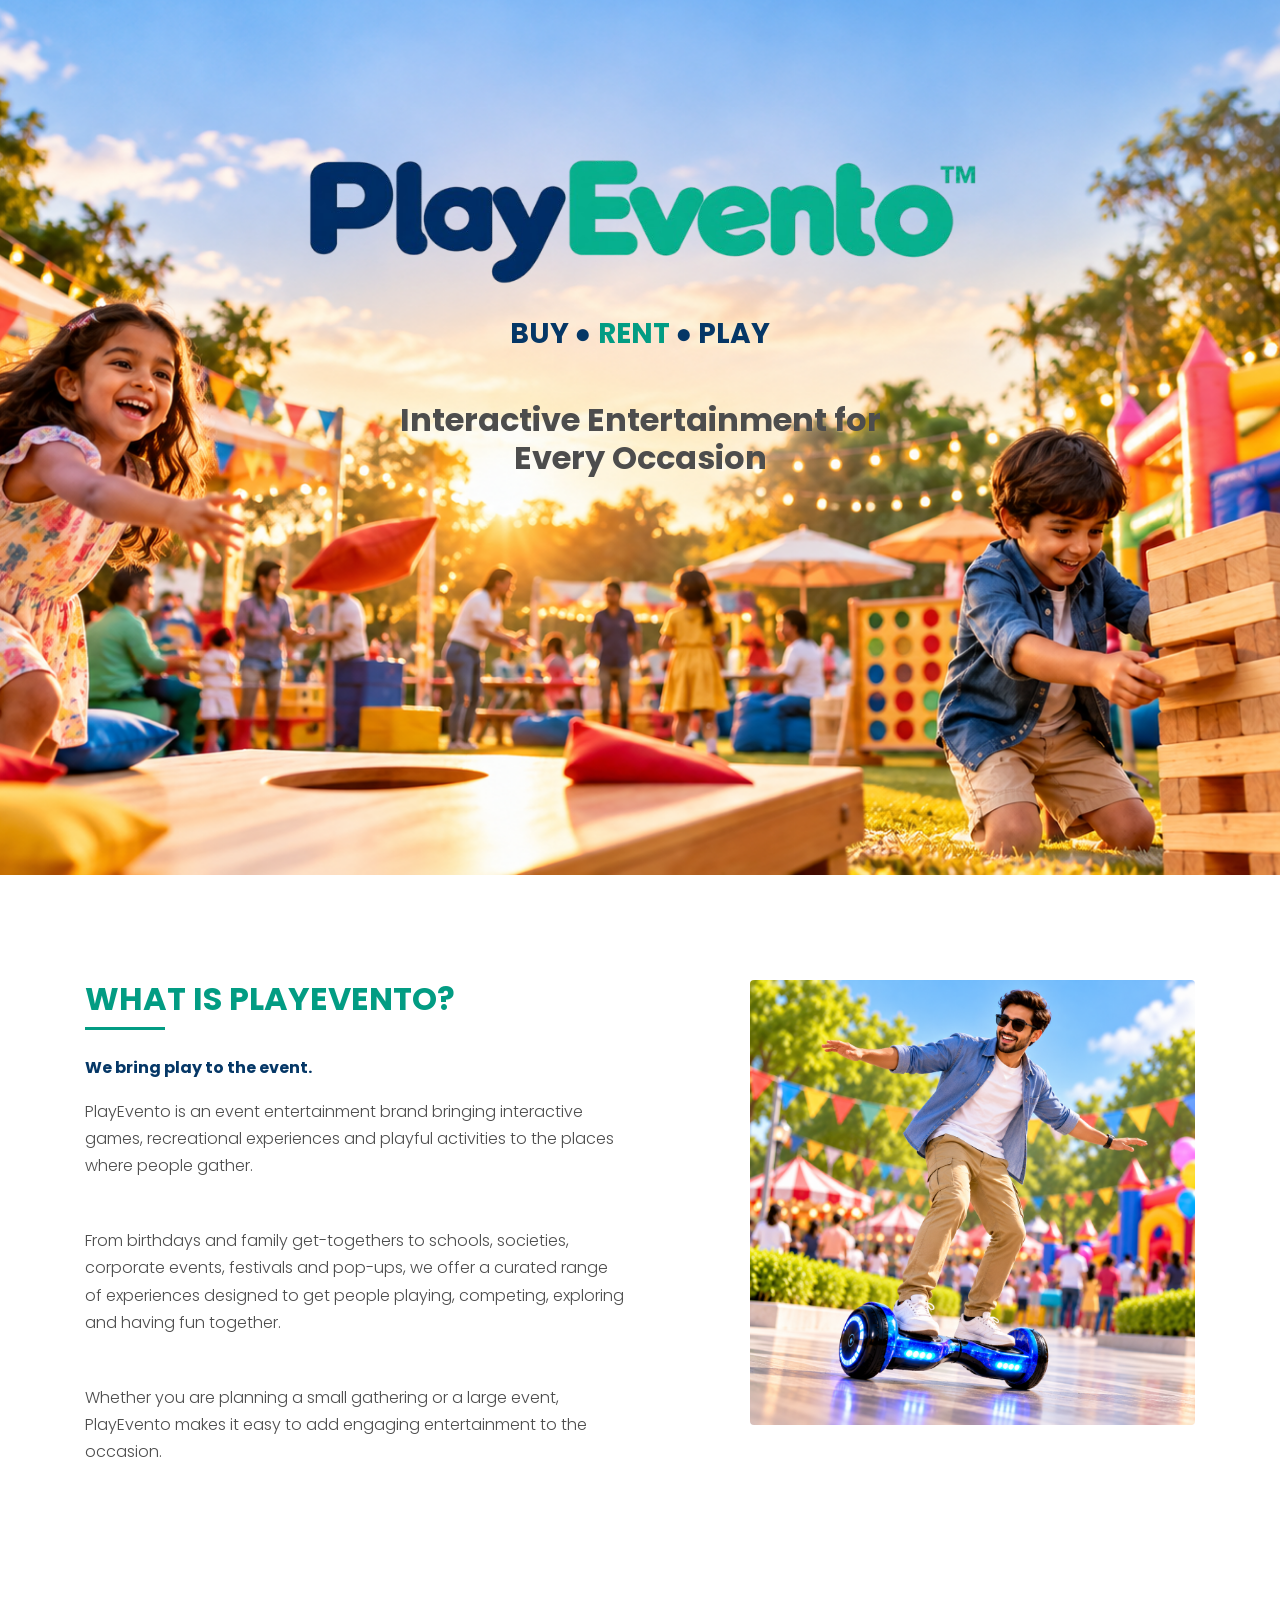
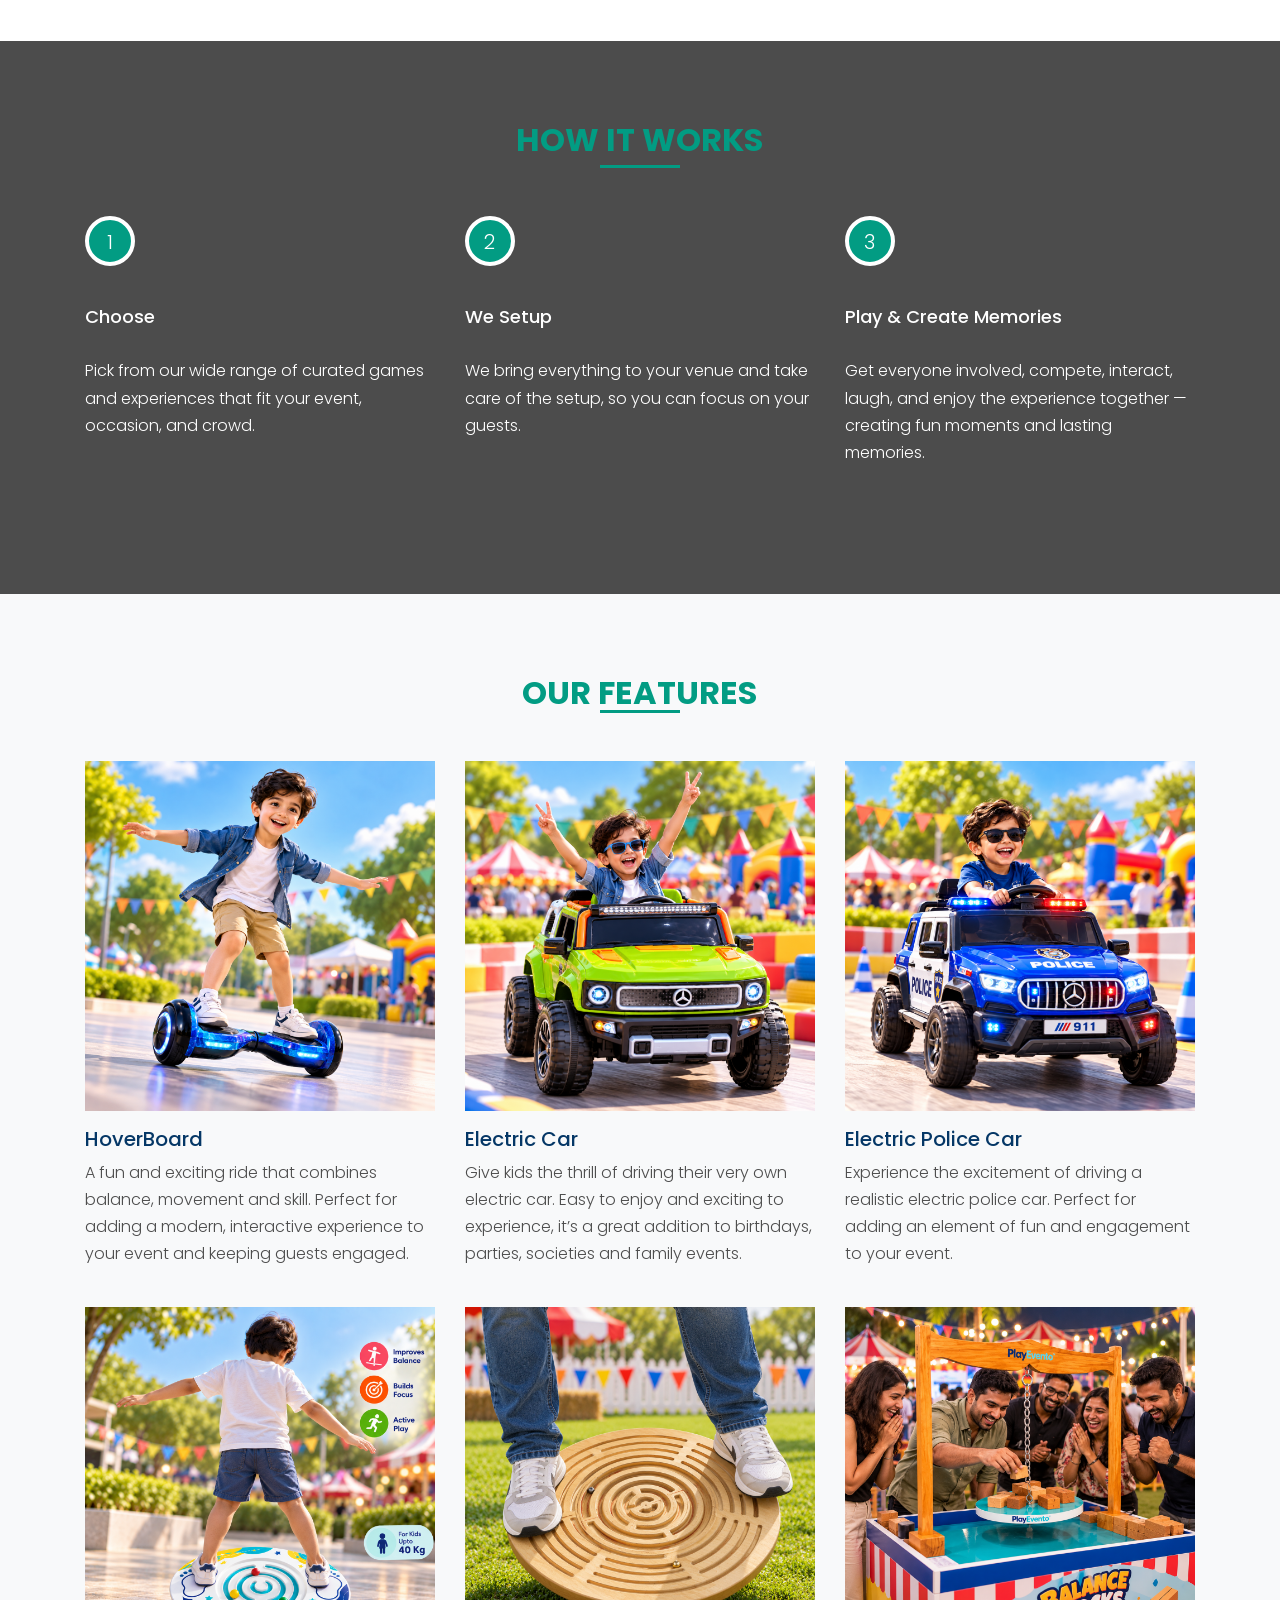
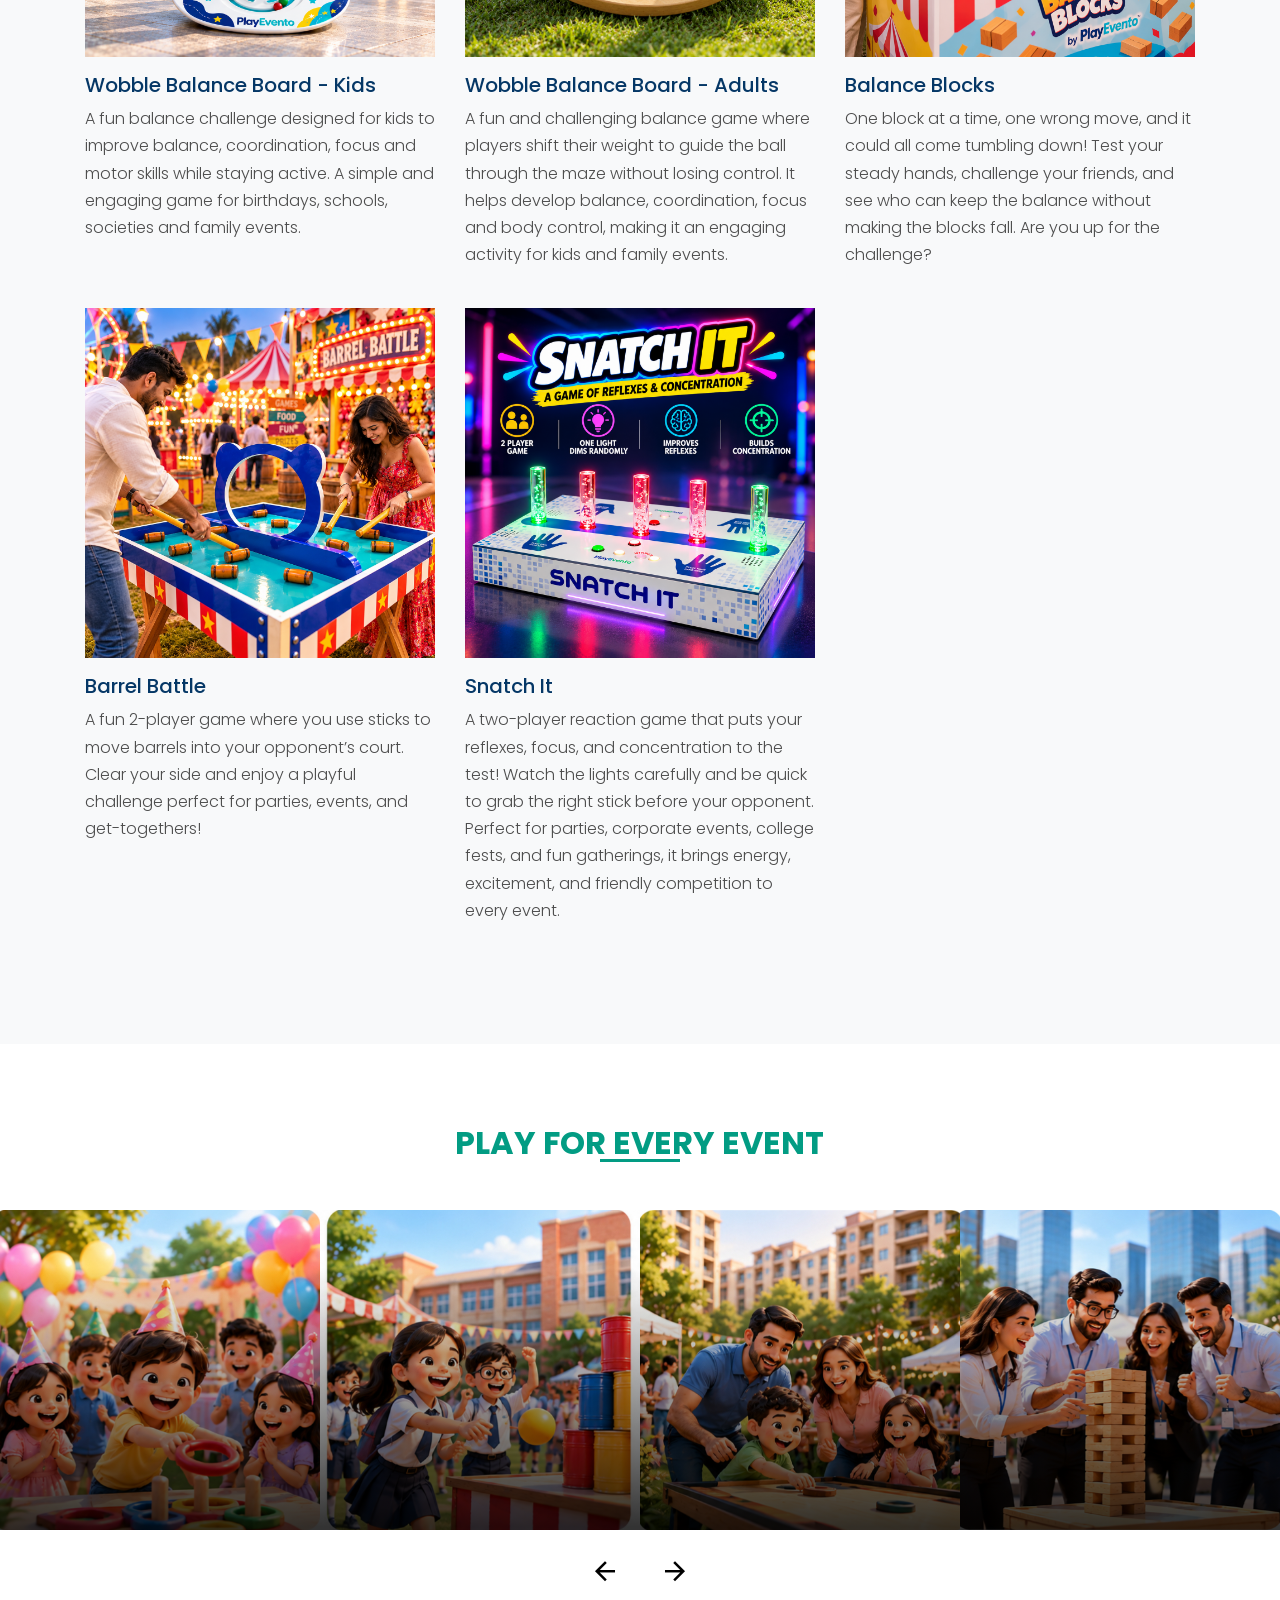
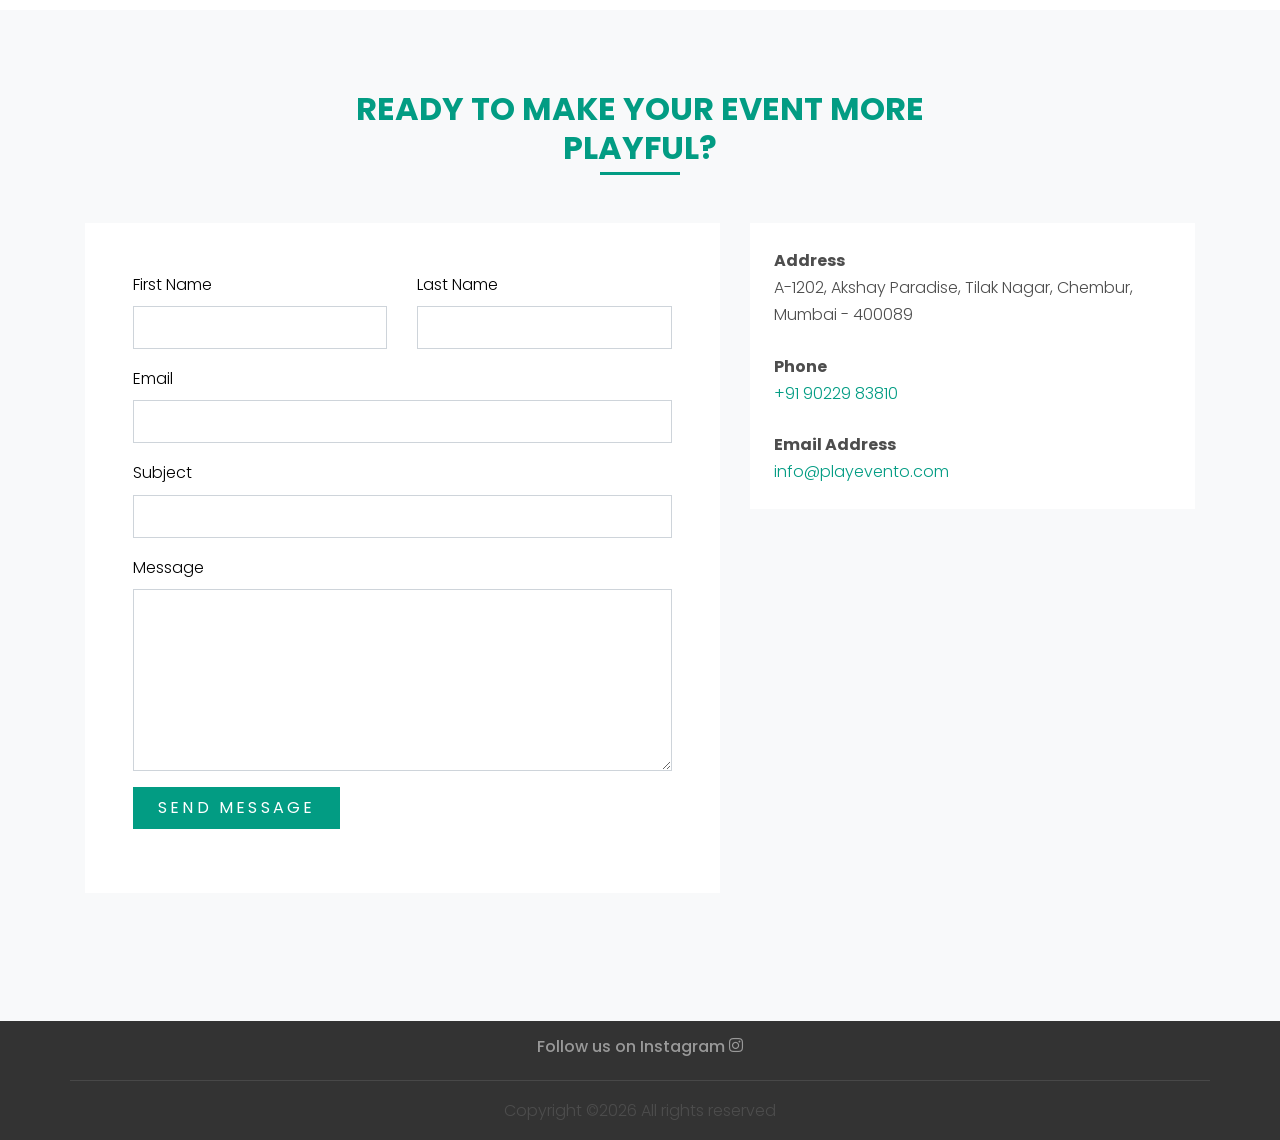
<file: index.html>
<!DOCTYPE html>
<html lang="en">
  <head>
    <title>PlayEvento</title>
    <meta charset="utf-8">
    <meta name="viewport" content="width=device-width, initial-scale=1, shrink-to-fit=no">

    <link rel="stylesheet" href="https://fonts.googleapis.com/css?family=Poppins:200,300,400,700,900|Display+Playfair:200,300,400,700"> 
    <link rel="stylesheet" href="fonts/icomoon/style.css">

    <link rel="stylesheet" href="css/bootstrap.min.css">
    <link rel="stylesheet" href="css/magnific-popup.css">
    <link rel="stylesheet" href="css/jquery-ui.css">
    <link rel="stylesheet" href="css/owl.carousel.min.css">
    <link rel="stylesheet" href="css/owl.theme.default.min.css">

    <link rel="stylesheet" href="css/bootstrap-datepicker.css">

    <link rel="stylesheet" href="fonts/flaticon/font/flaticon.css">



    <link rel="stylesheet" href="css/aos.css">

    <link rel="stylesheet" href="css/style.css">
    
  </head>
  <body data-spy="scroll" data-target=".site-navbar-target" data-offset="200">
  
  <!-- <div class="site-wrap"> -->

    <div class="site-mobile-menu site-navbar-target">
      <div class="site-mobile-menu-header">
        <div class="site-mobile-menu-close mt-3">
          <span class="icon-close2 js-menu-toggle"></span>
        </div>
      </div>
      <div class="site-mobile-menu-body"></div>
    </div>
    
    <header class="site-navbar py-3 js-site-navbar site-navbar-target d-none" role="banner" id="site-navbar">

      <div class="row align-items-center">
          
          <!-- <div class="col-11 col-xl-2 site-logo">
            <h1 class="mb-0"><a href="index.html" class="text-white h2 mb-0"><img src="images/PlayEvento_transparent_bg.png" width="150" alt="Logo"></a></h1>
          </div> -->
          <div class="col-12 col-md-12 d-none d-xl-block">
            <nav class="site-navigation position-relative text-right" role="navigation">

              <ul class="site-menu js-clone-nav mx-auto d-none d-lg-block">
                <li><a href="#section-home" class="nav-link">Home</a></li>
                <li class="has-children">
                  <a href="#section-about" class="nav-link">About Us</a>
                  <ul class="dropdown">
                    <li><a href="#section-how-it-works" class="nav-link">How It Works</a></li>
                    <!-- <li><a href="#section-our-team" class="nav-link">Our Team</a></li> -->
                  </ul>
                </li>
                <li><a href="#section-services" class="nav-link">Features</a></li>
                <li><a href="#section-industries" class="nav-link">Events</a></li>
                <!-- <li><a href="#section-blog" class="nav-link">Blog</a></li> -->
                <li><a href="#section-contact" class="nav-link">Contact</a></li>
              </ul>
            </nav>
          </div>


          <div class="d-inline-block d-xl-none mr-auto py-3 mx-4" style="position: relative; top: 3px;"><a href="#" class="site-menu-toggle js-menu-toggle"><span class="icon-menu h3"></span></a></div>

          </div>

        </div>
      
    </header>

  

    <div class="site-blocks-cover overlay" style="background-image: url(images/hero_bg.png);" data-aos="fade" data-stellar-background-ratio="0.5" id="section-home">
      <div class="container">
        <div class="row align-items-center justify-content-center text-center">

          <div class="col-md-8" data-aos="fade-up" data-aos-delay="400" style="margin-top: -25%;">
            
            <img src="images/PlayEvento_transparent_bg.png" style="width:100%" alt="Logo">
            <h3 class="text-white font-weight-light text-uppercase font-weight-bold" data-aos="fade-up" style="margin-top: -25px;
    font-family: 'Poppins';"><span style="color:#053766">BUY ●</span> <span style="color: #029c83">RENT</span> <span style="color:#053766">● PLAY</span></h1>
            <h2 class="mb-5" data-aos="fade-up" data-aos-delay="100" style="    margin-top: 50px;
    font-weight: 700;">Interactive Entertainment for <div>Every Occasion</div></h2>

          </div>
        </div>
      </div>
    </div>  

    <div class="site-section" id="section-about">
      <div class="container">
        <div class="row mb-5">
          
          <div class="col-md-5 ml-auto mb-5 order-md-2" data-aos="fade-up" data-aos-delay="100">
            <img src="images/about_us.png" alt="Image" class="img-fluid rounded">
          </div>
          <div class="col-md-6 order-md-1" data-aos="fade-up">
            <div class="text-left pb-1 border-primary mb-4">
              <h2 class="text-primary">What is PlayEvento?</h2>
            </div>
            <p><strong style="color:#053766;font-weight: bold;">We bring play to the event.</strong></p>
            <p class="mb-5">PlayEvento is an event entertainment brand bringing interactive games, recreational experiences and playful activities to the places where people gather.</p>

            <p class="mb-5">From birthdays and family get-togethers to schools, societies, corporate events, festivals and pop-ups, we offer a curated range of experiences designed to get people playing, competing, exploring and having fun together.</p>

            <p class="mb-5">Whether you are planning a small gathering or a large event, PlayEvento makes it easy to add engaging entertainment to the occasion.</p>
            
          </div>
          
        </div>
      </div>
    </div>
  
    <div class="site-section bg-image overlay" style="background-image: url('images/how_it_works.png');background-position: bottom;" id="section-how-it-works">
      <div class="container">
        <div class="row justify-content-center mb-5">
          <div class="col-md-7 text-center border-primary">
            <h2 class="font-weight-light text-primary" data-aos="fade">How It Works</h2>
          </div>
        </div>
        <div class="row">
          <div class="col-md-6 col-lg-4 mb-5 mb-lg-0" data-aos="fade" data-aos-delay="100">
            <div class="how-it-work-item">
              <span class="number">1</span>
              <div class="how-it-work-body">
                <h2>Choose</h2>
                <p class="mb-5">Pick from our wide range of curated games and experiences that fit your event, occasion, and crowd.</p>
              </div>
            </div>
          </div>

          <div class="col-md-6 col-lg-4 mb-5 mb-lg-0" data-aos="fade" data-aos-delay="200">
            <div class="how-it-work-item">
              <span class="number">2</span>
              <div class="how-it-work-body">
                <h2>We Setup</h2>
                <p class="mb-5">We bring everything to your venue and take care of the setup, so you can focus on your guests.</p>
              
              </div>
            </div>
          </div>

          <div class="col-md-6 col-lg-4 mb-5 mb-lg-0" data-aos="fade" data-aos-delay="300">
            <div class="how-it-work-item">
              <span class="number">3</span>
              <div class="how-it-work-body">
                <h2>Play & Create Memories</h2>
                <p class="mb-5">Get everyone involved, compete, interact, laugh, and enjoy the experience together — creating fun moments and lasting memories.</p>
                
              </div>
            </div>
          </div>

        </div>
      </div>
    </div>

    <!-- <div class="site-section border-bottom" id="section-our-team">
      <div class="container">
        <div class="row justify-content-center mb-5">
          <div class="col-md-7 text-center border-primary">
            <h2 class="font-weight-light text-primary" data-aos="fade">Our Team</h2>
          </div>
        </div>
        <div class="row">
          <div class="col-md-6 col-lg-4 mb-5 mb-lg-0" data-aos="fade" data-aos-delay="100">
            <div class="person">
              <img src="images/person_1.jpg" alt="Image" class="img-fluid rounded mb-5 w-75 rounded-circle">
              <h3>Christine Rooster</h3>
              <p class="position text-muted">Co-Founder, President</p>
              <p class="mb-4">Lorem ipsum dolor sit amet consectetur adipisicing elit. Nisi at consequatur unde molestiae quidem provident voluptatum deleniti quo iste error eos est praesentium distinctio cupiditate tempore suscipit inventore deserunt tenetur.</p>
              <ul class="ul-social-circle">
                <li><a href="#"><span class="icon-facebook"></span></a></li>
                <li><a href="#"><span class="icon-twitter"></span></a></li>
                <li><a href="#"><span class="icon-linkedin"></span></a></li>
                <li><a href="#"><span class="icon-instagram"></span></a></li>
              </ul>
            </div>
          </div>
          <div class="col-md-6 col-lg-4 mb-5 mb-lg-0" data-aos="fade" data-aos-delay="200">
            <div class="person">
              <img src="images/person_2.jpg" alt="Image" class="img-fluid rounded mb-5 w-75 rounded-circle">
              <h3>Brandon Sharp</h3>
              <p class="position text-muted">Co-Founder, COO</p>
              <p class="mb-4">Lorem ipsum dolor sit amet consectetur adipisicing elit. Nisi at consequatur unde molestiae quidem provident voluptatum deleniti quo iste error eos est praesentium distinctio cupiditate tempore suscipit inventore deserunt tenetur.</p>
              <ul class="ul-social-circle">
                <li><a href="#"><span class="icon-facebook"></span></a></li>
                <li><a href="#"><span class="icon-twitter"></span></a></li>
                <li><a href="#"><span class="icon-linkedin"></span></a></li>
                <li><a href="#"><span class="icon-instagram"></span></a></li>
              </ul>
            </div>
          </div>
          <div class="col-md-6 col-lg-4 mb-5 mb-lg-0" data-aos="fade" data-aos-delay="300">
            <div class="person">
              <img src="images/person_4.jpg" alt="Image" class="img-fluid rounded mb-5 w-75 rounded-circle">
              <h3>Connor Hodson</h3>
              <p class="position text-muted">Marketing</p>
              <p class="mb-4">Lorem ipsum dolor sit amet consectetur adipisicing elit. Nisi at consequatur unde molestiae quidem provident voluptatum deleniti quo iste error eos est praesentium distinctio cupiditate tempore suscipit inventore deserunt tenetur.</p>
              <ul class="ul-social-circle">
                <li><a href="#"><span class="icon-facebook"></span></a></li>
                <li><a href="#"><span class="icon-twitter"></span></a></li>
                <li><a href="#"><span class="icon-linkedin"></span></a></li>
                <li><a href="#"><span class="icon-instagram"></span></a></li>
              </ul>
            </div>
          </div>
        </div>
      </div>
    </div> -->





    <div class="site-section bg-light" id="section-services">
      <div class="container">
        <div class="row justify-content-center mb-5" data-aos="fade-up">
          <div class="col-md-7 text-center border-primary">
            <h2 class="mb-0 text-primary">Our Features</h2>
          </div>
        </div>
        <div class="row align-items-stretch">
          <div class="col-md-6 col-lg-4 mb-4 mb-lg-4" data-aos="fade-up">
            <div class="unit-4 d-flex">
              <div>
                <img src="images/hoverboard.png" alt="HoverBoard" class="img-fluid mb-3">
                <h3 style="color:#053766">HoverBoard</h3>
                <p>A fun and exciting ride that combines balance, movement and skill. Perfect for adding a modern, interactive experience to your event and keeping guests engaged.</p>
                
              </div>
            </div>
          </div>
          <div class="col-md-6 col-lg-4 mb-4 mb-lg-4" data-aos="fade-up" data-aos-delay="100">
            <div class="unit-4 d-flex">
              <div>
                 <img src="images/electric_car.png" alt="Electric Car" class="img-fluid mb-3">
                <h3 style="color:#053766" >Electric Car</h3>
                <p>Give kids the thrill of driving their very own electric car. Easy to enjoy and exciting to experience, it’s a great addition to birthdays, parties, societies and family events.</p>
              </div>
            </div>
          </div>
          <div class="col-md-6 col-lg-4 mb-4 mb-lg-4" data-aos="fade-up" data-aos-delay="200">
            <div class="unit-4 d-flex">
              <div>
                 <img src="images/electric_police_car.png" alt="Electric Police Car" class="img-fluid mb-3">
                <h3 style="color:#053766">Electric Police Car</h3>
                <p>Experience the excitement of driving a realistic electric police car. Perfect for adding an element of fun and engagement to your event.</p>
              </div>
            </div>
          </div>

           <div class="col-md-6 col-lg-4 mb-4 mb-lg-4" data-aos="fade-up" data-aos-delay="200">
            <div class="unit-4 d-flex">
              <div>
                 <img src="images/maze_board_kids.png" alt="Wobble Balance Board - Kids" class="img-fluid mb-3">
                <h3 style="color:#053766">Wobble Balance Board - Kids</h3>
                <p>A fun balance challenge designed for kids to improve balance, coordination, focus and motor skills while staying active. A simple and engaging game for birthdays, schools, societies and family events.</p>
              </div>
            </div>
          </div>

           <div class="col-md-6 col-lg-4 mb-4 mb-lg-4" data-aos="fade-up" data-aos-delay="200">
            <div class="unit-4 d-flex">
              <div>
                 <img src="images/wobble-maze-adults.png" alt="Wobble Balance Board - Adults" class="img-fluid mb-3">
                <h3 style="color:#053766">Wobble Balance Board - Adults</h3>
                <p>A fun and challenging balance game where players shift their weight to guide the ball through the maze without losing control. It helps develop balance, coordination, focus and body control, making it an engaging activity for kids and family events.</p>
              </div>
            </div>
          </div>

          <div class="col-md-6 col-lg-4 mb-4 mb-lg-4" data-aos="fade-up" data-aos-delay="200">
            <div class="unit-4 d-flex">
              <div>
                 <img src="images/balance_blocks.png" alt="Balance Blocks" class="img-fluid mb-3">
                <h3 style="color:#053766">Balance Blocks</h3>
                <p>One block at a time, one wrong move, and it could all come tumbling down! Test your steady hands, challenge your friends, and see who can keep the balance without making the blocks fall. Are you up for the challenge?</p>
              </div>
            </div>
          </div>

          <div class="col-md-6 col-lg-4 mb-4 mb-lg-4" data-aos="fade-up" data-aos-delay="200">
            <div class="unit-4 d-flex">
              <div>
                 <img src="images/barrel-battle.png" alt="Barrel Battle" class="img-fluid mb-3">
                <h3 style="color:#053766">Barrel Battle</h3>
                <p>A fun 2-player game where you use sticks to move barrels into your opponent’s court. Clear your side and enjoy a playful challenge perfect for parties, events, and get-togethers!</p>
              </div>
            </div>
          </div>


          <div class="col-md-6 col-lg-4 mb-4 mb-lg-4" data-aos="fade-up" data-aos-delay="200">
            <div class="unit-4 d-flex">
              <div>
                 <img src="images/snatch-it.png" alt="Snatch It" class="img-fluid mb-3">
                <h3 style="color:#053766">Snatch It</h3>
                <p>A two-player reaction game that puts your reflexes, focus, and concentration to the test! Watch the lights carefully and be quick to grab the right stick before your opponent. Perfect for parties, corporate events, college fests, and fun gatherings, it brings energy, excitement, and friendly competition to every event.</p>
              </div>
            </div>
          </div>



        </div>
      </div>
    </div>

    

    <div class="site-section block-13" id="section-industries">

      <div class="container">
        <div class="row justify-content-center mb-5">
          <div class="col-md-7 text-center border-primary">
            <h2 class="mb-0 text-primary">Play for Every Event</h2>
          </div>
        </div>
      </div>

      <div class="owl-carousel nonloop-block-13">
        <div>
          <a href="#" class="unit-1 text-center">
            <img src="images/birthday.png" alt="Image" class="img-fluid">
            <div class="unit-1-text">
              <h3 class="unit-1-heading">BIRTHDAYS</h3>
            </div>
          </a>
        </div>

        <div>
          <a href="#" class="unit-1 text-center">
            <img src="images/school.png" alt="Image" class="img-fluid">
            <div class="unit-1-text">
              <h3 class="unit-1-heading">SCHOOLS</h3>
            </div>
          </a>
        </div>

        <div>
          <a href="#" class="unit-1 text-center">
            <img src="images/societies.png" alt="Image" class="img-fluid">
            <div class="unit-1-text">
              <h3 class="unit-1-heading">SOCIETIES</h3>
            </div>
          </a>
        </div>

        <div>
          <a href="#" class="unit-1 text-center">
            <img src="images/corporate.png" alt="Image" class="img-fluid">
            <div class="unit-1-text">
              <h3 class="unit-1-heading">CORPORATE</h3>
            </div>
          </a>
        </div>

        <div>
          <a href="#" class="unit-1 text-center">
            <img src="images/festivals.png" alt="Image" class="img-fluid">
            <div class="unit-1-text">
              <h3 class="unit-1-heading">FESTIVALS</h3>
            </div>
          </a>
        </div>

         <div>
          <a href="#" class="unit-1 text-center">
            <img src="images/pop-ups.png" alt="Image" class="img-fluid">
            <div class="unit-1-text">
              <h3 class="unit-1-heading">POP-UPS</h3>
            </div>
          </a>
        </div>

        <div>
          <a href="#" class="unit-1 text-center">
            <img src="images/fam-jam.png" alt="Image" class="img-fluid">
            <div class="unit-1-text">
              <h3 class="unit-1-heading">FAM-JAM</h3>
            </div>
          </a>
        </div>


      </div>
    </div>


    <!-- <div class="site-blocks-cover overlay inner-page-cover" style="background-image: url(images/hero_bg.png); background-attachment: fixed;">
      <div class="container">
        <div class="row align-items-center justify-content-center text-center">

          <div class="col-md-7" data-aos="fade-up">
            <a href="https://vimeo.com/channels/staffpicks/93951774" class="play-single-big mb-4 d-inline-block popup-vimeo"><span class="icon-play"></span></a>
            <h2 class="text-white font-weight-light mb-5 h1">Watch The Video</h2>
            
          </div>
        </div>
      </div>
    </div>   -->
    
    <!-- <div class="site-section border-bottom">
      <div class="container">

        <div class="row justify-content-center mb-5">
          <div class="col-md-7 text-center border-primary">
            <h2 class="font-weight-light text-primary">Testimonials</h2>
          </div>
        </div>

        <div class="slide-one-item home-slider owl-carousel">
          <div>
            <div class="testimonial">
              <figure class="mb-4">
                <img src="images/person_1.jpg" alt="Image" class="img-fluid mb-3">
                
              </figure>
              <blockquote>
                <p>&ldquo;Lorem ipsum dolor sit amet consectetur adipisicing elit. Consectetur unde reprehenderit aperiam quaerat fugiat repudiandae explicabo animi minima fuga beatae illum eligendi incidunt consequatur. Amet dolores excepturi earum unde iusto.&rdquo;</p>
                <p class="author"> &mdash; John Trump</p>
              </blockquote>
            </div>
          </div>
          <div>
            <div class="testimonial">
              <figure class="mb-4">
                <img src="images/person_2.jpg" alt="Image" class="img-fluid mb-3">
                
              </figure>
              <blockquote>
                <p>&ldquo;Lorem ipsum dolor sit amet consectetur adipisicing elit. Consectetur unde reprehenderit aperiam quaerat fugiat repudiandae explicabo animi minima fuga beatae illum eligendi incidunt consequatur. Amet dolores excepturi earum unde iusto.&rdquo;</p>
                <p class="author"> &mdash; Roger Moore</p>
              </blockquote>
            </div>
          </div>

          <div>
            <div class="testimonial">
              <figure class="mb-4">
                <img src="images/person_4.jpg" alt="Image" class="img-fluid mb-3">
              </figure>
              <blockquote>
                <p>&ldquo;Lorem ipsum dolor sit amet consectetur adipisicing elit. Consectetur unde reprehenderit aperiam quaerat fugiat repudiandae explicabo animi minima fuga beatae illum eligendi incidunt consequatur. Amet dolores excepturi earum unde iusto.&rdquo;</p>
                <p class="author"> &mdash; Ben Carson</p>
              </blockquote>
            </div>
          </div>

          <div>
            <div class="testimonial">
              <figure class="mb-4">
                <img src="images/person_5.jpg" alt="Image" class="img-fluid mb-3">
              </figure>
              <blockquote>
                <p>&ldquo;Lorem ipsum dolor sit amet consectetur adipisicing elit. Consectetur unde reprehenderit aperiam quaerat fugiat repudiandae explicabo animi minima fuga beatae illum eligendi incidunt consequatur. Amet dolores excepturi earum unde iusto.&rdquo;</p>
                <p class="author"> &mdash; Jed Smith</p>
              </blockquote>
            </div>
          </div>

        </div>
      </div>
    </div> -->

    <!-- <div class="site-section" id="section-blog">
      <div class="container">
        <div class="row justify-content-center mb-5">
          <div class="col-md-7 text-center border-primary">
            <h2 class="font-weight-light text-primary">Our Blog</h2>
            <p class="color-black-opacity-5">See Our Daily News &amp; Updates</p>
          </div>
        </div>
        <div class="row mb-5 align-items-stretch">
          <div class="col-md-6 col-lg-4 mb-4 mb-lg-4" data-aos="fade-up">
            <div class="h-entry">
              <a href="single.html"><img src="images/blog_1.jpg" alt="Image" class="img-fluid"></a>
              <h2 class="font-size-regular"><a href="single.html">How Logistics Company Improve Spendings</a></h2>
              <div class="meta mb-4">by Jed Wilson <span class="mx-2">&bullet;</span> Jan 18, 2019 <span class="mx-2">&bullet;</span> <a href="#">News</a></div>
              <p>Lorem ipsum dolor sit amet consectetur adipisicing elit. Natus eligendi nobis ea maiores sapiente veritatis reprehenderit suscipit quaerat rerum voluptatibus a eius.</p>
            </div> 
          </div>
          <div class="col-md-6 col-lg-4 mb-4 mb-lg-4" data-aos="fade-up" data-aos-delay="100">
            <div class="h-entry">
              <a href="single.html"><img src="images/blog_2.jpg" alt="Image" class="img-fluid"></a>
              <h2 class="font-size-regular"><a href="single.html">How Logistics Company Improve Spendings</a></h2>
              <div class="meta mb-4">by Jed Wilson <span class="mx-2">&bullet;</span> Jan 18, 2019 <span class="mx-2">&bullet;</span> <a href="#">News</a></div>
              <p>Lorem ipsum dolor sit amet consectetur adipisicing elit. Natus eligendi nobis ea maiores sapiente veritatis reprehenderit suscipit quaerat rerum voluptatibus a eius.</p>
            </div> 
          </div>
          <div class="col-md-6 col-lg-4 mb-4 mb-lg-4" data-aos="fade-up" data-aos-delay="200">
            <div class="h-entry">
              <a href="single.html"><img src="images/blog_3.jpg" alt="Image" class="img-fluid"></a>
              <h2 class="font-size-regular"><a href="single.html">How Logistics Company Improve Spendings</a></h2>
              <div class="meta mb-4">by Jed Wilson <span class="mx-2">&bullet;</span> Jan 18, 2019 <span class="mx-2">&bullet;</span> <a href="#">News</a></div>
              <p>Lorem ipsum dolor sit amet consectetur adipisicing elit. Natus eligendi nobis ea maiores sapiente veritatis reprehenderit suscipit quaerat rerum voluptatibus a eius.</p>
            </div>
          </div>
        </div>
        <div class="row">
          <div class="col-12 text-center" data-aos="fade-up" data-aos-delay="300">
            <p class="mb-0"><a href="https://free-template.co" class="btn btn-primary py-3 px-5 text-white">View All Blog Posts</a></p>
          </div>
        </div>
      </div>
    </div> -->

    <div class="site-section bg-light" id="section-contact">
      <div class="container">
        <div class="row justify-content-center mb-5">
          <div class="col-md-7 text-center border-primary">
            <h2 class="font-weight-light text-primary">Ready to make your event more playful?</h2>
          </div>
        </div>
        <div class="row">
          <div class="col-md-7 mb-5">

            

            <!-- Hidden iframe -->
            <iframe
                name="contactFormFrame"
                id="contactFormFrame"
                style="display:none;">
            </iframe>


            <form
                id="contactForm"
                action="https://script.google.com/macros/s/AKfycbyqUjkToWrR8fm05ZPOTmFEZYA0bkfd1Y-18rYvLQDJtNRJ7bbNjZz0XFhgVGF-BbnTPA/exec"
                method="POST"
                target="contactFormFrame"
                class="p-5 bg-white">

                <!-- First Name + Last Name -->
                <div class="row form-group">

                    <div class="col-md-6 mb-3 mb-md-0">

                        <label class="text-black" for="fname">
                            First Name
                        </label>

                        <input
                            type="text"
                            id="fname"
                            name="fname"
                            class="form-control"
                            required>

                    </div>


                    <div class="col-md-6">

                        <label class="text-black" for="lname">
                            Last Name
                        </label>

                        <input
                            type="text"
                            id="lname"
                            name="lname"
                            class="form-control"
                            required>

                    </div>

                </div>


                <!-- Email -->
                <div class="row form-group">

                    <div class="col-md-12">

                        <label class="text-black" for="email">
                            Email
                        </label>

                        <input
                            type="email"
                            id="email"
                            name="email"
                            class="form-control"
                            required>

                    </div>

                </div>


                <!-- Subject -->
                <div class="row form-group">

                    <div class="col-md-12">

                        <label class="text-black" for="subject">
                            Subject
                        </label>

                        <input
                            type="text"
                            id="subject"
                            name="subject"
                            class="form-control"
                            required>

                    </div>

                </div>


                <!-- Message -->
                <div class="row form-group">

                    <div class="col-md-12">

                        <label class="text-black" for="message">
                            Message
                        </label>

                        <textarea
                            name="message"
                            id="message"
                            cols="30"
                            rows="7"
                            class="form-control"
                            required></textarea>

                    </div>

                </div>


                <!-- Submit -->
                <div class="row form-group">

                    <div class="col-md-12">

                        <input
                            type="submit"
                            id="submitBtn"
                            value="Send Message"
                            class="btn btn-primary py-2 px-4 text-white">


                        <!-- Success -->
                        <div
                            id="formSuccess"
                            style="
                                display:none;
                                margin-top:15px;
                                color:#198754;
                                font-weight:600;
                            ">

                            Thank you! Your message has been sent successfully.
                            We'll get back to you soon.

                        </div>


                        <!-- Error -->
                        <div
                            id="formError"
                            style="
                                display:none;
                                margin-top:15px;
                                color:#dc3545;
                                font-weight:600;
                            ">

                            Sorry, we couldn't send your message.
                            Please try again.

                        </div>

                    </div>

                </div>

            </form>


            <script>

            (function () {

                var form = document.getElementById("contactForm");

                var submitBtn = document.getElementById("submitBtn");

                var successMessage =
                    document.getElementById("formSuccess");

                var errorMessage =
                    document.getElementById("formError");


                /*
                * Listen for response from Google Apps Script
                */

                window.addEventListener("message", function (event) {

                    if (!event.data) {
                        return;
                    }


                    /*
                    * SUCCESS
                    */

                    if (event.data.status === "success") {

                        form.reset();

                        submitBtn.disabled = false;

                        submitBtn.value = "Send Message";

                        successMessage.style.display = "block";

                        errorMessage.style.display = "none";

                    }


                    /*
                    * ERROR
                    */

                    if (event.data.status === "error") {

                        submitBtn.disabled = false;

                        submitBtn.value = "Send Message";

                        errorMessage.style.display = "block";

                        successMessage.style.display = "none";

                        console.error(
                            "PlayEvento form error:",
                            event.data.message
                        );

                    }

                });


                /*
                * FORM SUBMISSION
                */

                form.addEventListener("submit", function () {

                    successMessage.style.display = "none";

                    errorMessage.style.display = "none";

                    submitBtn.disabled = true;

                    submitBtn.value = "Sending...";

                });

            })();

            </script>





          </div>
          <div class="col-md-5">
            
            <div class="p-4 mb-3 bg-white">
              <p class="mb-0 font-weight-bold">Address</p>
              <p class="mb-4">A-1202, Akshay Paradise, Tilak Nagar, Chembur, Mumbai - 400089</p>

              <p class="mb-0 font-weight-bold">Phone</p>
              <p class="mb-4"><a href="tel:+919022983810">+91 90229 83810</a></p>

              <p class="mb-0 font-weight-bold">Email Address</p>
              <p class="mb-0"><a href="mailto:info@playevento.com">info@playevento.com</a></p>

            </div>
            

          </div>
        </div>
      </div>
    </div>
  
    
    <footer class="site-footer">
      <div class="container">
        <div class="row">
          <div class="col-md-12">
            <div class="row">
              <!-- <div class="col-md-5 mr-auto">
                <h2 class="footer-heading mb-4">About Us</h2>
                <p>Lorem ipsum dolor sit amet consectetur adipisicing elit. Aperiam iure deserunt ut architecto dolores quo beatae laborum aliquam ipsam rem impedit obcaecati ea consequatur.</p>
              </div>
              
              <div class="col-md-3">
                <h2 class="footer-heading mb-4">Quick Links</h2>
                <ul class="list-unstyled">
                  <li><a href="#">About Us</a></li>
                  <li><a href="#">Services</a></li>
                  <li><a href="#">Testimonials</a></li>
                  <li><a href="#">Contact Us</a></li>
                </ul>
              </div> -->
              <div class="col-md-4"></div>
              <div class="col-md-4 text-center">
                <h2 class="footer-heading mb-4"><a target="_blank" href="https://www.instagram.com/playevento.in?" class="pl-3 pr-3">Follow us on Instagram <span class="icon-instagram"></span></a></h2>
                
              </div>

              <div class="col-md-12 text-center border-top pt-3">
                Copyright &copy;<script>document.write(new Date().getFullYear());</script> All rights reserved
              </div>
            </div>
          </div>
          <!-- <div class="col-md-3">
            <h2 class="footer-heading mb-4">Subscribe Newsletter</h2>
            <form action="#" method="post">
              <div class="input-group mb-3">
                <input type="text" class="form-control border-secondary text-white bg-transparent" placeholder="Enter Email" aria-label="Enter Email" aria-describedby="button-addon2">
                <div class="input-group-append">
                  <button class="btn btn-primary text-white" type="button" id="button-addon2">Send</button>
                </div>
              </div>
            </form>
          </div> -->
        </div>
      </div>
    </footer>
  <!-- </div> -->

  <script src="js/jquery-3.3.1.min.js"></script>
  <script src="js/jquery-migrate-3.0.1.min.js"></script>
  <script src="js/jquery-ui.js"></script>
  <script src="js/jquery.easing.1.3.js"></script>
  <script src="js/popper.min.js"></script>
  <script src="js/bootstrap.min.js"></script>
  <script src="js/owl.carousel.min.js"></script>
  <script src="js/jquery.stellar.min.js"></script>
  <script src="js/jquery.countdown.min.js"></script>
  <script src="js/jquery.magnific-popup.min.js"></script>
  <script src="js/bootstrap-datepicker.min.js"></script>
  <script src="js/aos.js"></script>

  <script src="js/main.js"></script>
    
  </body>
</html>
</file>
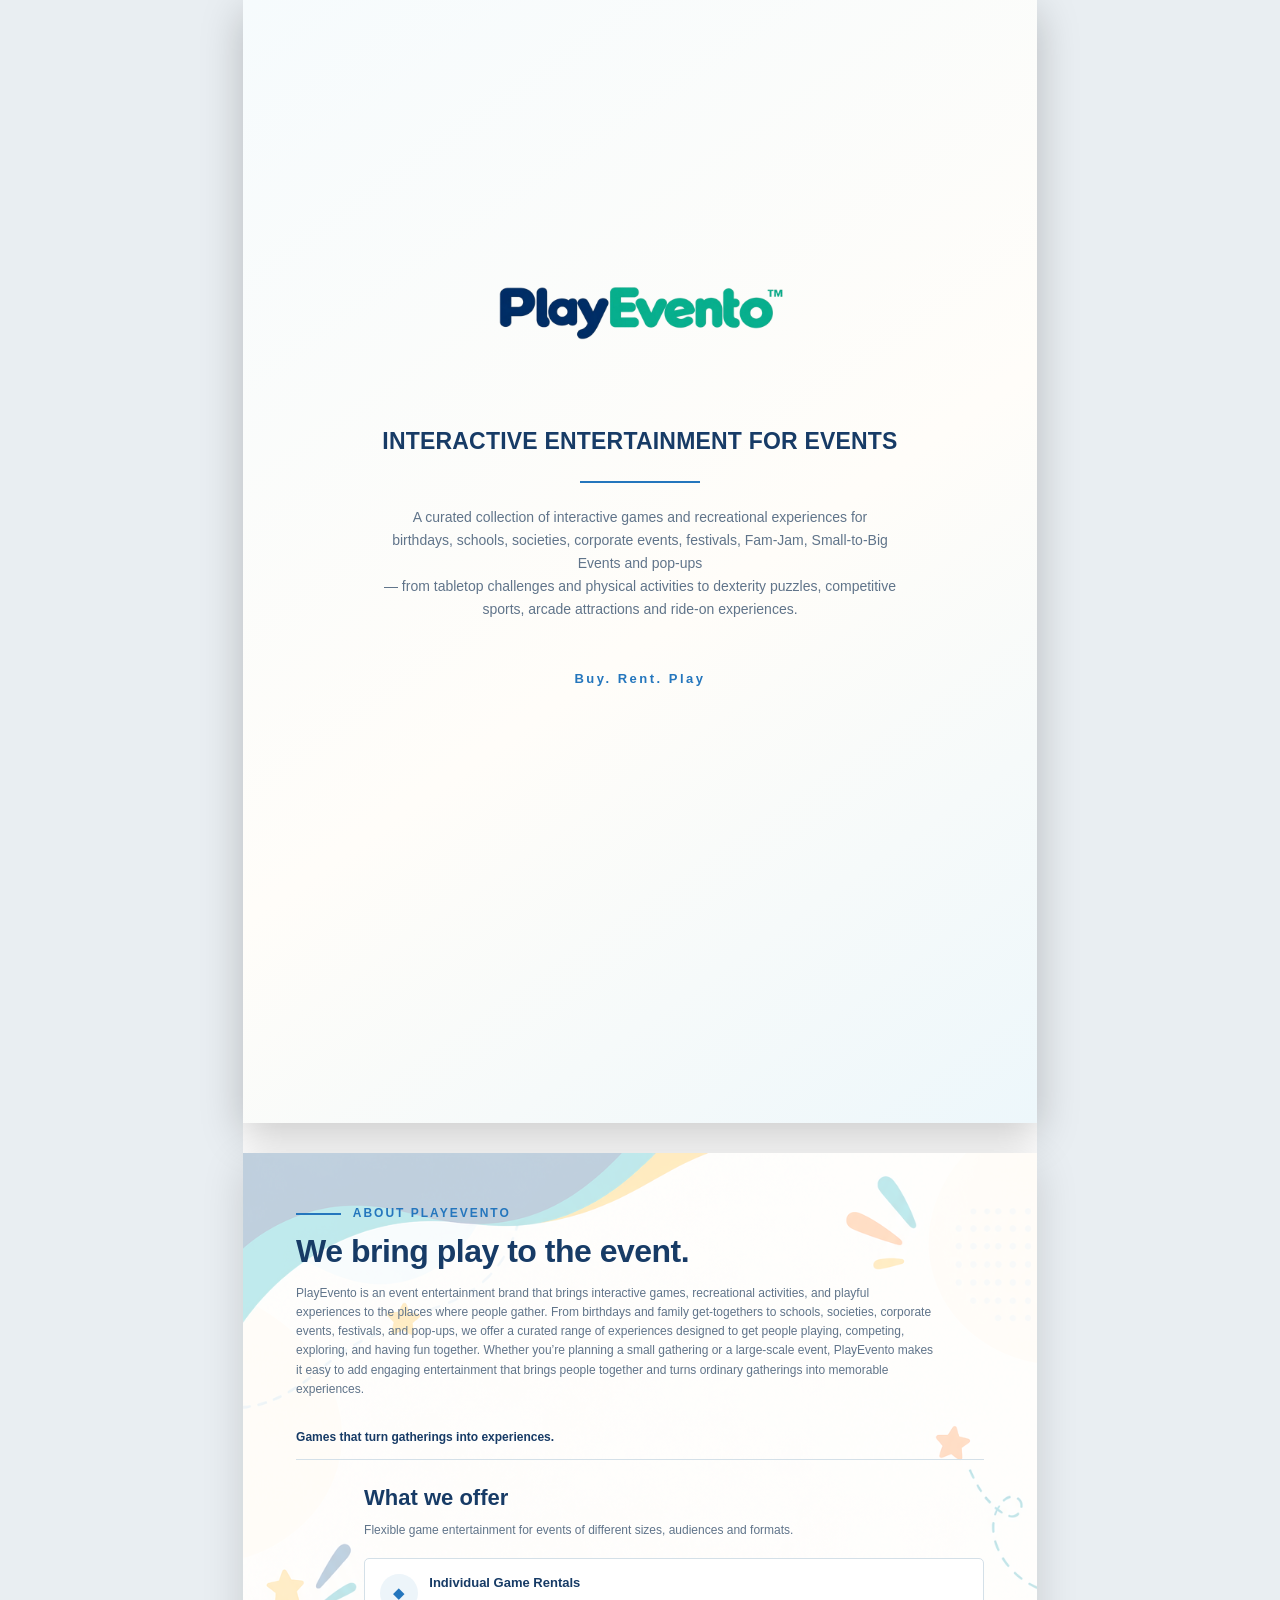
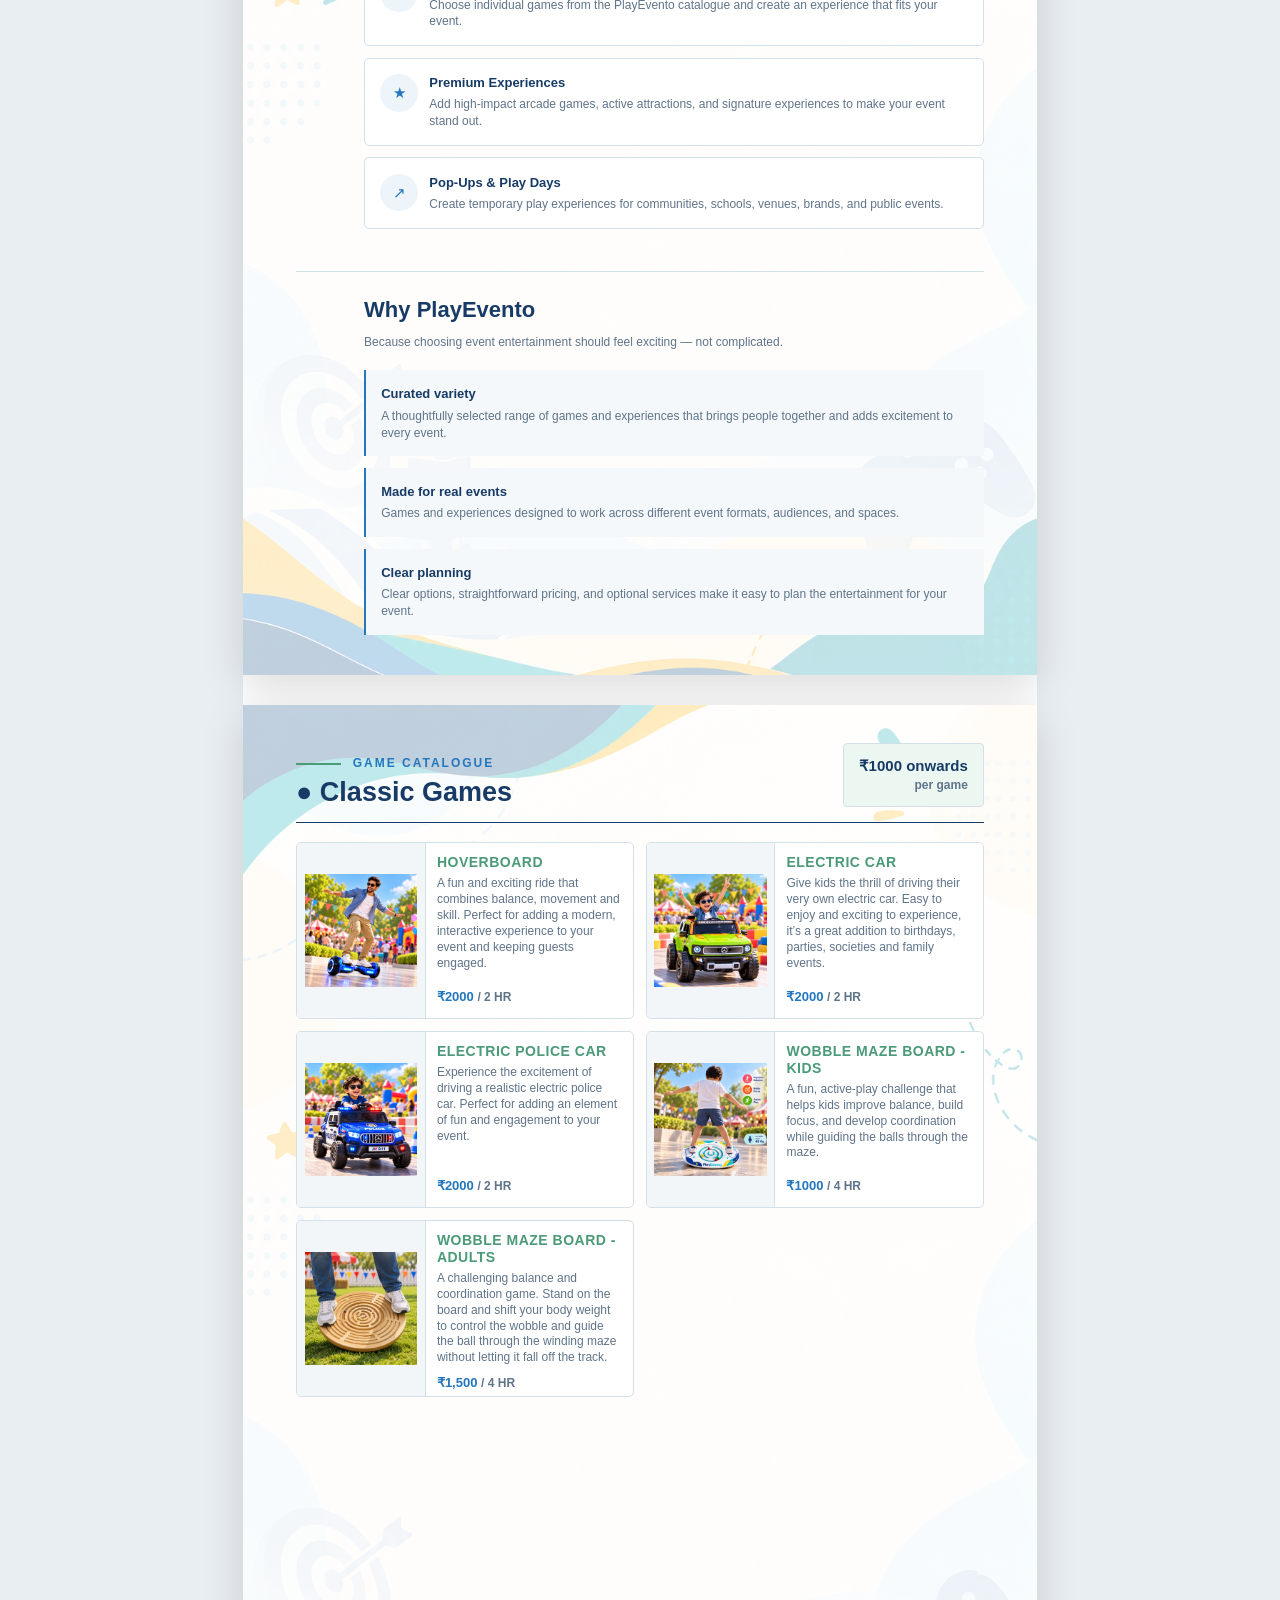
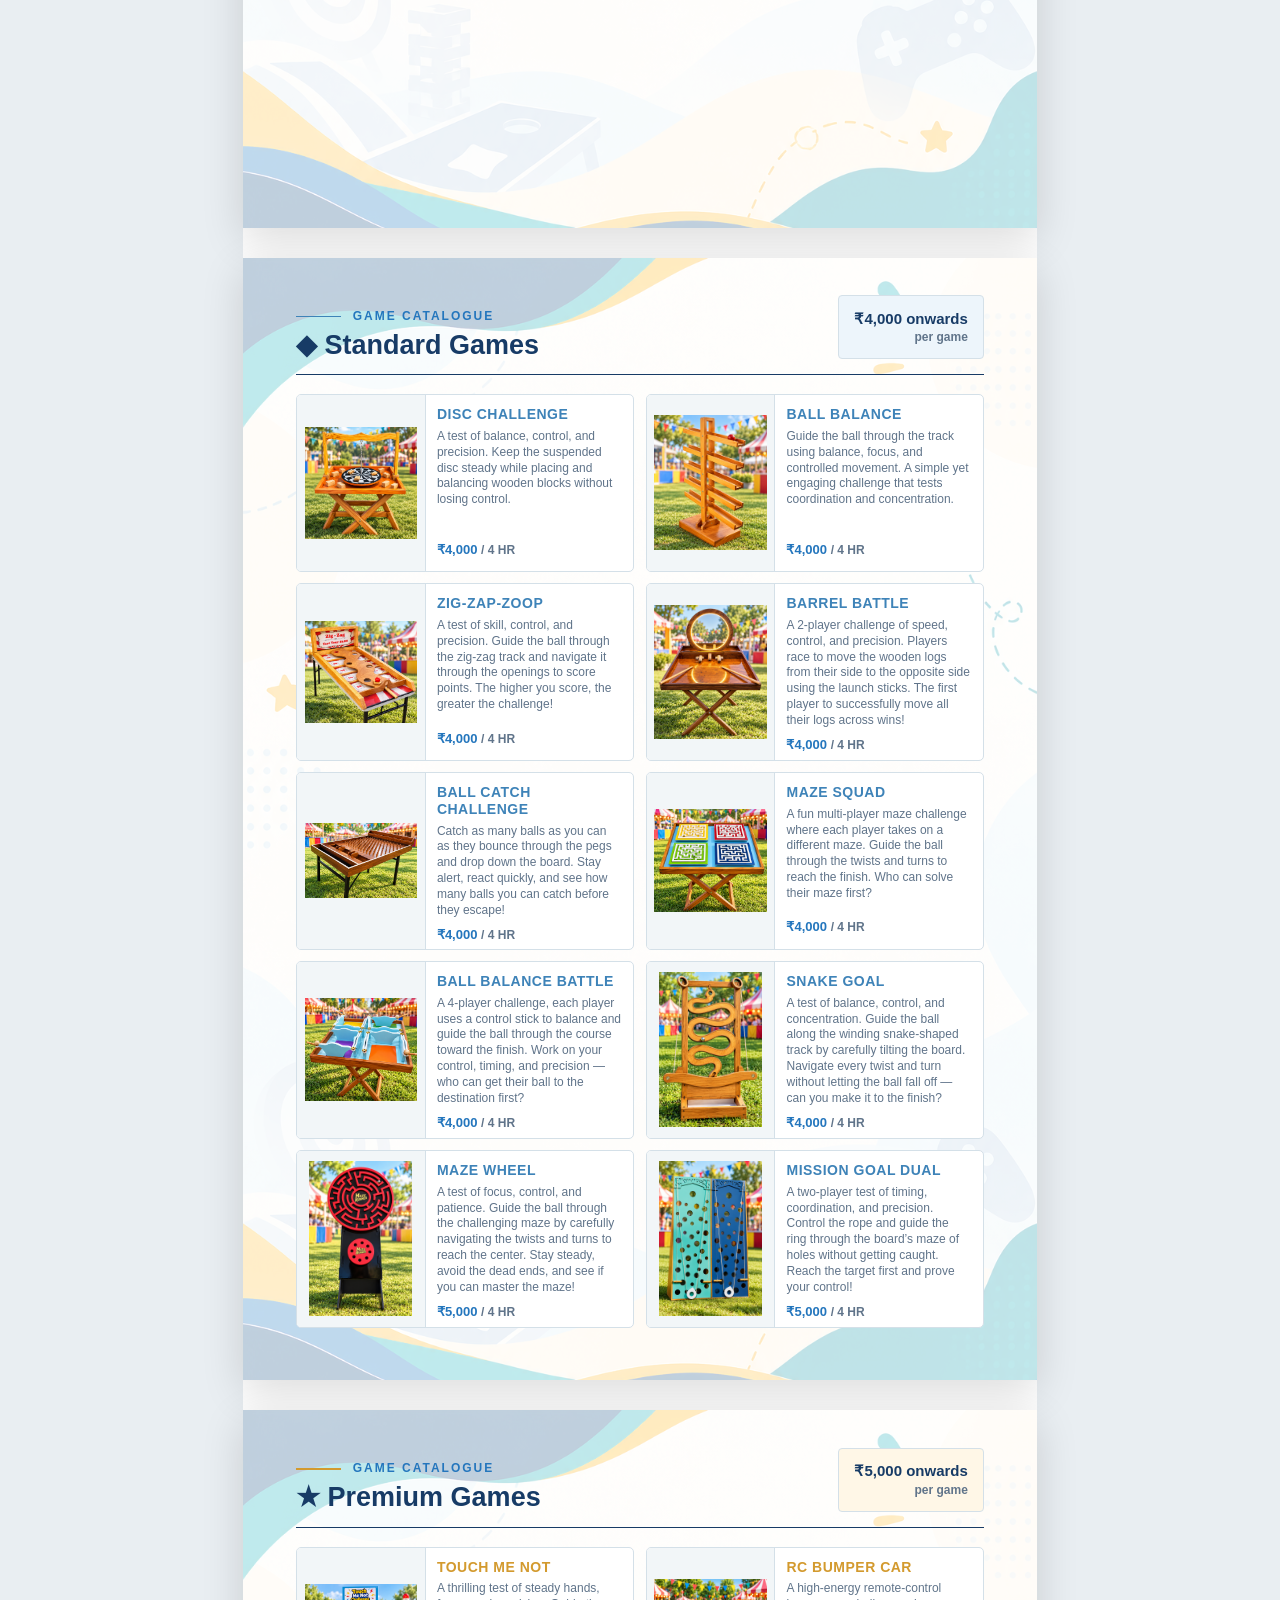
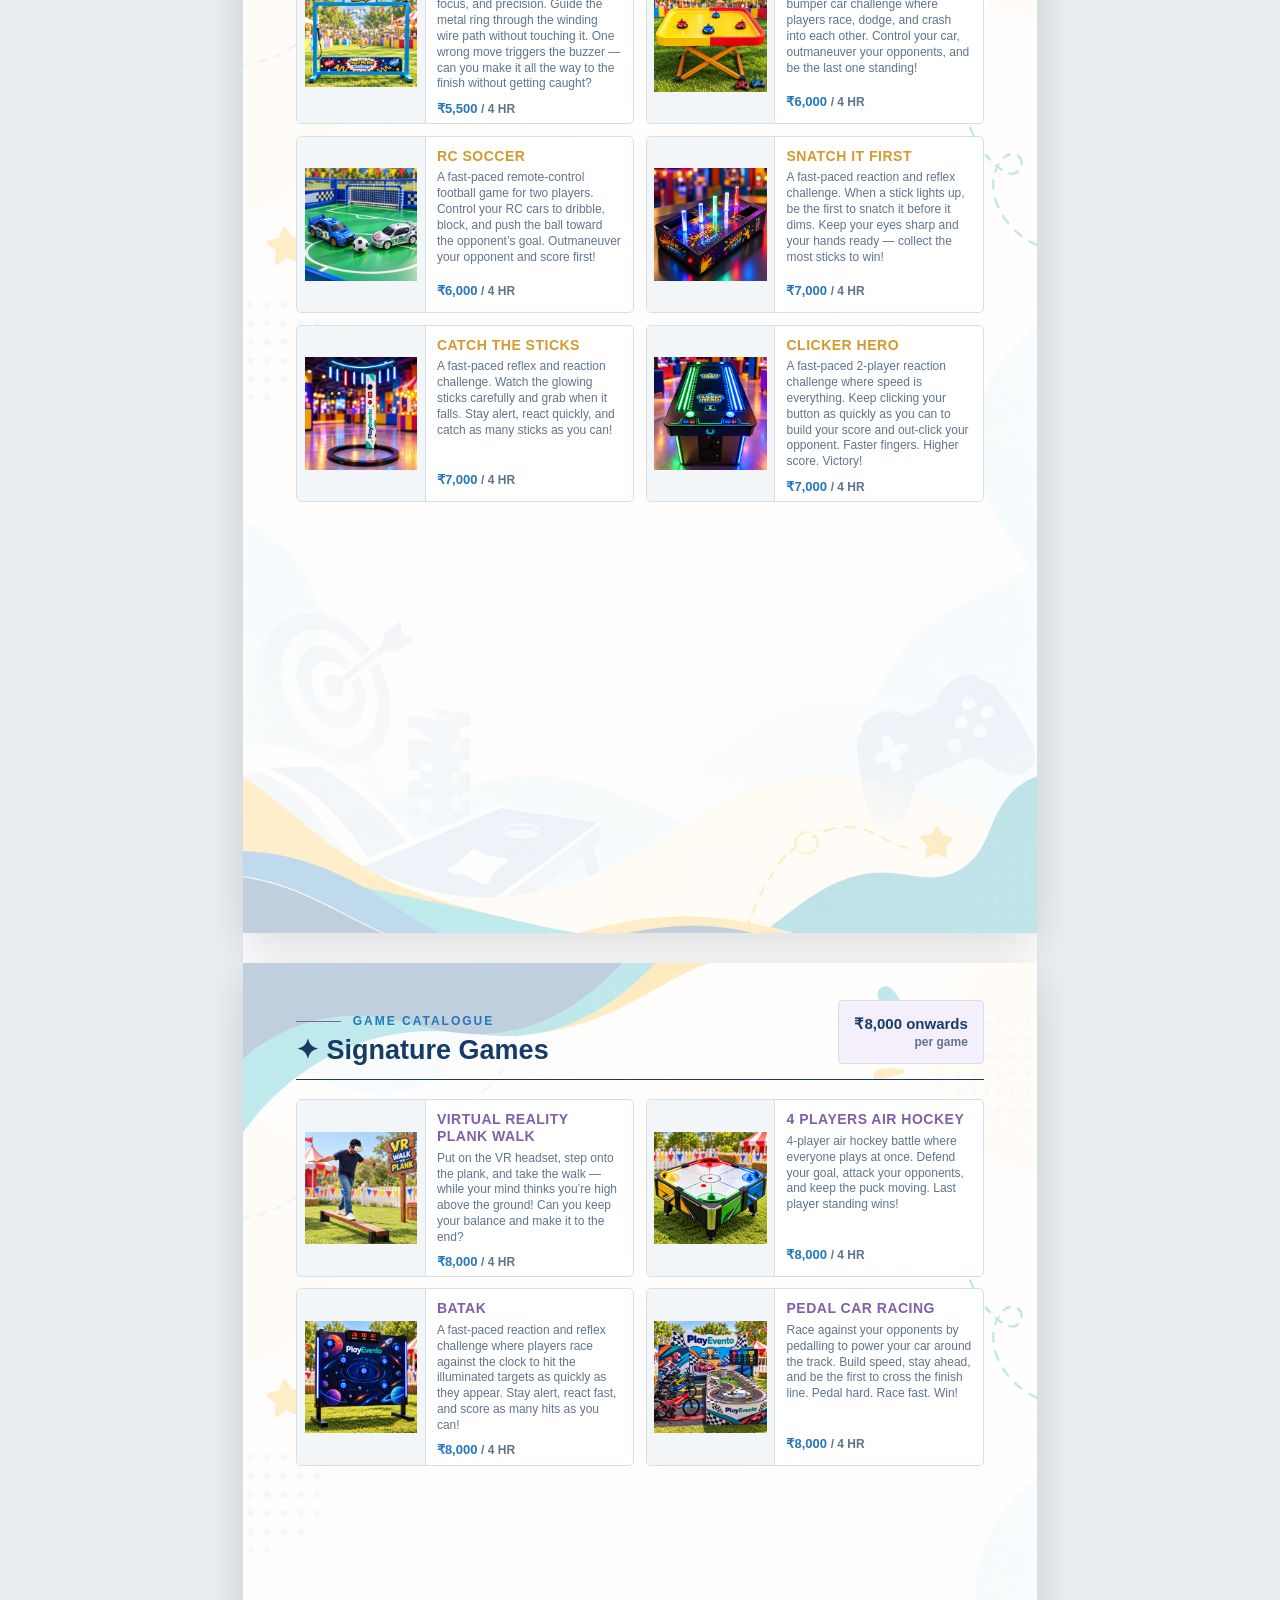
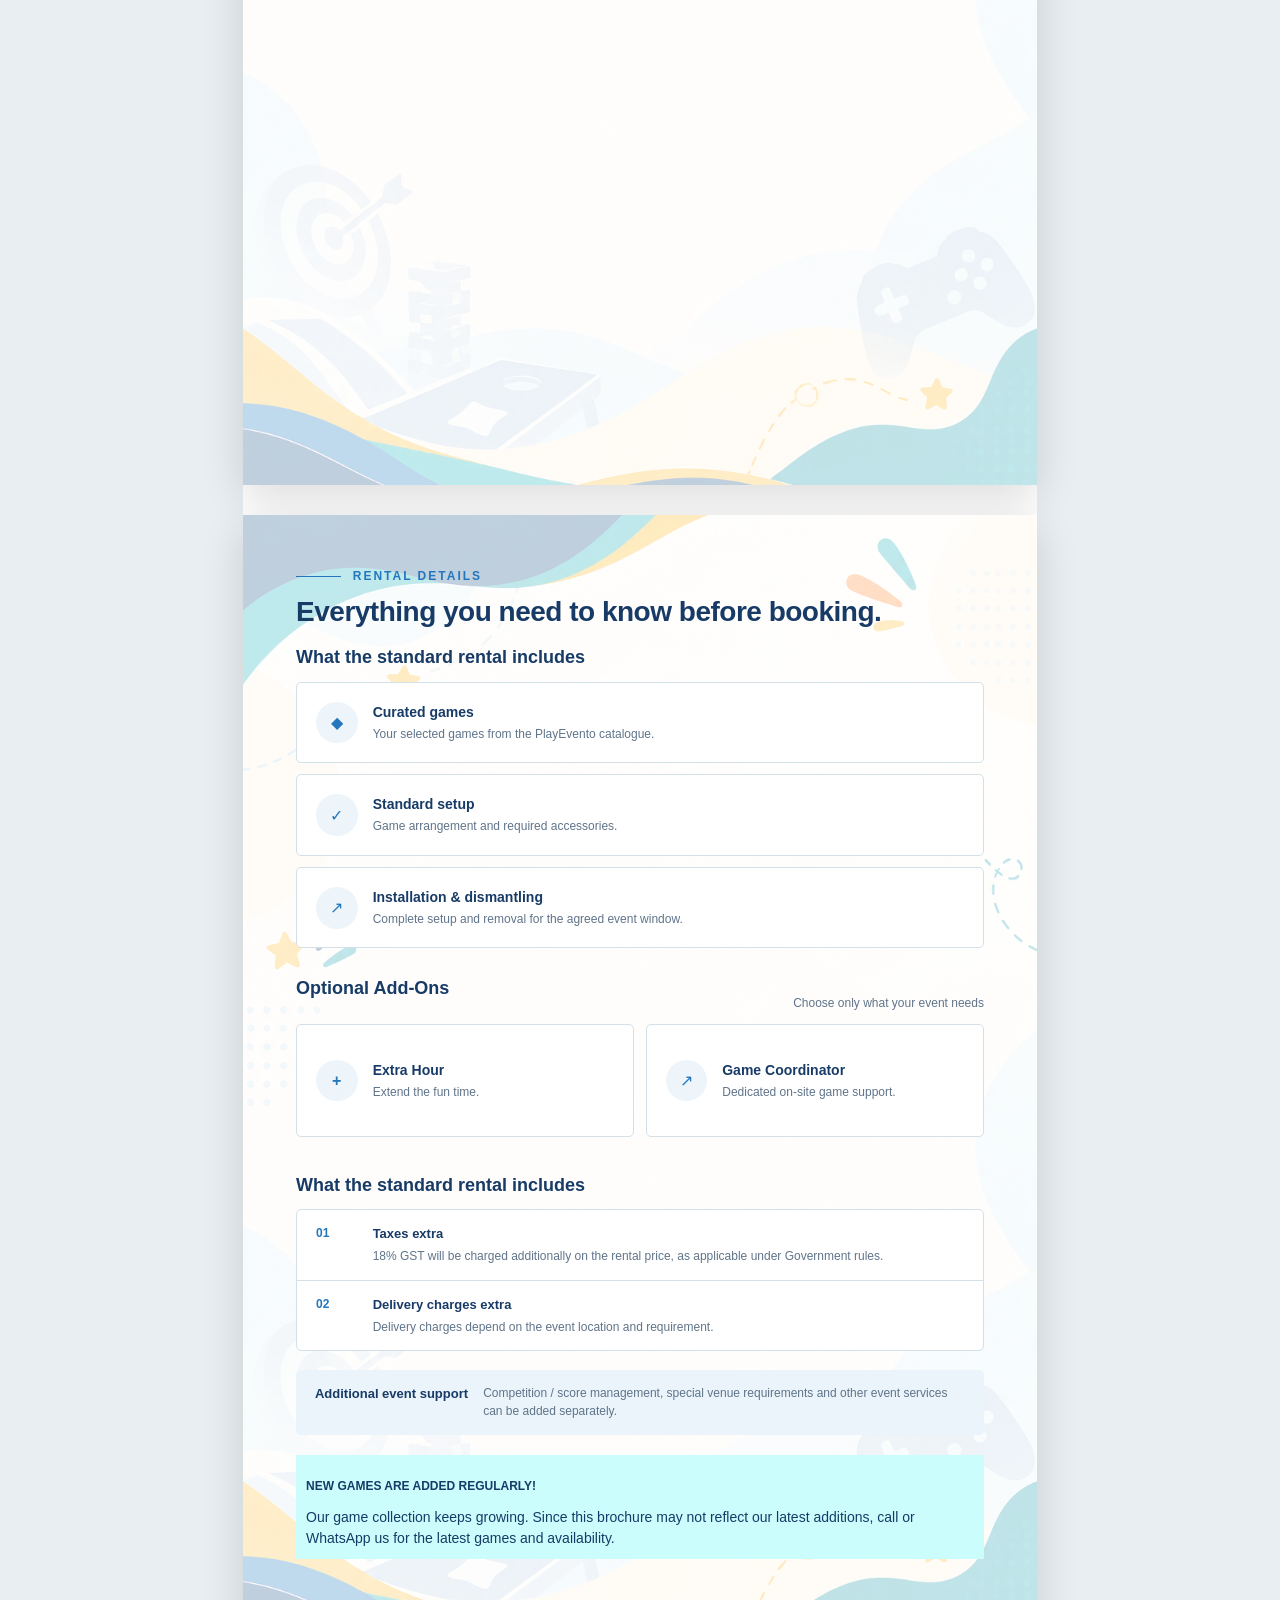
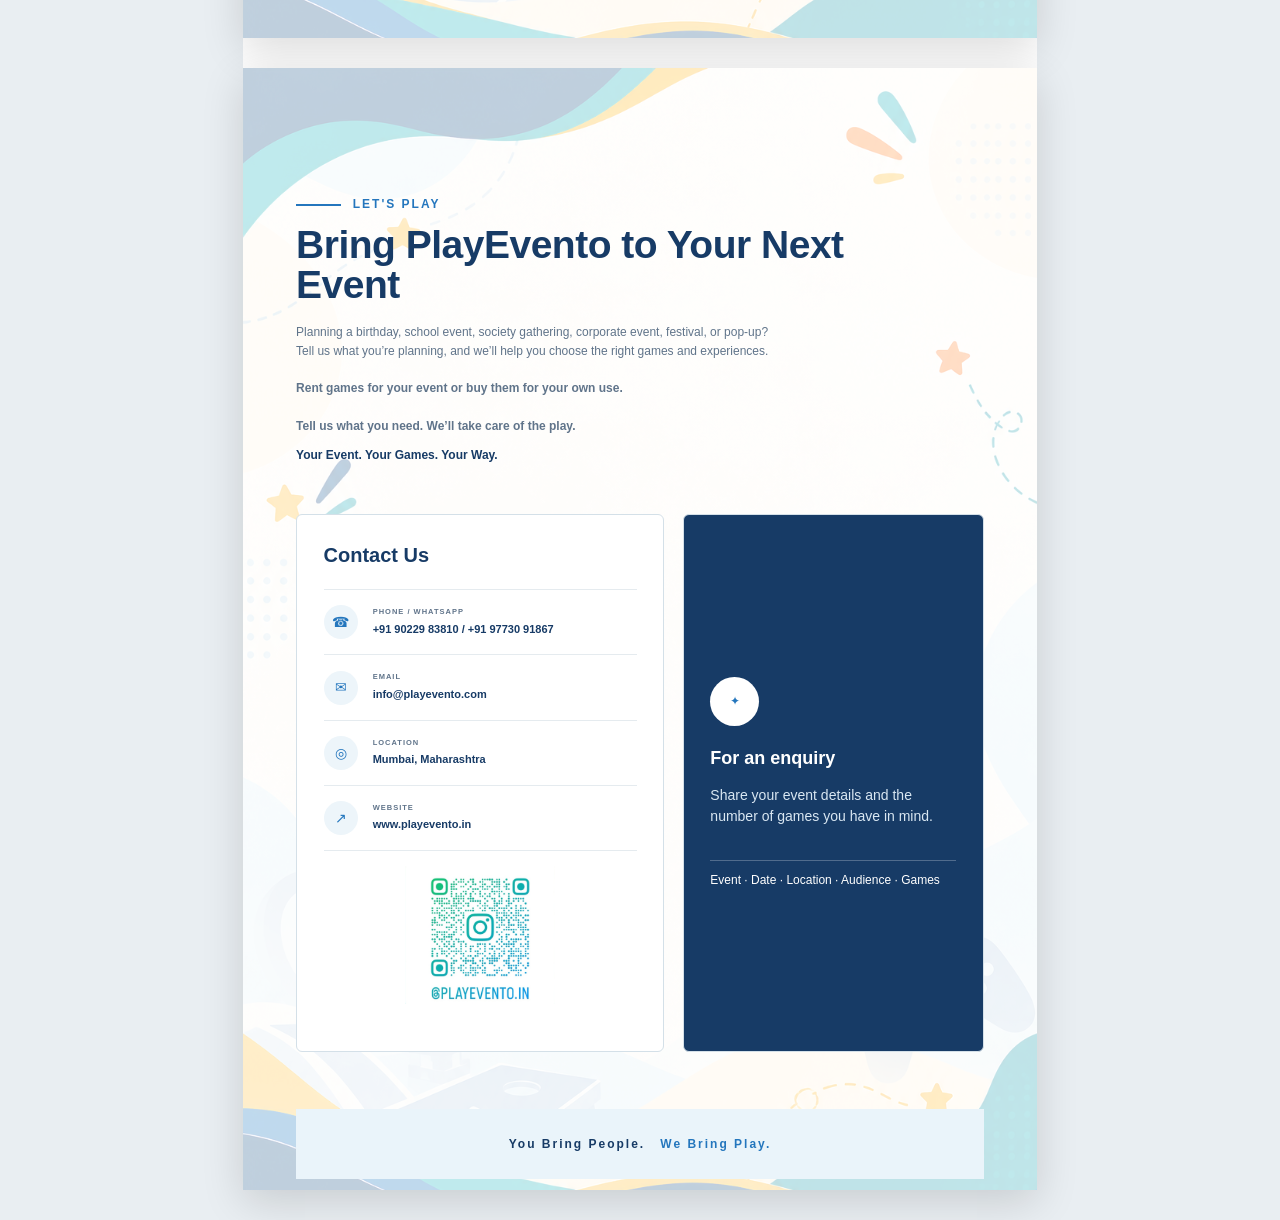
<file: brochure/index.html>
<!doctype html>
<html lang="en">
    <head>
        <meta charset="UTF-8" />
        <meta name="viewport" content="width=device-width, initial-scale=1.0" />
        <title>PlayEvento | Game Rental &amp; Event Entertainment Brochure</title>
        <style>
            :root {
                --navy: #17365d;
                --navy-dark: #102a46;
                --blue: #2d6fae;
                --text: #26384d;
                --muted: #6c7b8c;
                --border: #dce4eb;
                --soft: #f5f8fb;
                --white: #fff;
                --shadow: 0 5px 18px rgba(18, 49, 79, 0.07);
            }
            * {
                box-sizing: border-box;
            }
            html {
                background: #dfe5eb;
            }
            body {
                margin: 0;
                font-family: "Segoe UI", Arial, Helvetica, sans-serif;
                color: var(--text);
                background: #dfe5eb;
                line-height: 1.45;
                -webkit-font-smoothing: antialiased;
            }
            .brochure {
                width: 210mm;
                margin: 30px auto;
                background: #fff;
            }
            .page {
                width: 210mm;
                height: 297mm;
                min-height: 297mm;
                position: relative;
                background: #fff;
                padding: 5mm 16mm 14mm;
                overflow: hidden;
                page-break-after: always;
            }
            .page:last-child {
                page-break-after: auto;
            }

            /* =========================================================
	   COVER
	========================================================= */

            .cover {
                display: flex;

                flex-direction: column;

                justify-content: space-between;

                padding: 0;

                color: white;

                background: radial-gradient(circle at 85% 15%, rgba(255, 255, 255, 0.16), transparent 28%),
                    linear-gradient(145deg, #102a46 0%, #173f6c 45%, #2d6fae 100%);
            }

            .cover-inner {
                padding: 20mm 18mm;
            }

            /* decorative geometry */

            .cover-decoration {
                position: absolute;

                width: 150mm;
                height: 150mm;

                right: -80mm;
                top: -50mm;

                border-radius: 50%;

                border: 1px solid rgba(255, 255, 255, 0.13);
            }

            .cover-decoration::before {
                content: "";

                position: absolute;

                inset: 22mm;

                border-radius: 50%;

                border: 1px solid rgba(255, 255, 255, 0.1);
            }

            .cover-decoration::after {
                content: "";

                position: absolute;

                inset: 44mm;

                border-radius: 50%;

                border: 1px solid rgba(255, 255, 255, 0.08);
            }

            /* logo mark */

            .brand-mark {
                width: 19mm;
                height: 19mm;
                display: inline-flex;
                align-items: center;
                justify-content: center;
                margin-bottom: 20mm;
            }

            .brand-mark img {
                width: 100%;
                height: 100%;
                object-fit: contain;
                display: block;
            }

            .brand-mark {
                border: 2px solid rgba(255, 255, 255, 0.75);
                border-radius: 6mm;
                font-size: 22px;
                font-weight: 800;
            }

            .cover-logo {
                display: block;
                width: 20mm;
                max-width: 100%;
                height: auto;
                margin-bottom: 12mm;
                object-fit: contain;
            }

            /* cover title */

            .cover h1 {
                margin: 0;

                max-width: 155mm;

                font-size: 38px;

                line-height: 1.05;

                letter-spacing: 1.5px;

                font-weight: 800;
            }

            .cover-subtitle {
                margin-top: 7mm;

                font-size: 15px;

                letter-spacing: 3px;

                text-transform: uppercase;

                color: rgba(255, 255, 255, 0.78);
            }

            /* cover line */

            .cover-line {
                width: 32mm;

                height: 2px;

                margin-top: 10mm;

                background: rgba(255, 255, 255, 0.8);
            }

            /* cover description */

            .cover-description {
                max-width: 125mm;

                margin-top: 12mm;

                font-size: 13px;

                line-height: 1.7;

                color: rgba(255, 255, 255, 0.78);
            }

            /* cover bottom */

            .cover-bottom {
                padding: 0 18mm 15mm;

                display: flex;

                justify-content: space-between;

                align-items: flex-end;

                border-top: 1px solid rgba(255, 255, 255, 0.18);

                margin: 0 18mm;
            }

            .cover-bottom strong {
                display: block;

                font-size: 12px;

                letter-spacing: 1px;

                text-transform: uppercase;
            }

            .cover-bottom span {
                font-size: 12px;

                color: rgba(255, 255, 255, 0.65);
            }

            /* ---------- CATEGORY PAGE ---------- */
            .category-header {
                position: relative;
                margin: 0 0 5mm;
                padding: 5mm 7mm;
                border-radius: 5px;
                background: linear-gradient(135deg, #17365d, #2d6fae);
                color: #fff;
                overflow: hidden;
            }
            .category-header:after {
                content: "";
                position: absolute;
                width: 55mm;
                height: 55mm;
                right: -25mm;
                top: -30mm;
                border-radius: 50%;
                border: 1px solid rgba(255, 255, 255, 0.18);
            }
            .category-number {
                position: relative;
                z-index: 1;
                font-size: 12px;
                letter-spacing: 2px;
                opacity: 0.72;
                margin-bottom: 1.5mm;
                text-transform: uppercase;
            }
            .category-header h2 {
                position: relative;
                z-index: 1;
                margin: 0;
                font-size: 19px;
                line-height: 1.2;
                letter-spacing: 0.3px;
                text-transform: uppercase;
            }
            .category-header p {
                position: relative;
                z-index: 1;
                margin: 2.5mm 0 0;
                max-width: 130mm;
                font-size: 12px;
                line-height: 1.45;
                color: rgba(255, 255, 255, 0.8);
            }
            .products {
                display: flex;
                flex-direction: column;
                gap: 2.2mm;
            }
            .product {
                display: flex;
                height: 33mm;
                min-height: 33mm;
                background: #fff;
                border: 1px solid var(--border);
                border-radius: 5px;
                overflow: hidden;
                box-shadow: var(--shadow);
                break-inside: avoid;
                page-break-inside: avoid;
            }
            .product-image {
                width: 40mm;
                min-width: 40mm;
                height: 100%;
                display: flex;
                align-items: center;
                justify-content: center;
                padding: 2.5mm;
                background: linear-gradient(145deg, #f3f7fa, #e9f0f5);
                border-right: 1px solid var(--border);
                position: relative;
            }
            .product-image:after {
                content: "";
                position: absolute;
                inset: 3mm;
                border: 1px solid rgba(45, 111, 174, 0.08);
                border-radius: 3px;
                pointer-events: none;
            }
            .product-image img {
                width: 100%;
                height: 100%;
                max-height: 28mm;
                object-fit: contain;
                display: block;
                position: relative;
                z-index: 1;
            }
            .product-content {
                flex: 1;
                min-width: 0;
                padding: 3mm 4mm;
                display: flex;
                flex-direction: column;
                justify-content: center;
            }
            .product-eyebrow {
                margin-bottom: 1mm;
                font-size: 12px;
                font-weight: 700;
                color: var(--blue);
                letter-spacing: 1px;
                text-transform: uppercase;
            }
            .product h3 {
                margin: 0 0 1mm;
                color: var(--navy);
                font-size: 12.5px;
                line-height: 1.25;
                font-weight: 750;
            }
            .product p {
                margin: 0;
                color: #657384;
                font-size: 12px;
                line-height: 1.42;
            }

            /* ---------- INTRO ---------- */
            .intro-page {
                padding-top: 7mm;
            }
            .intro-title {
                margin: 0;
                color: var(--navy);
                font-size: 30px;
                line-height: 1.15;
            }
            .intro-lead {
                max-width: 160mm;
                margin: 4mm 0 7mm;
                color: var(--muted);
                font-size: 14px;
                line-height: 1.65;
            }
            .intro-stat {
                display: flex;
                align-items: center;
                gap: 6mm;
                padding: 5mm 7mm;
                margin-bottom: 6mm;
                border: 1px solid var(--border);
                border-radius: 5px;
                background: var(--soft);
            }
            .intro-stat strong {
                font-size: 38px;
                line-height: 1;
                color: var(--blue);
            }
            .intro-stat b,
            .intro-stat span {
                display: block;
            }
            .intro-stat b {
                font-size: 14px;
                color: var(--navy);
            }
            .intro-stat span {
                margin-top: 1mm;
                font-size: 12px;
                color: var(--muted);
            }
            .intro-services {
                display: grid;
                grid-template-columns: 1fr 1fr;
                gap: 4mm;
            }
            .intro-service {
                padding: 5mm;
                border: 1px solid var(--border);
                border-radius: 5px;
                background: #fff;
                box-shadow: var(--shadow);
            }
            .service-number {
                font-size: 12px;
                font-weight: 800;
                letter-spacing: 1.5px;
                color: var(--blue);
            }
            .intro-service h2 {
                margin: 1.5mm 0;
                font-size: 18px;
                line-height: 1.2;
                color: var(--navy);
            }
            .intro-service p {
                margin: 0;
                font-size: 12px;
                line-height: 1.55;
                color: var(--muted);
            }
            .intro-closing {
                margin-top: 6mm;
                padding: 6mm;
                border-radius: 5px;
                background: linear-gradient(135deg, #17365d, #2d6fae);
                color: #fff;
            }
            .intro-closing h2 {
                margin: 0 0 2mm;
                font-size: 21px;
            }
            .intro-closing p {
                margin: 0;
                font-size: 12px;
                line-height: 1.55;
                color: rgba(255, 255, 255, 0.82);
            }

            /* ---------- PAGE NUMBER ---------- */
            .page-count {
                position: absolute;
                left: 16mm;
                right: 16mm;
                bottom: 4.5mm;
                text-align: center;
                font-size: 12px;
                line-height: 1;
                color: #8a98a7;
                letter-spacing: 1px;
                font-weight: 600;
            }
            .cover .page-count {
                color: rgba(255, 255, 255, 0.72);
            }

            /* ---------- SCREEN ---------- */
            @media screen {
                .page {
                    margin-bottom: 30px;
                    box-shadow: 0 12px 40px rgba(0, 0, 0, 0.14);
                }
                .cover {
                    box-shadow: 0 12px 40px rgba(0, 0, 0, 0.22);
                }
            }

            /* ---------- MOBILE ---------- */
            @media screen and (max-width: 900px) {
                html,
                body {
                    background: #fff;
                }
                .brochure {
                    width: 100%;
                    margin: 0;
                }
                .page {
                    width: 100%;
                    height: auto;
                    min-height: 100vh;
                    padding: 30px 25px 55px;
                    margin: 0 0 20px;
                }
                .cover {
                    min-height: 100vh;
                }
                .page-count {
                    position: relative;
                    left: auto;
                    right: auto;
                    bottom: auto;
                    margin-top: 25px;
                }
                .product {
                    height: auto;
                    min-height: 110px;
                }
                .product-image {
                    width: 125px;
                    min-width: 125px;
                    height: auto;
                    min-height: 110px;
                }
                .product-image img {
                    max-height: 95px;
                }
            }

            /* ---------- PRINT ---------- */
            @media print {
                @page {
                    size: A4 portrait;
                    margin: 0;
                }
                html,
                body {
                    margin: 0;
                    background: #fff;
                }
                .brochure {
                    width: 210mm;
                    margin: 0;
                }
                .page {
                    width: 210mm;
                    height: 297mm;
                    min-height: 297mm;
                    margin: 0;
                    box-shadow: none;
                    overflow: hidden;
                    page-break-after: always;
                }
                .page:last-child {
                    page-break-after: auto;
                }
                .cover,
                .category-header,
                .product-image {
                    -webkit-print-color-adjust: exact;
                    print-color-adjust: exact;
                }
                * {
                    -webkit-print-color-adjust: exact;
                    print-color-adjust: exact;
                }
            }


            /* --- Existing game cards: retain horizontal premium catalogue treatment --- */
            .products {
                display: flex;
                flex-direction: column;
                gap: 2.2mm;
            }
            .product {
                display: flex;
                height: 33mm;
                min-height: 33mm;
                background: #fff;
                border: 1px solid var(--border);
                border-radius: 5px;
                overflow: hidden;
                box-shadow: var(--shadow);
                break-inside: avoid;
                page-break-inside: avoid;
            }
            .product-image {
                width: 40mm;
                min-width: 40mm;
                height: 100%;
                display: flex;
                align-items: center;
                justify-content: center;
                padding: 2.5mm;
                background: linear-gradient(145deg, #f3f7fa, #e9f0f5);
                border-right: 1px solid var(--border);
                position: relative;
            }
            .product-image:after {
                content: "";
                position: absolute;
                inset: 3mm;
                border: 1px solid rgba(45, 111, 174, 0.08);
                border-radius: 3px;
                pointer-events: none;
            }
            .product-image img {
                width: 100%;
                height: 100%;
                max-height: 28mm;
                object-fit: contain;
                display: block;
                position: relative;
                z-index: 1;
            }
            .product-content {
                flex: 1;
                min-width: 0;
                padding: 3mm 4mm;
                display: flex;
                flex-direction: column;
                justify-content: center;
            }
            .product-eyebrow {
                margin-bottom: 1mm;
                font-size: 10px;
                font-weight: 700;
                color: var(--blue);
                letter-spacing: 1px;
                text-transform: uppercase;
            }
            .product h3 {
                margin: 0 0 1mm;
                color: var(--navy);
                font-size: 12.5px;
                line-height: 1.25;
                font-weight: 750;
            }
            .product p {
                margin: 0;
                color: #657384;
                font-size: 11px;
                line-height: 1.38;
            }

            /* --- Pricing badges on individual game cards --- */
            .price-tier {
                display: flex;
                align-items: center;
                justify-content: space-between;
                gap: 3mm;
                margin-top: 2mm;
            }
            .tier-badge {
                display: inline-flex;
                align-items: center;
                padding: 1.1mm 2.2mm;
                border-radius: 999px;
                font-size: 9px;
                font-weight: 800;
                letter-spacing: 0.7px;
                text-transform: uppercase;
                border: 1px solid transparent;
            }
            .tier-badge.essential {
                color: #315f4d;
                background: #eef7f2;
                border-color: #d5eadf;
            }
            .tier-badge.standard {
                color: #245d88;
                background: #edf5fb;
                border-color: #d5e6f3;
            }
            .tier-badge.premium {
                color: #8a5a18;
                background: #fff7e8;
                border-color: #f1dfb8;
            }
            .tier-badge.signature {
                color: #60478b;
                background: #f5effb;
                border-color: #e2d5f0;
            }
            .game-price {
                color: var(--navy);
                font-size: 12px;
                font-weight: 850;
                white-space: nowrap;
            }
            .game-price small {
                color: var(--muted);
                font-size: 8px;
                font-weight: 600;
                letter-spacing: 0.3px;
            }

            /* --- Page 2 --- */
            .pricing-overview {
                padding-top: 8mm;
            }
            .pricing-kicker {
                display: flex;
                align-items: center;
                gap: 3mm;
                color: var(--blue);
                font-size: 10px;
                font-weight: 800;
                letter-spacing: 2.1px;
                text-transform: uppercase;
                margin-bottom: 2.5mm;
            }
            .pricing-kicker:before {
                content: "";
                width: 11mm;
                height: 1px;
                background: var(--blue);
            }
            .pricing-title {
                margin: 0;
                color: var(--navy);
                font-size: 29px;
                line-height: 1.08;
                letter-spacing: -0.35px;
            }
            .pricing-lead {
                max-width: 164mm;
                margin: 3mm 0 7mm;
                color: var(--muted);
                font-size: 12.5px;
                line-height: 1.55;
            }

            .offer-grid {
                display: grid;
                grid-template-columns: 1fr 1fr;
                gap: 4mm;
            }
            .offer-card {
                position: relative;
                min-height: 33mm;
                padding: 5mm 5.5mm;
                border: 1px solid #d5dfe7;
                border-radius: 5px;
                background: #fbfcfd;
                break-inside: avoid;
                page-break-inside: avoid;
                overflow: hidden;
            }
            .offer-card:after {
                content: "";
                position: absolute;
                right: -13mm;
                bottom: -16mm;
                width: 42mm;
                height: 42mm;
                border: 1px solid rgba(45, 111, 174, 0.1);
                border-radius: 50%;
            }
            .offer-card.featured {
                border: 1.5px solid #2d6fae;
                background: linear-gradient(145deg, #f3f8fc, #fff);
            }
            .offer-label {
                position: relative;
                z-index: 1;
                color: var(--muted);
                font-size: 9px;
                font-weight: 800;
                letter-spacing: 1.2px;
                text-transform: uppercase;
            }
            .offer-card h2 {
                position: relative;
                z-index: 1;
                margin: 1.5mm 0;
                color: var(--navy);
                font-size: 16px;
                line-height: 1.2;
            }
            .offer-price {
                position: relative;
                z-index: 1;
                color: var(--blue);
                font-size: 21px;
                font-weight: 850;
            }
            .offer-desc {
                position: relative;
                z-index: 1;
                margin: 1.8mm 0 0;
                color: var(--muted);
                font-size: 9.5px;
                line-height: 1.4;
            }
            .offer-ribbon {
                position: absolute;
                z-index: 2;
                right: 4mm;
                top: 4mm;
                padding: 1.3mm 2.3mm;
                border-radius: 999px;
                background: var(--navy);
                color: #fff;
                font-size: 8px;
                font-weight: 800;
                letter-spacing: 0.9px;
            }

            .overview-rule {
                margin: 6mm 0 3mm;
                padding-bottom: 2mm;
                border-bottom: 1.5px solid var(--navy);
                display: flex;
                justify-content: space-between;
                align-items: end;
            }
            .overview-rule h2 {
                margin: 0;
                color: var(--navy);
                font-size: 16px;
            }
            .overview-rule span {
                color: var(--muted);
                font-size: 9px;
            }
            .choose-grid {
                display: grid;
                grid-template-columns: repeat(3, 1fr);
                gap: 3mm;
            }
            .choose-card {
                padding: 4mm;
                border: 1px solid #dbe3e9;
                background: #fff;
                border-radius: 4px;
            }
            .choose-icon {
                display: flex;
                width: 8mm;
                height: 8mm;
                align-items: center;
                justify-content: center;
                border-radius: 50%;
                background: #edf4f9;
                color: var(--blue);
                font-weight: 800;
                margin-bottom: 2.5mm;
            }
            .choose-card b {
                display: block;
                color: var(--navy);
                font-size: 11px;
            }
            .choose-card p {
                margin: 1.2mm 0 0;
                color: var(--muted);
                font-size: 9px;
                line-height: 1.4;
            }

            .price-footer {
                display: flex;
                justify-content: space-between;
                align-items: center;
                gap: 4mm;
                margin-top: 6mm;
                padding: 3.5mm 4.5mm;
                border-top: 1px solid #d9e2e9;
                color: var(--muted);
                font-size: 9px;
            }
            .price-footer strong {
                color: var(--navy);
            }

            /* --- Page 3: complete package details --- */
            .package-detail-page {
                padding-top: 7mm;
            }
            .section-kicker {
                color: var(--blue);
                font-size: 10px;
                font-weight: 800;
                letter-spacing: 2px;
                text-transform: uppercase;
                margin-bottom: 2mm;
            }
            .section-title {
                margin: 0;
                color: var(--navy);
                font-size: 27px;
                line-height: 1.05;
            }
            .section-subtitle {
                margin: 2mm 0 5mm;
                color: var(--muted);
                font-size: 11px;
                line-height: 1.45;
            }

            .package-table {
                width: 100%;
                border-collapse: separate;
                border-spacing: 0;
                border: 1px solid #d6e0e7;
                border-radius: 5px;
                overflow: hidden;
            }
            .package-table th {
                padding: 2.7mm 3mm;
                text-align: left;
                background: #f3f7fa;
                color: var(--navy);
                font-size: 9px;
                font-weight: 800;
                letter-spacing: 0.7px;
                text-transform: uppercase;
                border-bottom: 1px solid #d6e0e7;
            }
            .package-table td {
                padding: 3mm;
                color: var(--text);
                font-size: 9.5px;
                line-height: 1.3;
                border-bottom: 1px solid #e5ebef;
                vertical-align: middle;
            }
            .package-table tr:last-child td {
                border-bottom: 0;
            }
            .package-table .pack-name {
                font-weight: 800;
                color: var(--navy);
                font-size: 11px;
            }
            .package-table .pack-price {
                font-weight: 850;
                color: var(--blue);
                font-size: 12px;
                white-space: nowrap;
            }
            .mix-tag {
                display: inline-block;
                padding: 1mm 1.8mm;
                margin: 0 1mm 1mm 0;
                border: 1px solid #dce5eb;
                border-radius: 999px;
                background: #fafcfd;
                font-size: 8.5px;
                white-space: nowrap;
            }

            .package-note-box {
                margin-top: 4mm;
                padding: 3.5mm 4mm;
                border-left: 2px solid var(--blue);
                background: #f7fafc;
                color: var(--muted);
                font-size: 9.5px;
                line-height: 1.45;
            }
            .package-note-box strong {
                color: var(--navy);
            }

            .detail-columns {
                display: grid;
                grid-template-columns: 1.25fr 0.75fr;
                gap: 4mm;
                margin-top: 5mm;
            }
            .detail-panel {
                border: 1px solid #d7e0e7;
                border-radius: 5px;
                background: #fff;
                padding: 4mm;
            }
            .detail-panel h2 {
                margin: 0 0 3mm;
                color: var(--navy);
                font-size: 14px;
            }
            .premium-list {
                display: grid;
                grid-template-columns: 1fr 1fr;
                gap: 2mm;
            }
            .premium-item {
                padding: 2.5mm 3mm;
                border: 1px solid #e1e7ec;
                background: #fbfcfd;
                border-radius: 4px;
            }
            .premium-item b {
                display: block;
                color: var(--navy);
                font-size: 9.5px;
            }
            .premium-item span {
                display: block;
                color: var(--muted);
                font-size: 8.5px;
                margin-top: 1mm;
                line-height: 1.25;
            }
            .addon-list {
                display: grid;
                grid-template-columns: 1fr 1fr;
                gap: 2mm;
            }
            .addon-item {
                display: flex;
                gap: 2mm;
                align-items: flex-start;
                padding: 2.5mm;
                border: 1px solid #e1e7ec;
                background: #fbfcfd;
                border-radius: 4px;
            }
            .addon-icon {
                width: 7mm;
                height: 7mm;
                min-width: 7mm;
                border-radius: 50%;
                display: flex;
                align-items: center;
                justify-content: center;
                background: #edf4f9;
                color: var(--blue);
                font-weight: 800;
            }
            .addon-item b {
                display: block;
                color: var(--navy);
                font-size: 9.2px;
            }
            .addon-item span {
                display: block;
                margin-top: 0.7mm;
                color: var(--muted);
                font-size: 8.3px;
                line-height: 1.25;
            }

            .inclusion-box {
                margin-top: 4mm;
                padding: 3.5mm 4mm;
                border: 1px solid #d7e0e7;
                background: #fff;
                border-radius: 5px;
            }
            .inclusion-box h2 {
                margin: 0 0 2mm;
                color: var(--navy);
                font-size: 13px;
            }
            .inclusion-grid {
                display: grid;
                grid-template-columns: repeat(3, 1fr);
                gap: 2mm;
            }
            .inclusion {
                padding: 2.5mm;
                background: #f7fafc;
                border-radius: 3px;
                color: var(--muted);
                font-size: 8.8px;
                line-height: 1.35;
            }
            .inclusion b {
                color: var(--navy);
            }

            .terms-line {
                display: flex;
                justify-content: space-between;
                gap: 4mm;
                margin-top: 4mm;
                padding: 3mm 4mm;
                background: #102a46;
                color: #fff;
                border-radius: 4px;
                font-size: 9px;
                line-height: 1.35;
            }
            .terms-line strong {
                color: #fff;
            }

            /* --- Game category pages: category = rental tier, no collection details --- */
            .game-tier-page {
                padding-top: 6mm;
            }
            .game-tier-header {
                display: flex;
                justify-content: space-between;
                align-items: center;
                margin-bottom: 4mm;
                padding: 4.5mm 6mm;
                border-radius: 5px;
                color: #fff;
                overflow: hidden;
                position: relative;
            }
            .game-tier-header:after {
                content: "";
                position: absolute;
                width: 48mm;
                height: 48mm;
                right: -20mm;
                top: -25mm;
                border: 1px solid rgba(255, 255, 255, 0.18);
                border-radius: 50%;
            }
            .game-tier-header.essential {
                background: linear-gradient(135deg, #326d55, #4e9b78);
            }
            .game-tier-header.standard {
                background: linear-gradient(135deg, #245d88, #3e83b8);
            }
            .game-tier-header.premium {
                background: linear-gradient(135deg, #9a6b1d, #d39a35);
            }
            .game-tier-header.signature {
                background: linear-gradient(135deg, #604780, #8060a8);
            }
            .game-tier-header h1 {
                margin: 0;
                font-size: 21px;
                line-height: 1.1;
            }
            .game-tier-header p {
                margin: 1.5mm 0 0;
                font-size: 9.5px;
                color: rgba(255, 255, 255, 0.82);
            }
            .game-tier-price {
                position: relative;
                z-index: 1;
                text-align: right;
            }
            .game-tier-price b {
                display: block;
                font-size: 16px;
            }
            .game-tier-price span {
                font-size: 8.5px;
                color: rgba(255, 255, 255, 0.8);
            }
            .game-grid {
                display: grid;
                grid-template-columns: 1fr 1fr;
                gap: 3mm;
            }
            .game-grid .product {
                height: 31mm;
                min-height: 31mm;
            }
            .game-grid .product-image {
                width: 36mm;
                min-width: 36mm;
            }
            .game-grid .product-image img {
                max-height: 26mm;
            }
            .game-grid .product-content {
                padding: 2.6mm 3.5mm;
            }
            .game-grid .product-eyebrow {
                font-size: 9px;
            }
            .game-grid .product h3 {
                font-size: 11.2px;
            }
            .game-grid .product p {
                font-size: 9.3px;
                line-height: 1.32;
            }
            .game-grid .price-tier {
                margin-top: 1.4mm;
            }
            .game-grid .tier-badge {
                font-size: 8px;
                padding: 0.8mm 1.6mm;
            }
            .game-grid .game-price {
                font-size: 10px;
            }
            .game-tier-foot {
                margin-top: 3.5mm;
                padding: 2.5mm 3.5mm;
                border-top: 1px solid #dbe3e9;
                color: var(--muted);
                font-size: 8.5px;
                display: flex;
                justify-content: space-between;
            }

            /* --- Print safety --- */
            .page,
            .product,
            .offer-card,
            .choose-card,
            .package-table,
            .detail-panel,
            .premium-item,
            .addon-item,
            .inclusion-box {
                break-inside: avoid;
                page-break-inside: avoid;
            }

            :root {
                --paper: #fffdf9;
                --ink: #183b67;
                --blue: #2476bd;
                --muted: #64758a;
                --line: #d7e1e8;
                --soft: #f5f8fa;
            }
            * {
                box-sizing: border-box;
            }
            html,
            body {
                margin: 0;
                padding: 0;
                background: #e9eef2;
                color: var(--ink);
            }
            .brochure {
                width: 210mm;
                margin: 0 auto;
            }
            .page {
                width: 210mm;
                height: 297mm;
                min-height: 297mm;
                padding: 14mm 14mm 13mm;
                background: var(--paper);
                position: relative;
                overflow: hidden;
                page-break-after: always;
                break-after: page;
            }
            .page:last-child {
                page-break-after: auto;
            }
            .page-count {
                position: absolute;
                bottom: 5mm;
                right: 14mm;
                color: #718196;
                font-size: 8.5px;
                font-weight: 700;
                letter-spacing: 1px;
            }
            .editorial-kicker {
                display: flex;
                align-items: center;
                gap: 3mm;
                color: var(--blue);
                font-size: 9.5px;
                font-weight: 850;
                letter-spacing: 2px;
                text-transform: uppercase;
                margin-bottom: 2.5mm;
            }
            .editorial-kicker:before {
                content: "";
                width: 12mm;
                height: 1.2px;
                background: var(--blue);
            }
            .editorial-title {
                margin: 0;
                color: var(--ink);
                font-size: 31px;
                line-height: 1.04;
                letter-spacing: -0.4px;
            }
            .editorial-title span,
            .contact-top h1 span {
                color: var(--blue);
            }
            .editorial-title.small {
                font-size: 27px;
            }
            .editorial-lead {
                max-width: 169mm;
                margin: 3mm 0 7mm;
                color: var(--muted);
                font-size: 12px;
                line-height: 1.55;
            }
            /* cover */
            .cover {
                background: linear-gradient(145deg, #f7fbfd, #fffdf8 55%, #eef7fb);
            }
            .cover-inner {
                position: absolute;
                left: 18mm;
                right: 18mm;
                top: 45mm;
                text-align: center;
            }
            .cover-logo {
                max-width: 92mm;
                max-height: 36mm;
                object-fit: contain;
                margin-bottom: 8mm;
            }
            .cover-inner > img:not(.cover-logo) {
                position: absolute;
                right: 0;
                top: -2mm;
                width: 24mm;
                height: 24mm;
                object-fit: contain;
            }
            .cover-subtitle {
                font-size: 19px;
                font-weight: 850;
            }
            .cover-line {
                width: 32mm;
                height: 1.5px;
                background: var(--blue);
                margin: 5mm auto;
            }
            .cover-description {
                max-width: 145mm;
                margin: 0 auto;
                color: var(--muted);
                font-size: 13px;
                line-height: 1.65;
            }
            .cover-tagline {
                margin-top: 12mm;
                color: var(--blue);
                font-size: 10px;
                font-weight: 850;
                letter-spacing: 2.5px;
            }
            .cover-decoration {
                position: absolute;
                width: 100mm;
                height: 100mm;
                border-radius: 50%;
                right: -45mm;
                top: -45mm;
                background: #e8f4fb;
            }
            .cover-decoration:after {
                content: "✦";
                position: absolute;
                left: 24mm;
                bottom: 12mm;
                color: #f2b63b;
                font-size: 32px;
            }
            /* about */
            .about-grid {
                display: grid;
                grid-template-columns: 1fr 1fr;
                gap: 5mm;
            }
            .about-panel {
                min-height: 118mm;
                padding: 6mm;
                border: 1px solid var(--line);
                border-radius: 5px;
                background: #fff;
                position: relative;
                overflow: hidden;
            }
            .about-panel:after {
                content: "";
                position: absolute;
                width: 48mm;
                height: 48mm;
                border-radius: 50%;
                right: -22mm;
                bottom: -22mm;
                border: 1px solid #e1eaf0;
            }
            .panel-number {
                color: #9aaabd;
                font-size: 9px;
                font-weight: 850;
                letter-spacing: 1.5px;
                margin-bottom: 4mm;
            }
            .about-panel h2 {
                margin: 0;
                font-size: 19px;
            }
            .about-panel > p {
                margin: 2.5mm 0 5mm;
                color: var(--muted);
                font-size: 10.5px;
                line-height: 1.5;
            }
            .check-list {
                list-style: none;
                margin: 0;
                padding: 0;
            }
            .check-list li {
                padding: 3.5mm 0;
                border-top: 1px solid #e7edf1;
            }
            .check-list b {
                display: block;
                font-size: 10.5px;
            }
            .check-list span {
                display: block;
                color: var(--muted);
                font-size: 9.5px;
                line-height: 1.35;
                margin-top: 1mm;
            }
            .why-points {
                display: grid;
                grid-template-columns: 1fr 1fr;
                gap: 3mm;
            }
            .why-points div {
                padding: 3.5mm;
                background: #f7fafc;
                border-radius: 4px;
            }
            .why-points span {
                display: block;
                color: var(--blue);
                font-size: 16px;
                margin-bottom: 1.5mm;
            }
            .why-points b {
                display: block;
                font-size: 10px;
            }
            .why-points small {
                display: block;
                color: var(--muted);
                font-size: 8.8px;
                line-height: 1.3;
                margin-top: 1mm;
            }
            .about-bottom {
                display: grid;
                grid-template-columns: 1fr 1fr;
                gap: 5mm;
                margin-top: 5mm;
            }
            .about-bottom div {
                padding: 4mm 5mm;
                background: #edf5fa;
                border-left: 2px solid var(--blue);
            }
            .about-bottom b {
                display: block;
                font-size: 10.5px;
            }
            .about-bottom span {
                display: block;
                color: var(--muted);
                font-size: 9.5px;
                line-height: 1.4;
                margin-top: 1mm;
            }
            /* experience */
            .experience-card-grid {
                display: grid;
                grid-template-columns: 1fr 1fr;
                gap: 5mm;
                margin-top: 8mm;
            }
            .experience-card {
                min-height: 105mm;
                padding: 7mm;
                border-radius: 6px;
                border: 1px solid var(--line);
                position: relative;
                overflow: hidden;
            }
            .experience-card.green {
                background: #f0faf5;
                border-color: #cce8da;
            }
            .experience-card.blue {
                background: #eef7fd;
                border-color: #cfe3f1;
            }
            .experience-icon {
                width: 13mm;
                height: 13mm;
                border-radius: 50%;
                display: flex;
                align-items: center;
                justify-content: center;
                background: #fff;
                color: var(--blue);
                font-size: 19px;
                margin-bottom: 5mm;
            }
            .experience-label {
                font-size: 9px;
                font-weight: 850;
                letter-spacing: 1.5px;
                text-transform: uppercase;
                color: var(--muted);
            }
            .experience-card h2 {
                font-size: 21px;
                margin: 2mm 0;
            }
            .experience-card > strong {
                font-size: 24px;
                color: var(--blue);
            }
            .experience-card p {
                font-size: 10.5px;
                color: var(--muted);
                line-height: 1.5;
                max-width: 75mm;
                margin: 4mm 0;
            }
            .experience-foot {
                position: absolute;
                left: 7mm;
                right: 7mm;
                bottom: 7mm;
                border-top: 1px solid rgba(23, 54, 93, 0.12);
                padding-top: 3mm;
                font-size: 9px;
                font-weight: 700;
            }
            .experience-callout {
                display: flex;
                align-items: center;
                gap: 4mm;
                margin-top: 5mm;
                padding: 4mm 5mm;
                background: var(--ink);
                color: #fff;
                border-radius: 5px;
            }
            .callout-icon {
                width: 9mm;
                height: 9mm;
                border-radius: 50%;
                background: #fff;
                color: var(--blue);
                display: flex;
                align-items: center;
                justify-content: center;
            }
            .experience-callout b {
                display: block;
                font-size: 11px;
            }
            .experience-callout span {
                display: block;
                font-size: 9px;
                color: #dbe8f3;
                margin-top: 1mm;
            }
            .tier-overview {
                display: grid;
                grid-template-columns: repeat(4, 1fr);
                gap: 2.5mm;
                margin-top: 5mm;
            }
            .tier-overview div {
                padding: 3mm;
                text-align: center;
                border: 1px solid var(--line);
                background: #fff;
                border-radius: 4px;
            }
            .tier-overview b {
                display: block;
                font-size: 9.5px;
            }
            .tier-overview span {
                display: block;
                font-size: 8.3px;
                color: var(--muted);
                margin-top: 1mm;
            }
            .experience-note {
                margin-top: 5mm;
                padding: 4mm 5mm;
                border-top: 1px solid var(--line);
                border-bottom: 1px solid var(--line);
                display: flex;
                gap: 5mm;
                font-size: 9.5px;
                line-height: 1.4;
            }
            .experience-note b {
                white-space: nowrap;
            }
            .experience-note span {
                color: var(--muted);
            }
            /* packages */
            .premium-table {
                width: 100%;
                border-collapse: separate;
                border-spacing: 0;
                border: 1px solid var(--line);
                border-radius: 5px;
                overflow: hidden;
            }
            .premium-table th {
                padding: 3mm;
                background: #edf4f8;
                color: var(--ink);
                font-size: 8.5px;
                text-align: left;
                text-transform: uppercase;
                letter-spacing: 0.7px;
                border-bottom: 1px solid var(--line);
            }
            .premium-table td {
                padding: 4mm 3mm;
                font-size: 9.5px;
                color: #44566a;
                border-bottom: 1px solid #e6edf1;
                vertical-align: middle;
            }
            .premium-table tr:last-child td {
                border-bottom: 0;
            }
            .premium-table tr.highlight td {
                background: #f4f9fd;
            }
            .premium-table td b {
                font-size: 10.5px;
            }
            .premium-table td strong {
                color: var(--blue);
                font-size: 12px;
                white-space: nowrap;
            }
            .premium-table td em {
                display: block;
                color: var(--blue);
                font-size: 7.5px;
                font-style: normal;
                font-weight: 800;
                margin-top: 1mm;
            }
            .mix {
                display: inline-block;
                padding: 1mm 1.7mm;
                margin: 0 1mm 1mm 0;
                border: 1px solid #dce5eb;
                border-radius: 999px;
                background: #fafcfd;
                font-size: 8px;
            }
            .premium-experiences {
                margin-top: 7mm;
                padding: 5mm;
                border-radius: 5px;
                background: linear-gradient(135deg, #12395f, #2b70aa);
                color: #fff;
            }
            .premium-head {
                display: flex;
                justify-content: space-between;
                align-items: end;
                margin-bottom: 3.5mm;
            }
            .premium-head h2 {
                margin: 0;
                font-size: 17px;
            }
            .premium-head span {
                font-size: 8.5px;
                color: #d7e6f2;
            }
            .premium-experience-grid {
                display: grid;
                grid-template-columns: repeat(4, 1fr);
                gap: 2mm;
            }
            .premium-experience-grid > div {
                padding: 3mm;
                border-left: 1px solid rgba(255, 255, 255, 0.22);
            }
            .premium-experience-grid b {
                display: block;
                font-size: 9px;
            }
            .premium-experience-grid strong {
                display: block;
                font-size: 12px;
                margin-top: 1mm;
            }
            .premium-experience-grid span {
                display: block;
                font-size: 8px;
                color: #d7e6f2;
                line-height: 1.3;
                margin-top: 1mm;
            }
            .flexibility-note {
                margin-top: 5mm;
                padding: 4mm 5mm;
                border-left: 2px solid var(--blue);
                background: #f7fafc;
                color: var(--muted);
                font-size: 9.5px;
                line-height: 1.45;
            }
            .flexibility-note b {
                color: var(--ink);
            }
            /* inclusions */
            .subsection-title {
                margin: 0 0 3mm;
                font-size: 16px;
            }
            .included-grid {
                display: grid;
                grid-template-columns: repeat(3, 1fr);
                gap: 4mm;
            }
            .included-grid article {
                min-height: 48mm;
                padding: 5mm;
                border: 1px solid var(--line);
                border-radius: 5px;
                background: #fff;
            }
            .big-icon {
                display: flex;
                width: 10mm;
                height: 10mm;
                border-radius: 50%;
                align-items: center;
                justify-content: center;
                background: #edf5fa;
                color: var(--blue);
                font-size: 15px;
                margin-bottom: 3mm;
            }
            .included-grid b {
                display: block;
                font-size: 11px;
            }
            .included-grid p {
                margin: 1.5mm 0 0;
                color: var(--muted);
                font-size: 9.5px;
                line-height: 1.4;
            }
            .addons-heading {
                display: flex;
                align-items: end;
                justify-content: space-between;
                margin: 8mm 0 3mm;
            }
            .addons-heading span {
                font-size: 9px;
                color: var(--muted);
            }
            .addons-grid {
                display: grid;
                grid-template-columns: 1fr 1fr;
                gap: 3mm;
            }
            .addons-grid article {
                display: flex;
                gap: 3mm;
                align-items: center;
                padding: 4mm;
                border: 1px solid var(--line);
                background: #fff;
                border-radius: 5px;
            }
            .addon-icon {
                width: 9mm;
                height: 9mm;
                min-width: 9mm;
                border-radius: 50%;
                display: flex;
                align-items: center;
                justify-content: center;
                background: #edf5fa;
                color: var(--blue);
                font-weight: 800;
            }
            .addons-grid b {
                font-size: 10.5px;
            }
            .addons-grid p {
                margin: 1mm 0 0;
                color: var(--muted);
                font-size: 9px;
            }
            .rental-boundary {
                display: grid;
                grid-template-columns: 1fr 1fr;
                gap: 4mm;
                margin-top: 7mm;
            }
            .rental-boundary div {
                padding: 4mm 5mm;
                background: #f5f8fa;
                border-top: 2px solid var(--blue);
            }
            .rental-boundary b {
                display: block;
                font-size: 10px;
            }
            .rental-boundary span {
                display: block;
                margin-top: 1.5mm;
                color: var(--muted);
                font-size: 9px;
                line-height: 1.4;
            }
            .commercial-footer {
                display: flex;
                justify-content: space-between;
                margin-top: 7mm;
                padding-top: 4mm;
                border-top: 1px solid var(--line);
                font-size: 9.5px;
                color: var(--muted);
            }
            .commercial-footer b {
                color: var(--ink);
            }
            /* game pages */
            .games-page {
                padding-top: 9mm;
            }
            .games-page.essential {
                --tier: #4e9b78;
                --tier-bg: #eef7f2;
            }
            .games-page.standard {
                --tier: #3e83b8;
                --tier-bg: #edf5fb;
            }
            .games-page.premium {
                --tier: #d39a35;
                --tier-bg: #fff7e8;
            }
            .games-page.signature {
                --tier: #8060a8;
                --tier-bg: #f5effb;
            }
            .games-header {
                display: flex;
                justify-content: space-between;
                align-items: end;
                margin-bottom: 5mm;
                padding-bottom: 4mm;
                border-bottom: 1.5px solid var(--ink);
            }
            .games-header h1 {
                margin: 0;
                font-size: 26px;
                line-height: 1.05;
            }
            .games-header p {
                margin: 1.5mm 0 0;
                color: var(--muted);
                font-size: 9.5px;
            }
            .games-header .editorial-kicker {
                margin-bottom: 1.5mm;
            }
            .games-header .editorial-kicker:before {
                background: var(--tier);
            }
            .tier-range {
                padding: 3mm 4mm;
                border: 1px solid var(--line);
                background: var(--tier-bg);
                font-size: 14px;
                font-weight: 850;
                border-radius: 4px;
                text-align: right;
                white-space: nowrap;
            }
            .tier-range small {
                display: block;
                font-size: 7.5px;
                color: var(--muted);
                font-weight: 600;
            }
            .game-list-grid {
                display: grid;
                grid-template-columns: 1fr 1fr;
                gap: 3mm;
            }
            .game-list-card {
                height: 48mm;
                display: flex;
                border: 1px solid var(--line);
                border-radius: 5px;
                background: #fff;
                overflow: hidden;
                break-inside: avoid;
                page-break-inside: avoid;
            }
            .game-thumb {
                width: 34mm;
                min-width: 34mm;
                background: #f2f6f8;
                display: flex;
                align-items: center;
                justify-content: center;
                padding: 2mm;
                border-right: 1px solid var(--line);
            }
            .game-thumb img {
                width: 100%;
                height: 100%;
                max-height: 42mm;
                object-fit: contain;
            }
            .game-list-content {
                padding: 3.2mm;
                display: flex;
                flex-direction: column;
                min-width: 0;
            }
            .game-eyebrow {
                font-size: 7.5px;
                letter-spacing: 0.8px;
                text-transform: uppercase;
                color: var(--tier);
                font-weight: 850;
                margin-bottom: 1mm;
            }
            .game-list-content h3 {
                margin: 0;
                font-size: 10.5px;
                line-height: 1.2;
            }
            .game-list-content p {
                margin: 1.5mm 0 0;
                color: var(--muted);
                font-size: 8.5px;
                line-height: 1.3;
            }
            .game-meta {
                display: flex;
                justify-content: space-between;
                align-items: center;
                gap: 2mm;
                margin-top: auto;
                padding-top: 2mm;
            }
            .tier-pill {
                display: inline-block;
                padding: 1mm 1.7mm;
                border-radius: 999px;
                background: var(--tier-bg);
                color: var(--tier);
                font-size: 7.5px;
                font-weight: 850;
            }
            .game-meta > strong {
                color: var(--blue);
                font-size: 9.5px;
                white-space: nowrap;
            }
            .game-meta small {
                font-size: 7px;
                color: var(--muted);
                font-weight: 600;
            }
            .games-page-footer {
                display: flex;
                justify-content: space-between;
                margin-top: 4mm;
                padding-top: 3mm;
                border-top: 1px solid var(--line);
                color: var(--muted);
                font-size: 8px;
            }
            .games-page-footer b {
                color: var(--ink);
            }
            /* contact */
            .contact-page {
                background: linear-gradient(145deg, #f5fafc, #fffdf9);
            }
            .contact-top {
                max-width: 145mm;
                padding-top: 20mm;
            }
            .contact-top h1 {
                margin: 0;
                font-size: 39px;
                line-height: 1.02;
                letter-spacing: -0.5px;
            }
            .contact-top p {
                max-width: 125mm;
                color: var(--muted);
                font-size: 12px;
                line-height: 1.55;
                margin-top: 5mm;
            }
            .contact-panel {
                display: grid;
                grid-template-columns: 1.1fr 0.9fr;
                gap: 5mm;
                margin-top: 13mm;
            }
            .contact-main,
            .enquiry-box {
                padding: 7mm;
                border: 1px solid var(--line);
                border-radius: 6px;
                background: #fff;
            }
            .contact-main h2 {
                margin: 0 0 5mm;
                font-size: 20px;
            }
            .contact-row {
                display: flex;
                gap: 4mm;
                align-items: center;
                padding: 4mm 0;
                border-top: 1px solid #e5ebef;
            }
            .contact-row > span {
                width: 9mm;
                height: 9mm;
                display: flex;
                align-items: center;
                justify-content: center;
                border-radius: 50%;
                background: #edf5fa;
                color: var(--blue);
                font-size: 14px;
            }
            .contact-row small {
                display: block;
                color: var(--muted);
                font-size: 7.5px;
                letter-spacing: 1px;
                font-weight: 800;
            }
            .contact-row b {
                display: block;
                font-size: 11px;
                margin-top: 1mm;
            }
            .enquiry-box {
                background: var(--ink);
                color: #fff;
                display: flex;
                flex-direction: column;
                justify-content: center;
                min-height: 80mm;
            }
            .enquiry-icon {
                width: 13mm;
                height: 13mm;
                border-radius: 50%;
                background: #fff;
                color: var(--blue);
                display: flex;
                align-items: center;
                justify-content: center;
                font-size: 20px;
                margin-bottom: 5mm;
            }
            .enquiry-box > b {
                font-size: 18px;
            }
            .enquiry-box p {
                color: #d9e7f2;
                font-size: 10px;
                line-height: 1.5;
                max-width: 60mm;
            }
            .enquiry-line {
                margin-top: 5mm;
                padding-top: 3mm;
                border-top: 1px solid rgba(255, 255, 255, 0.25);
                font-size: 8.5px;
            }
            .contact-cta {
                display: flex;
                justify-content: center;
                gap: 4mm;
                align-items: center;
                margin-top: 15mm;
                padding: 7mm;
                background: #eaf4fa;
                color: var(--blue);
                font-size: 16px;
                letter-spacing: 2px;
                font-weight: 850;
            }
            .contact-cta strong {
                color: var(--ink);
            }
            .contact-note {
                margin-top: 9mm;
                text-align: center;
                color: #8a98a8;
                font-size: 8px;
                font-style: italic;
            }
            /* print safety */
            @page {
                size: A4 portrait;
                margin: 0;
            }
            @media print {
                html,
                body {
                    background: #fff;
                    -webkit-print-color-adjust: exact;
                    print-color-adjust: exact;
                }
                .brochure {
                    width: 210mm;
                }
                .page {
                    margin: 0;
                    box-shadow: none;
                }
            }
        </style>
        <style>
            :root {
                --paper: #fffdf9;
                --ink: #173b66;
                --blue: #2476bd;
                --muted: #60748a;
                --line: #d4e0e8;
            }
            * {
                box-sizing: border-box;
            }
            html,
            body {
                margin: 0;
                padding: 0;
                background: #e9eef2;
                color: var(--ink);
                font-family: "Segoe UI", Arial, Helvetica, sans-serif;
                font-size: 12px;
            }
            .brochure {
                width: 210mm;
                margin: 0 auto;
            }
            .page {
                width: 210mm;
                height: 297mm;
                min-height: 297mm;
                padding: 14mm 14mm 14mm;
                background: var(--paper);
                position: relative;
                overflow: hidden;
                page-break-after: always;
                break-after: page;

                background-image: url("brochure-bg.png");
                background-size:cover;
                background-color: rgb(255 255 255 / 75%);
                background-blend-mode: lighten;
            }
            .page:last-child {
                page-break-after: auto;
            }
            .page * {
                font-size: 12px;
            }
            .page-count {
                position: absolute;
                bottom: 5mm;
                right: 14mm;
                font-size: 12px !important;
                color: #718196;
                font-weight: 700;
                letter-spacing: 1px;
            }
            .editorial-kicker {
                display: flex;
                align-items: center;
                gap: 3mm;
                color: var(--blue);
                font-size: 12px !important;
                font-weight: 850;
                letter-spacing: 2px;
                text-transform: uppercase;
                margin-bottom: 3mm;
            }
            .editorial-kicker:before {
                content: "";
                width: 12mm;
                height: 1.5px;
                background: var(--blue);
            }
            .editorial-title {
                margin: 0;
                font-size: 32px !important;
                line-height: 1.08;
                letter-spacing: -0.5px;
            }
            .editorial-title span {
                color: var(--blue);
            }
            .editorial-title.small {
                font-size: 28px !important;
            }
            .editorial-lead {
                max-width: 169mm;
                margin: 4mm 0 8mm;
                color: var(--muted);
                font-size: 12px !important;
                line-height: 1.6;
            }

            /* page 1 */
            .cover {
                background: linear-gradient(145deg, #f6fbfd, #fffdf9 55%, #edf7fb);
            }
            .cover-inner {
                position: absolute;
                left: 18mm;
                right: 18mm;
                top: 48mm;
                text-align: center;
            }
            .cover-logo {
                display: block;
                width: 82mm;
                height: auto;
                max-height: 34mm;
                object-fit: contain;
                margin: 0 auto 16mm;
            }
            .cover-subtitle {
                font-size: 23px !important;
                font-weight: 900;
                color: var(--ink);
                white-space: nowrap;
                letter-spacing: 0.2px;
            }
            .cover-line {
                width: 32mm;
                height: 2px;
                background: var(--blue);
                margin: 6mm auto;
            }
            .cover-description {
                max-width: 151mm;
                margin: 0 auto;
                color: var(--muted);
                font-size: 14px !important;
                line-height: 1.65;
            }
            .cover-feature-row {
                display: flex;
                justify-content: center;
                align-items: center;
                gap: 3.5mm;
                margin-top: 13mm;
                color: var(--blue);
                font-size: 12px !important;
                font-weight: 800;
                letter-spacing: 1px;
            }
            .cover-feature-row i {
                font-style: normal;
                color: #9aacbd;
            }
            .cover-tagline {
                margin-top: 13mm;
                color: var(--blue);
                font-size: 13px !important;
                font-weight: 900;
                letter-spacing: 2.5px;
            }
            .cover-decoration {
                position: absolute;
                width: 100mm;
                height: 100mm;
                border-radius: 50%;
                right: -45mm;
                top: -45mm;
                background: #e5f3fa;
            }
            .cover-decoration:after {
                content: "✦";
                position: absolute;
                left: 25mm;
                bottom: 11mm;
                color: #f0b43a;
                font-size: 34px !important;
            }

            /* page 2 */
            .about-section {
                display: grid;
                grid-template-columns: 13mm 1fr;
                gap: 5mm;
                padding: 6mm 0;
                border-top: 1px solid var(--line);
            }
            .why-section {
                margin-top: 5mm;
            }
            .section-index {
                font-size: 13px !important;
                color: var(--blue);
                font-weight: 850;
            }
            .about-copy h2 {
                margin: 0;
                font-size: 22px !important;
            }
            .about-copy > p {
                margin: 2mm 0 5mm;
                color: var(--muted);
                font-size: 12px !important;
            }
            .offer-list {
                display: grid;
                gap: 3mm;
            }
            .offer-list > div {
                display: flex;
                gap: 3mm;
                padding: 4mm;
                border: 1px solid var(--line);
                border-radius: 5px;
                background: #fff;
            }
            .offer-icon {
                width: 10mm;
                height: 10mm;
                min-width: 10mm;
                border-radius: 50%;
                display: flex;
                align-items: center;
                justify-content: center;
                background: #edf5fa;
                color: var(--blue);
                font-size: 15px !important;
            }
            .offer-list b {
                display: block;
                font-size: 13px !important;
            }
            .offer-list p {
                margin: 1mm 0 0;
                color: var(--muted);
                font-size: 12px !important;
                line-height: 1.4;
            }
            .why-list {
                display: grid;
                gap: 3mm;
            }
            .why-list div {
                padding: 4mm;
                background: #f5f8fa;
                border-left: 2px solid var(--blue);
            }
            .why-list b {
                display: block;
                font-size: 13px !important;
            }
            .why-list span {
                display: block;
                color: var(--muted);
                font-size: 12px !important;
                line-height: 1.4;
                margin-top: 1mm;
            }

            /* page 3 */
            .experience-intro {
                margin: 8mm 0 6mm;
                color: var(--muted);
                font-size: 14px !important;
            }
            .experience-card-grid {
                display: grid;
                grid-template-columns: 1fr 1fr;
                gap: 6mm;
            }
            .experience-card {
                height: 93mm;
                padding: 8mm;
                border-radius: 6px;
                border: 1px solid var(--line);
                overflow: hidden;
            }
            .experience-card.green {
                background: #f0faf5;
                border-color: #cce8da;
            }
            .experience-card.blue {
                background: #eef7fd;
                border-color: #cfe3f1;
            }
            .experience-top {
                display: flex;
                align-items: center;
                gap: 4mm;
            }
            .experience-icon {
                width: 13mm;
                height: 13mm;
                border-radius: 50%;
                display: flex;
                align-items: center;
                justify-content: center;
                background: #fff;
                color: var(--blue);
                font-size: 18px !important;
            }
            .experience-label {
                font-size: 12px !important;
                font-weight: 850;
                letter-spacing: 1.5px;
                text-transform: uppercase;
                color: var(--muted);
            }
            .experience-card h2 {
                font-size: 25px !important;
                margin: 8mm 0 2mm;
            }
            .experience-card > strong {
                font-size: 28px !important;
                color: var(--blue);
            }
            .experience-card p {
                font-size: 13px !important;
                color: var(--muted);
                line-height: 1.55;
                max-width: 75mm;
                margin: 5mm 0;
            }
            .experience-bottom {
                margin-top: 8mm;
            }
            .bottom-title {
                font-size: 18px !important;
                font-weight: 850;
                margin-bottom: 3mm;
            }
            .event-choice-grid {
                display: grid;
                grid-template-columns: repeat(3, 1fr);
                gap: 3mm;
            }
            .event-choice-grid div {
                padding: 4mm;
                border: 1px solid var(--line);
                border-radius: 5px;
                background: #fff;
            }
            .event-choice-grid b {
                display: block;
                font-size: 12px !important;
            }
            .event-choice-grid span {
                display: block;
                color: var(--muted);
                font-size: 12px !important;
                margin-top: 1mm;
            }

            /* page 4 */
            .package-grid {
                display: grid;
                grid-template-columns: 1fr 1fr;
                gap: 4mm;
            }
            .package-card {
                min-height: 57mm;
                padding: 5mm 3mm;
                border: 1px solid var(--line);
                border-radius: 6px;
                background: #fff;
                position: relative;
            }
            .package-card.popular {
                border: 1.5px solid var(--blue);
                background: #f7fbfe;
            }
            .popular-badge {
                position: absolute;
                right: 5mm;
                top: 5mm;
                padding: 1.5mm 3mm;
                border-radius: 999px;
                background: var(--ink);
                color: #fff;
                font-size: 12px !important;
                font-weight: 850;
            }
            .package-head {
                display: flex;
                align-items: baseline;
                justify-content: space-between;
                padding-right: 25mm;
            }
            .package-head h2 {
                margin: 0;
                font-size: 20px !important;
            }
            .package-head span {
                color: var(--muted);
                font-size: 12px !important;
            }
            .package-price {
                font-size: 24px !important;
                color: var(--blue);
                font-weight: 900;
                margin-top: 2mm;
            }
            .package-mix {
                display: flex;
                flex-wrap: wrap;
                gap: 2mm;
                margin-top: 2mm;
            }
            .package-mix span {
                padding: 1mm 1.5mm;
                border: 1px solid #d8e3ea;
                border-radius: 999px;
                background: #f8fafb;
                font-size: 12px !important;
            }
            .package-best {
                margin-top: 5mm;
                padding-top: 3mm;
                border-top: 1px solid var(--line);
            }
            .package-best small {
                display: block;
                font-size: 12px !important;
                color: #7a8998;
                font-weight: 800;
                letter-spacing: 1px;
            }
            .package-best span {
                font-size: 12px !important;
            }
            .premium-heading {
                display: flex;
                justify-content: space-between;
                align-items: end;
                margin: 7mm 0 3mm;
            }
            .premium-heading h2 {
                margin: 0;
                font-size: 20px !important;
            }
            .premium-heading span {
                font-size: 12px !important;
                color: var(--muted);
            }
            .premium-card-grid {
                display: grid;
                grid-template-columns: 1fr 1fr;
                gap: 3mm;
            }
            .premium-card-grid article {
                display: flex;
                justify-content: space-between;
                align-items: center;
                padding: 4mm 5mm;
                border: 1px solid #cddce8;
                border-radius: 5px;
                background: linear-gradient(90deg, #f1f7fb, #fff);
            }
            .premium-card-grid b {
                display: block;
                font-size: 13px !important;
            }
            .premium-card-grid span {
                display: block;
                color: var(--muted);
                font-size: 12px !important;
                margin-top: 1mm;
            }
            .premium-card-grid strong {
                font-size: 15px !important;
                color: var(--blue);
                white-space: nowrap;
            }
            .flexibility-note {
                margin-top: 5mm;
                padding: 4mm 5mm;
                border-left: 3px solid var(--blue);
                background: #f5f8fa;
            }
            .flexibility-note b {
                font-size: 13px !important;
            }
            .flexibility-note p {
                margin: 1mm 0 0;
                color: var(--muted);
                font-size: 12px !important;
                line-height: 1.45;
            }

            /* page 5 */
            .subsection-title {
                margin: 0 0 3mm;
                font-size: 18px !important;
            }
            .included-stack {
                display: grid;
                gap: 3mm;
            }
            .included-stack article {
                display: flex;
                align-items: center;
                gap: 4mm;
                padding: 5mm;
                border: 1px solid var(--line);
                border-radius: 5px;
                background: #fff;
            }
            .included-icon {
                width: 11mm;
                height: 11mm;
                min-width: 11mm;
                border-radius: 50%;
                display: flex;
                align-items: center;
                justify-content: center;
                background: #edf5fa;
                color: var(--blue);
                font-size: 16px !important;
            }
            .included-stack b {
                font-size: 14px !important;
            }
            .included-stack p {
                margin: 1mm 0 0;
                color: var(--muted);
                font-size: 12px !important;
            }
            .addons-title {
                display: flex;
                justify-content: space-between;
                align-items: end;
                margin: 7mm 0 3mm;
            }
            .addons-title span {
                font-size: 12px !important;
                color: var(--muted);
            }
            .addons-grid {
                display: grid;
                grid-template-columns: 1fr 1fr;
                gap: 3mm;
            }
            .addons-grid article {
                display: flex;
                align-items: center;
                gap: 4mm;
                padding: 5mm;
                border: 1px solid var(--line);
                border-radius: 5px;
                background: #fff;
                min-height: 30mm;
            }
            .addon-icon {
                width: 11mm;
                height: 11mm;
                min-width: 11mm;
                border-radius: 50%;
                display: flex;
                align-items: center;
                justify-content: center;
                background: #edf5fa;
                color: var(--blue);
                font-size: 16px !important;
            }
            .addons-grid b {
                font-size: 14px !important;
            }
            .addons-grid p {
                margin: 1mm 0 0;
                color: var(--muted);
                font-size: 12px !important;
            }
            .pricing-notes {
                margin-top: 7mm;
                border: 1px solid var(--line);
                border-radius: 5px;
                overflow: hidden;
                background: #fff;
            }
            .note-item {
                display: grid;
                grid-template-columns: 12mm 1fr;
                gap: 3mm;
                padding: 4mm 5mm;
                border-bottom: 1px solid var(--line);
            }
            .note-item:last-child {
                border-bottom: 0;
            }
            .note-item > span {
                font-size: 12px !important;
                color: var(--blue);
                font-weight: 850;
            }
            .note-item b {
                font-size: 13px !important;
            }
            .note-item p {
                margin: 1mm 0 0;
                color: var(--muted);
                font-size: 12px !important;
                line-height: 1.4;
            }
            .rental-note {
                display: flex;
                gap: 4mm;
                margin-top: 5mm;
                padding: 4mm 5mm;
                background: #eaf4fa;
                border-radius: 5px;
            }
            .rental-note b {
                font-size: 13px !important;
                white-space: nowrap;
            }
            .rental-note span {
                color: var(--muted);
                font-size: 12px !important;
            }

            /* pages 6–9: enforce minimum readable type */
            .games-page {
                padding-top: 10mm;
            }
            .games-page.essential {
                --tier: #4b9a78;
                --tier-bg: #edf7f1;
            }
            .games-page.standard {
                --tier: #3e83b8;
                --tier-bg: #edf5fb;
            }
            .games-page.premium {
                --tier: #d39a2e;
                --tier-bg: #fff7e7;
            }
            .games-page.signature {
                --tier: #8060a8;
                --tier-bg: #f5effb;
            }
            .games-header {
                display: flex;
                justify-content: space-between;
                align-items: end;
                margin-bottom: 5mm;
                padding-bottom: 4mm;
                border-bottom: 1.5px solid var(--ink);
            }
            .games-header h1 {
                margin: 0;
                font-size: 27px !important;
            }
            .tier-range {
                padding: 3mm 4mm;
                border: 1px solid var(--line);
                background: var(--tier-bg);
                font-size: 15px !important;
                font-weight: 850;
                border-radius: 4px;
                text-align: right;
                white-space: nowrap;
            }
            .tier-range small {
                display: block;
                font-size: 12px !important;
                color: var(--muted);
            }
            .game-list-grid {
                display: grid;
                grid-template-columns: 1fr 1fr;
                gap: 3mm;
            }
            .game-list-card {
                height: 47mm;
                display: flex;
                border: 1px solid var(--line);
                border-radius: 5px;
                background: #fff;
                overflow: hidden;
                break-inside: avoid;
                page-break-inside: avoid;
            }
            .game-thumb {
                width: 34mm;
                min-width: 34mm;
                background: #f2f6f8;
                display: flex;
                align-items: center;
                justify-content: center;
                padding: 2mm;
                border-right: 1px solid var(--line);
            }
            .game-thumb img {
                width: 100%;
                height: 100%;
                max-height: 41mm;
                object-fit: contain;
            }
            .game-list-content {
                padding: 3mm;
                display: flex;
                flex-direction: column;
                min-width: 0;
            }
            .game-eyebrow {
                font-size: 12px !important;
                letter-spacing: 0.5px;
                text-transform: uppercase;
                color: var(--tier);
                font-weight: 850;
                margin-bottom: 1mm;
            }
            .game-list-content h3 {
                margin: 0;
                font-size: 14px !important;
                line-height: 1.2;
            }
            .game-list-content p {
                margin: 1.5mm 0 0;
                color: var(--muted);
                font-size: 12px !important;
                line-height: 1.32;
            }
            .game-meta {
                display: flex;
                justify-content: space-between;
                align-items: center;
                gap: 2mm;
                margin-top: auto;
                padding-top: 2mm;
            }
            .tier-pill {
                display: inline-block;
                padding: 1mm 1.7mm;
                border-radius: 999px;
                background: var(--tier-bg);
                color: var(--tier);
                font-size: 12px !important;
                font-weight: 850;
            }
            .game-meta > strong {
                color: var(--blue);
                font-size: 13px !important;
                white-space: nowrap;
            }
            .game-meta small {
                font-size: 12px !important;
                color: var(--muted);
            }
            .games-page-footer {
                display: flex;
                justify-content: space-between;
                margin-top: 4mm;
                padding-top: 3mm;
                border-top: 1px solid var(--line);
                color: var(--muted);
                font-size: 12px !important;
            }

            /* print */
            @page {
                size: A4 portrait;
                margin: 0;
            }
            @media print {
                html,
                body {
                    background: #fff;
                    -webkit-print-color-adjust: exact;
                    print-color-adjust: exact;
                }
                .brochure {
                    width: 210mm;
                }
                .page {
                    margin: 0;
                    box-shadow: none;
                }
            }
        </style>
    </head>
    <body>
        <div class="brochure">
            <section class="page cover">
                <div class="cover-inner">
                    <img class="cover-logo" src="logo.png" alt="PlayEvento" />
                    <div class="cover-subtitle">Interactive Entertainment for Events</div>
                    <div class="cover-line"></div>
                    <p class="cover-description">A curated collection of interactive games and recreational experiences for </p>
					<p class="cover-description">birthdays, schools, societies, corporate events, festivals, Fam-Jam, Small-to-Big Events and pop-ups</p>
					<p class="cover-description">— from tabletop challenges and physical activities to dexterity puzzles, competitive sports, arcade attractions and ride-on experiences.
                    </p>
                    <div class="cover-tagline">Buy. Rent. Play</div>
                </div>
            </section>
            <section class="page about-page">
                <div class="editorial-kicker">About PlayEvento</div>
                <h1 class="editorial-title">We bring play to the event.</h1>
                <p class="editorial-lead">

					PlayEvento is an event entertainment brand that brings interactive games, recreational activities, and playful experiences to the places where people gather.

					From birthdays and family get-togethers to schools, societies, corporate events, festivals, and pop-ups, we offer a curated range of experiences designed to get people playing, competing, exploring, and having fun together.

					Whether you’re planning a small gathering or a large-scale event, PlayEvento makes it easy to add engaging entertainment that brings people together and turns ordinary gatherings into memorable experiences.


					<div><strong>Games that turn gatherings into experiences.</strong></div>

                </p>
                <section class="about-section">
                    <div class="section-index"></div>
                    <div class="about-copy">
                        <h2>What we offer</h2>
                        <p>Flexible game entertainment for events of different sizes, audiences and formats.</p>
                        <div class="offer-list">
                            <div>
                                <span class="offer-icon">◆</span>
                                <div>
                                    <b>Individual Game Rentals</b>
                                    <p>Choose individual games from the PlayEvento catalogue and create an experience that fits your event.</p>
                                </div>
                            </div>
                            <div>
                                <span class="offer-icon">★</span>
                                <div>
                                    <b>Premium Experiences</b>
                                    <p>Add high-impact arcade games, active attractions, and signature experiences to make your event stand out.</p>
                                </div>
                            </div>
                            <div>
                                <span class="offer-icon">↗</span>
                                <div>
                                    <b>Pop-Ups &amp; Play Days</b>
                                    <p>
                                        Create temporary play experiences for communities, schools, venues, brands, and public events.
                                    </p>
                                </div>
                            </div>
                        </div>
                    </div>
                </section>
                <section class="about-section why-section">
                    <div class="section-index"></div>
                    <div class="about-copy">
                        <h2>Why PlayEvento</h2>
                        <p>Because choosing event entertainment should feel exciting — not complicated.</p>
                        <div class="why-list">
                            <div>
                                <b>Curated variety</b><span>A thoughtfully selected range of games and experiences that brings people together and adds excitement to every event.</span>
                            </div>
                            <div>
                                <b>Made for real events</b
                                ><span>Games and experiences designed to work across different event formats, audiences, and spaces.</span>
                            </div>
                            <div>
                                <b>Clear planning</b
                                ><span>Clear options, straightforward pricing, and optional services make it easy to plan the entertainment for your event.</span>
                            </div>
                        </div>
                    </div>
                </section>
            </section>
         
            <section class="page games-page essential">
                <div class="games-header">
                    <div>
                        <div class="editorial-kicker">Game Catalogue</div>
                        <h1>● Classic Games</h1>
                    </div>
                    <div class="tier-range">₹1000 onwards<small>per game</small></div>
                </div>
                <div class="game-list-grid">
                    <article class="game-list-card">
                        <div class="game-thumb">
                            <img src="hoverboard.png" alt="HoverBoard" />
                        </div>
                        <div class="game-list-content">
                            <h3 class="game-eyebrow">HoverBoard</h3>
                            <p>
                                A fun and exciting ride that combines balance, movement and skill. Perfect for adding a modern, interactive experience to your event and keeping guests engaged.
                            </p>
                            <div class="game-meta">
                                <strong>₹2000 <small>/ 2 HR</small></strong>
                            </div>
                        </div>
                    </article>
                    <article class="game-list-card">
                        <div class="game-thumb">
                            <img src="electric_car.png" alt="Electric Car" />
                        </div>
                        <div class="game-list-content">
                            <h3 class="game-eyebrow">Electric Car</h3>
                            <p>
                                Give kids the thrill of driving their very own electric car. Easy to enjoy and exciting to experience, it’s a great addition to birthdays, parties, societies and family events.
                            </p>
                            <div class="game-meta">
                                <strong>₹2000 <small>/ 2 HR</small></strong>
                            </div>
                        </div>
                    </article>

                    <article class="game-list-card">
                        <div class="game-thumb">
                            <img src="electric_police_car.png" alt="Electric Police Car" />
                        </div>
                        <div class="game-list-content">
                            <h3 class="game-eyebrow">Electric Police Car</h3>
                            <p>
                                Experience the excitement of driving a realistic electric police car. Perfect for adding an element of fun and engagement to your event.
                            </p>
                            <div class="game-meta">
                                <strong>₹2000 <small>/ 2 HR</small></strong>
                            </div>
                        </div>
                    </article>

                    <article class="game-list-card">
                        <div class="game-thumb">
                            <img src="maze_board_kids.png" alt="Maze Board for Kids" />
                        </div>
                        <div class="game-list-content">
                            <h3 class="game-eyebrow">Wobble Maze Board - Kids</h3>
                            <p>
                                A fun, active-play challenge that helps kids improve balance, build focus, and develop coordination while guiding the balls through the maze.
                            </p>
                            <div class="game-meta">
                                <strong>₹1000 <small>/ 4 HR</small></strong>
                            </div>
                        </div>
                    </article>

                    <article class="game-list-card">
                        <div class="game-thumb">
                            <img src="wobble-maze-adults.png" alt="Wobble Maze Board - Adults" />
                        </div>
                        <div class="game-list-content">
                            <h3 class="game-eyebrow">Wobble Maze Board - Adults</h3>
                            <p>
                                A challenging balance and coordination game. Stand on the board and shift your body weight to control the wobble and guide the ball through the winding maze without letting it fall off the track.
                            </p>
                            <div class="game-meta">
                                <strong>₹1,500 <small>/ 4 HR</small></strong>
                            </div>
                        </div>
                    </article>

                </div>
            </section>
            <section class="page games-page standard">
                <div class="games-header">
                    <div>
                        <div class="editorial-kicker">Game Catalogue</div>
                        <h1>◆ Standard Games</h1>
                    </div>
                    <div class="tier-range">₹4,000 onwards<small>per game</small></div>
                </div>
                <div class="game-list-grid">
                   
                    <article class="game-list-card">
                        <div class="game-thumb"><img src="Disc Challenge.png" alt="Disc Challenge" /></div>
                        <div class="game-list-content">
                            <h3 class="game-eyebrow">Disc Challenge</h3>
                            <p>
                                A test of balance, control, and precision. Keep the suspended disc steady while placing and balancing wooden blocks without losing control.
                            </p>
                            <div class="game-meta">
                                <strong>₹4,000 <small>/ 4 HR</small></strong>
                            </div>
                        </div>
                    </article>
                    <article class="game-list-card">
                        <div class="game-thumb">
                            <img src="ball_balance.png" alt="Ball Balance" />
                        </div>
                        <div class="game-list-content">
                            <h3 class="game-eyebrow">Ball Balance</h3>
                            <p>
                                Guide the ball through the track using balance, focus, and controlled movement. A simple yet engaging challenge that tests coordination and concentration.
                            </p>
                            <div class="game-meta">
                                <strong>₹4,000 <small>/ 4 HR</small></strong>
                            </div>
                        </div>
                    </article>
                    <article class="game-list-card">
                        <div class="game-thumb">
                            <img src="zig-zap-zoop.png" alt="Zig-Zap-Zoop" />
                        </div>
                        <div class="game-list-content">
                            <h3 class="game-eyebrow">Zig-Zap-Zoop</h3>
                            <p>
                                A test of skill, control, and precision. Guide the ball through the zig-zag track and navigate it through the openings to score points. The higher you score, the greater the challenge!
                            </p>
                            <div class="game-meta">
                                <strong>₹4,000 <small>/ 4 HR</small></strong>
                            </div>
                        </div>
                    </article>
                    <article class="game-list-card">
                        <div class="game-thumb">
                            <img src="barrel-battle.png" alt="Barrel Battle" />
                        </div>
                        <div class="game-list-content">
                            <h3 class="game-eyebrow">Barrel Battle</h3>
                            <p>
                                A 2-player challenge of speed, control, and precision. Players race to move the wooden logs from their side to the opposite side using the launch sticks. The first player to successfully move all their logs across wins!
                            </p>
                            <div class="game-meta">
                                <strong>₹4,000 <small>/ 4 HR</small></strong>
                            </div>
                        </div>
                    </article>

                    <article class="game-list-card">
                        <div class="game-thumb">
                            <img src="ball-catch-challenge.png" alt="Ball Catch Challenge" />
                        </div>
                        <div class="game-list-content">
                            <h3 class="game-eyebrow">Ball Catch Challenge</h3>
                            <p>
                                Catch as many balls as you can as they bounce through the pegs and drop down the board. Stay alert, react quickly, and see how many balls you can catch before they escape!
                            </p>
                            <div class="game-meta">
                                <strong>₹4,000 <small>/ 4 HR</small></strong>
                            </div>
                        </div>
                    </article>

                    <article class="game-list-card">
                        <div class="game-thumb">
                            <img src="maze-squad.png" alt="Maze Squad" />
                        </div>
                        <div class="game-list-content">
                            <h3 class="game-eyebrow">Maze Squad</h3>
                            <p>
                                A fun multi-player maze challenge where each player takes on a different maze. Guide the ball through the twists and turns to reach the finish. Who can solve their maze first?
                            </p>
                            <div class="game-meta">
                                <strong>₹4,000 <small>/ 4 HR</small></strong>
                            </div>
                        </div>
                    </article>

                    <article class="game-list-card">
                        <div class="game-thumb">
                            <img src="ball-balance-battle.png" alt="Ball Balance Battle" />
                        </div>
                        <div class="game-list-content">
                            <h3 class="game-eyebrow">Ball Balance Battle</h3>
                            <p>
                                A 4-player challenge, each player uses a control stick to balance and guide the ball through the course toward the finish. Work on your control, timing, and precision — who can get their ball to the destination first?
                            </p>
                            <div class="game-meta">
                                <strong>₹4,000 <small>/ 4 HR</small></strong>
                            </div>
                        </div>
                    </article>


                    <article class="game-list-card">
                        <div class="game-thumb">
                            <img src="snake-goal.png" alt="Snake Goal" />
                        </div>
                        <div class="game-list-content">
                            <h3 class="game-eyebrow">Snake Goal</h3>
                            <p>
                                A test of balance, control, and concentration. Guide the ball along the winding snake-shaped track by carefully tilting the board. Navigate every twist and turn without letting the ball fall off — can you make it to the finish?
                            </p>
                            <div class="game-meta">
                                <strong>₹4,000 <small>/ 4 HR</small></strong>
                            </div>
                        </div>
                    </article>

                    <article class="game-list-card">
                        <div class="game-thumb">
                            <img src="maze-wheel.png" alt="Maze Wheel" />
                        </div>
                        <div class="game-list-content">
                            <h3 class="game-eyebrow">Maze Wheel</h3>
                            <p>
                                A test of focus, control, and patience. Guide the ball through the challenging maze by carefully navigating the twists and turns to reach the center. Stay steady, avoid the dead ends, and see if you can master the maze!
                            </p>
                            <div class="game-meta">
                                <strong>₹5,000 <small>/ 4 HR</small></strong>
                            </div>
                        </div>
                    </article>
                    <article class="game-list-card">
                        <div class="game-thumb">
                            <img src="mission-goal-dual.png" alt="Mission Goal Dual" />
                        </div>
                        <div class="game-list-content">
                            <h3 class="game-eyebrow">Mission Goal Dual</h3>
                            <p>
                                A two-player test of timing, coordination, and precision. Control the rope and guide the ring through the board’s maze of holes without getting caught. Reach the target first and prove your control!
                            </p>
                            <div class="game-meta">
                                <strong>₹5,000 <small>/ 4 HR</small></strong>
                            </div>
                        </div>
                    </article>

                   
                    
                </div>
            </section>
            <section class="page games-page premium">
                <div class="games-header">
                    <div>
                        <div class="editorial-kicker">Game Catalogue</div>
                        <h1>★ Premium Games</h1>
                    </div>
                    <div class="tier-range">₹5,000 onwards<small>per game</small></div>
                </div>
                <div class="game-list-grid">
                     <article class="game-list-card">
                        <div class="game-thumb">
                            <img src="touch-me-not.png" alt="Touch Me Not" />
                        </div>
                        <div class="game-list-content">
                            <h3 class="game-eyebrow">Touch Me Not</h3>
                            <p>
                                A thrilling test of steady hands, focus, and precision. Guide the metal ring through the winding wire path without touching it. One wrong move triggers the buzzer — can you make it all the way to the finish without getting caught?
                            </p>
                            <div class="game-meta">
                                <strong>₹5,500 <small>/ 4 HR</small></strong>
                            </div>
                        </div>
                    </article>

                    <article class="game-list-card">
                        <div class="game-thumb">
                            <img src="rc-bumper-car.png" alt="RC Bumper Car" />
                        </div>
                        <div class="game-list-content">
                            <h3 class="game-eyebrow">RC Bumper Car</h3>
                            <p>
                                A high-energy remote-control bumper car challenge where players race, dodge, and crash into each other. Control your car, outmaneuver your opponents, and be the last one standing!
                            </p>
                            <div class="game-meta">
                                <strong>₹6,000 <small>/ 4 HR</small></strong>
                            </div>
                        </div>
                    </article>

                    <article class="game-list-card">
                        <div class="game-thumb">
                            <img src="rc-soccer.png" alt="RC Soccer" />
                        </div>
                        <div class="game-list-content">
                            <h3 class="game-eyebrow">RC Soccer</h3>
                            <p>
                                A fast-paced remote-control football game for two players. Control your RC cars to dribble, block, and push the ball toward the opponent’s goal. Outmaneuver your opponent and score first!
                            </p>
                            <div class="game-meta">
                                <strong>₹6,000 <small>/ 4 HR</small></strong>
                            </div>
                        </div>
                    </article>

                    <article class="game-list-card">
                        <div class="game-thumb">
                            <img src="snatch-it.png" alt="Snatch It First" />
                        </div>
                        <div class="game-list-content">
                            <h3 class="game-eyebrow">Snatch It First</h3>
                            <p>
                                A fast-paced reaction and reflex challenge. When a stick lights up, be the first to snatch it before it dims. Keep your eyes sharp and your hands ready — collect the most sticks to win!
                            </p>
                            <div class="game-meta">
                                <strong>₹7,000 <small>/ 4 HR</small></strong>
                            </div>
                        </div>
                    </article>

                    <article class="game-list-card">
                        <div class="game-thumb">
                            <img src="catch-the-sticks.png" alt="Catch the Sticks" />
                        </div>
                        <div class="game-list-content">
                            <h3 class="game-eyebrow">Catch the Sticks</h3>
                            <p>
                                A fast-paced reflex and reaction challenge. Watch the glowing sticks carefully and grab when it falls. Stay alert, react quickly, and catch as many sticks as you can!
                            </p>
                            <div class="game-meta">
                                <strong>₹7,000 <small>/ 4 HR</small></strong>
                            </div>
                        </div>
                    </article>

                    <article class="game-list-card">
                        <div class="game-thumb">
                            <img src="clicker-hero.png" alt="Clicker Hero" />
                        </div>
                        <div class="game-list-content">
                            <h3 class="game-eyebrow">Clicker Hero</h3>
                            <p>
                                A fast-paced 2-player reaction challenge where speed is everything. Keep clicking your button as quickly as you can to build your score and out-click your opponent. Faster fingers. Higher score. Victory!
                            </p>
                            <div class="game-meta">
                                <strong>₹7,000 <small>/ 4 HR</small></strong>
                            </div>
                        </div>
                    </article>

                   
                </div>
            </section>
            <section class="page games-page signature">
                <div class="games-header">
                    <div>
                        <div class="editorial-kicker">Game Catalogue</div>
                        <h1>✦ Signature Games</h1>
                    </div>
                    <div class="tier-range">₹8,000 onwards<small>per game</small></div>
                </div>
                <div class="game-list-grid">
                    
                    <article class="game-list-card">
                        <div class="game-thumb">
                            <img src="vr-plank-walk.png" alt="Virtual Reality Plank Walk" />
                        </div>
                        <div class="game-list-content">
                            <h3 class="game-eyebrow">Virtual Reality Plank Walk</h3>
                            <p>
                                Put on the VR headset, step onto the plank, and take the walk — while your mind thinks you’re high above the ground! Can you keep your balance and make it to the end?
                            </p>
                            <div class="game-meta">
                                <strong>₹8,000 <small>/ 4 HR</small></strong>
                            </div>
                        </div>
                    </article>

                    <article class="game-list-card">
                        <div class="game-thumb">
                            <img src="4-player-air-hockey.png" alt="4 Players Air Hockey" />
                        </div>
                        <div class="game-list-content">
                            <h3 class="game-eyebrow">4 Players Air Hockey</h3>
                            <p>
                                4-player air hockey battle where everyone plays at once. Defend your goal, attack your opponents, and keep the puck moving. Last player standing wins!
                            </p>
                            <div class="game-meta">
                                <strong>₹8,000 <small>/ 4 HR</small></strong>
                            </div>
                        </div>
                    </article>

                    <article class="game-list-card">
                        <div class="game-thumb">
                            <img src="batak.png" alt="Batak" />
                        </div>
                        <div class="game-list-content">
                            <h3 class="game-eyebrow">Batak</h3>
                            <p>
                                A fast-paced reaction and reflex challenge where players race against the clock to hit the illuminated targets as quickly as they appear. Stay alert, react fast, and score as many hits as you can!
                            </p>
                            <div class="game-meta">
                                <strong>₹8,000 <small>/ 4 HR</small></strong>
                            </div>
                        </div>
                    </article>

                    <article class="game-list-card">
                        <div class="game-thumb">
                            <img src="cycle-race.png" alt="Pedal Car Racing" />
                        </div>
                        <div class="game-list-content">
                            <h3 class="game-eyebrow">Pedal Car Racing</h3>
                            <p>
                                Race against your opponents by pedalling to power your car around the track. Build speed, stay ahead, and be the first to cross the finish line. Pedal hard. Race fast. Win!
                            </p>
                            <div class="game-meta">
                                <strong>₹8,000 <small>/ 4 HR</small></strong>
                            </div>
                        </div>
                    </article>

                </div>
            </section>

            <section class="page included-page">
                <div class="editorial-kicker">Rental Details</div>
                <h1 class="editorial-title small">Everything you need to know before booking.</h1>

                <br/>
                <h2 class="subsection-title">What the standard rental includes</h2>
                <div class="included-stack">
                    <article>
                        <span class="included-icon">◆</span>
                        <div>
                            <b>Curated games</b>
                            <p>Your selected games from the PlayEvento catalogue.</p>
                        </div>
                    </article>
                    <article>
                        <span class="included-icon">✓</span>
                        <div>
                            <b>Standard setup</b>
                            <p>Game arrangement and required accessories.</p>
                        </div>
                    </article>
                    <article>
                        <span class="included-icon">↗</span>
                        <div>
                            <b>Installation &amp; dismantling</b>
                            <p>Complete setup and removal for the agreed event window.</p>
                        </div>
                    </article>
					
                </div>
                <div class="addons-title">
                    <h2 class="subsection-title">Optional Add-Ons</h2>
                    <span>Choose only what your event needs</span>
                </div>
                <div class="addons-grid">
                    <article>
                        <span class="addon-icon">+</span>
                        <div>
                            <b>Extra Hour</b>
                            <p>Extend the fun time.</p>
                        </div>
                    </article>
					<article>
                        <span class="included-icon">↗</span>
                        <div>
                            <b>Game Coordinator</b>
                            <p>Dedicated on-site game support.</p>
                        </div>
                    </article>
                </div>

                <br/><br/>
                <h2 class="subsection-title">What the standard rental includes</h2>
                <div class="pricing-notes" style="margin-top: 0;">
                  
                    <div class="note-item">
                        <span>01</span>
                        <div>
                            <b>Taxes extra</b>
                            <p>18% GST will be charged additionally on the rental price, as applicable under Government rules.</p>
                        </div>
                    </div>
                    <div class="note-item">
                        <span>02</span>
                        <div>
                            <b>Delivery charges extra</b>
                            <p>Delivery charges depend on the event location and requirement.</p>
                        </div>
                    </div>
                </div>
                <div class="rental-note">
                    <b>Additional event support</b
                    ><span
                        >Competition / score management, special venue requirements and other event services can be
                        added separately.</span
                    >
                </div>

                <div class="" style="margin-top: 20px;
    font-size: 14px;
    line-height: 1.5;
    background: #cbfdfd;
    padding: 10px;">
                    <p><strong>NEW GAMES ARE ADDED REGULARLY!</strong></p>

                    Our game collection keeps growing. Since this brochure may not reflect our latest additions, call or WhatsApp us for the latest games and availability.
                </div>
            </section>

            <section class="page contact-page">
                <div class="contact-top">
                    <div class="editorial-kicker">Let's Play</div>
                    <h1>Bring PlayEvento to Your Next Event</h1>
                    <p>Planning a birthday, school event, society gathering, corporate event, festival, or pop-up? Tell us what you’re planning, and we’ll help you choose the right games and experiences.</p>

                    <p><strong>Rent games for your event or buy them for your own use.</strong></p>

                    <p><strong>Tell us what you need. We’ll take care of the play.</strong></p>

                    <h2>Your Event. Your Games. Your Way.</h2>
                </div>
                <div class="contact-panel">
                    <div class="contact-main">
                        <h2>Contact Us</h2>
                        <div class="contact-row">
                            <span>☎</span>
                            <div><small>PHONE / WHATSAPP</small><b>+91 90229 83810 / +91 97730 91867</b></div>
                        </div>
                        <div class="contact-row">
                            <span>✉</span>
                            <div><small>EMAIL</small><b>info@playevento.com</b></div>
                        </div>
                        <div class="contact-row">
                            <span>◎</span>
                            <div><small>LOCATION</small><b>Mumbai, Maharashtra</b></div>
                        </div>
                        <div class="contact-row">
                            <span>↗</span>
                            <div><small>WEBSITE</small><b>www.playevento.in</b></div>
                        </div>
                        <div class="contact-row">
                            <div style="margin:auto"><img src="insta_qr.jpeg" alt="Instagram QR Code" width="150" /></div>
                        </div>
                    </div>
                    <div class="enquiry-box">
                        <div class="enquiry-icon">✦</div>
                        <b>For an enquiry</b>
                        <p style="font-size: 14px;">Share your event details and the number of games you have in mind.</p>
                        <div class="enquiry-line">Event · Date · Location · Audience · Games</div>
                    </div>
                </div>
                <div class="contact-cta"><strong>You Bring People.</strong><span>We Bring Play.</span></div>
            </section>
        </div>
    </body>
</html>
</file>
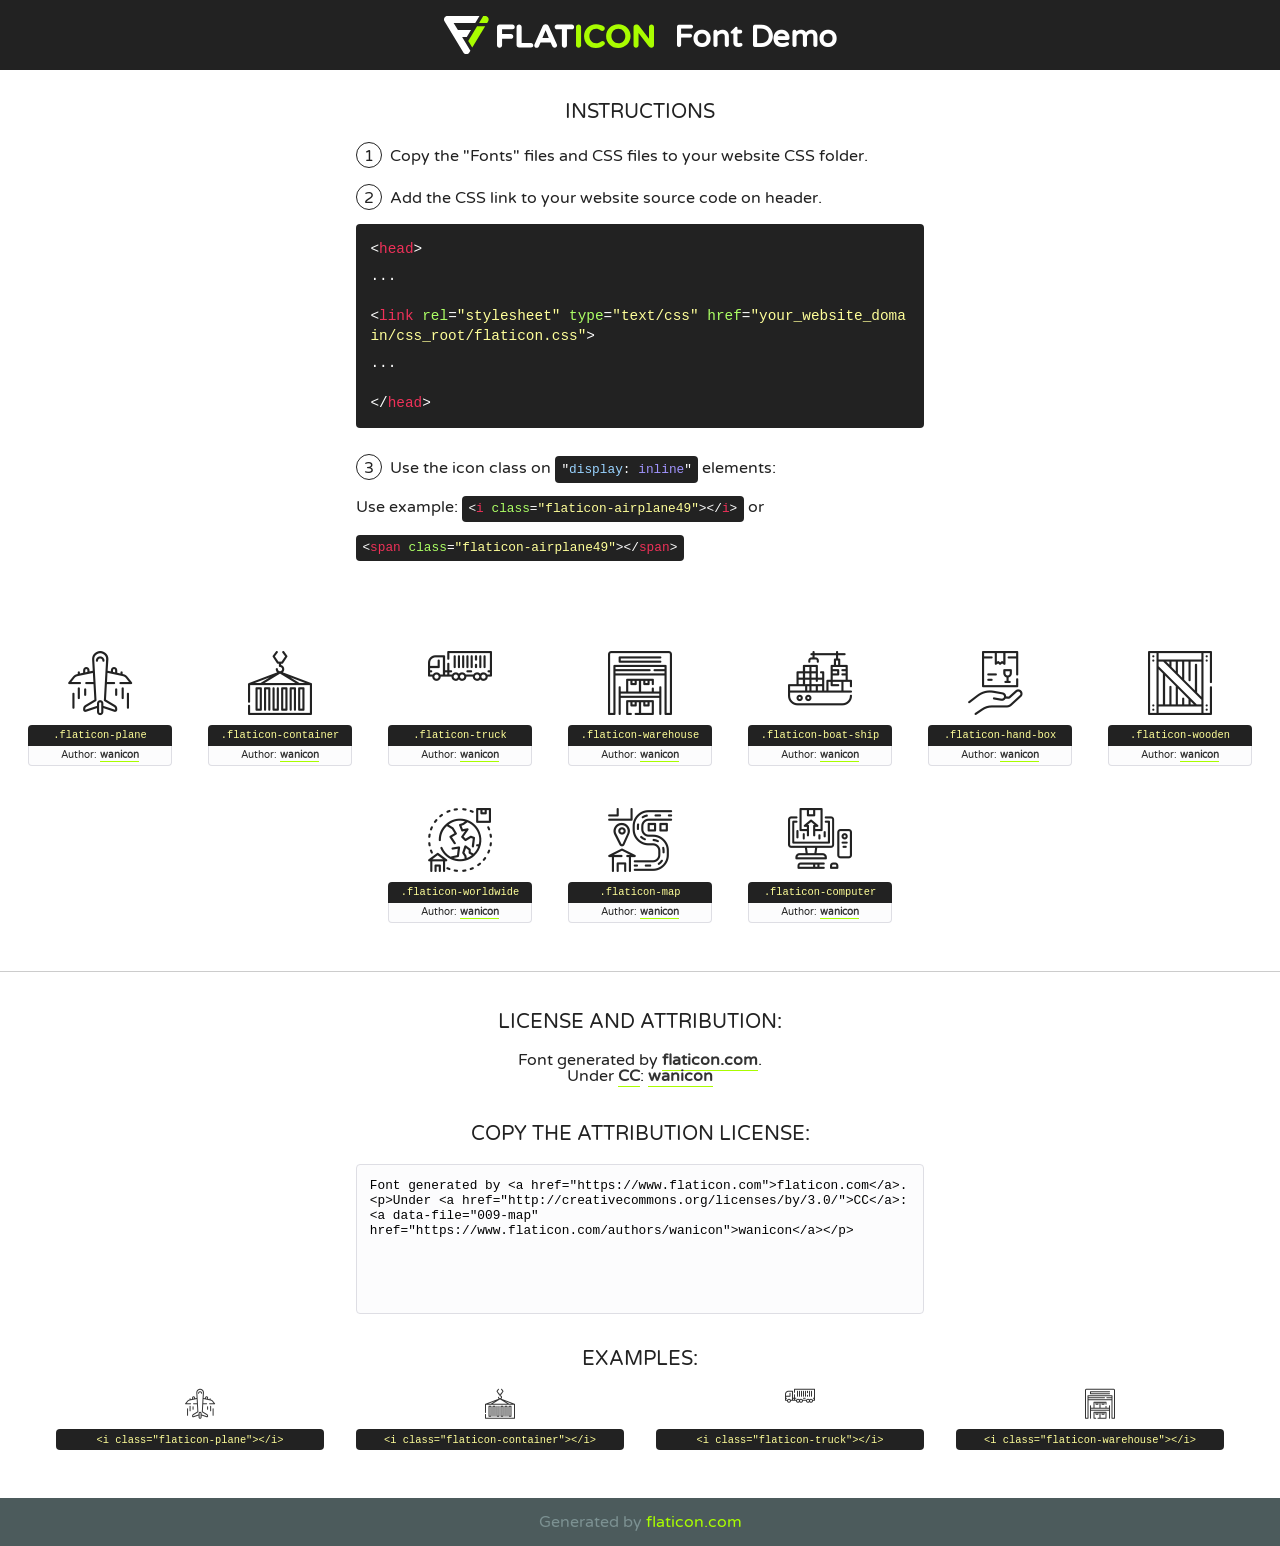
<file: fonts/flaticon/font/flaticon.html>
<!DOCTYPE html>
<!--
  Flaticon icon font: Flaticon
  Creation date: 10/02/2019 11:17
-->
<html>
<!DOCTYPE html>
<html>

<head>
    <title>Flaticon WebFont</title>
    <link href="http://fonts.googleapis.com/css?family=Varela+Round" rel="stylesheet" type="text/css" />
    <link rel="stylesheet" type="text/css" href="flaticon.css">
    <meta charset="UTF-8">
    <style>
    html, body, div, span, applet, object, iframe,
    h1, h2, h3, h4, h5, h6, p, blockquote, pre,
    a, abbr, acronym, address, big, cite, code,
    del, dfn, em, img, ins, kbd, q, s, samp,
    small, strike, strong, sub, sup, tt, var,
    b, u, i, center,
    dl, dt, dd, ol, ul, li,
    fieldset, form, label, legend,
    table, caption, tbody, tfoot, thead, tr, th, td,
    article, aside, canvas, details, embed, 
    figure, figcaption, footer, header, hgroup, 
    menu, nav, output, ruby, section, summary,
    time, mark, audio, video {
        margin: 0;
        padding: 0;
        border: 0;
        font-size: 100%;
        font: inherit;
        vertical-align: baseline;
    }
    /* HTML5 display-role reset for older browsers */
    article, aside, details, figcaption, figure, 
    footer, header, hgroup, menu, nav, section {
        display: block;
    }
    body {
        line-height: 1;
    }
    ol, ul {
        list-style: none;
    }
    blockquote, q {
        quotes: none;
    }
    blockquote:before, blockquote:after,
    q:before, q:after {
        content: '';
        content: none;
    }
    table {
        border-collapse: collapse;
        border-spacing: 0;
    }
    body {
        font-family: 'Varela Round', Helvetica, Arial, sans-serif;
        font-size: 16px;
        color: #222;
    }
    a {
        color: #333;
        border-bottom: 1px solid #a9fd00;
        font-weight: bold;
        text-decoration: none;
    }
    * {
        -moz-box-sizing: border-box;
        -webkit-box-sizing: border-box;
        box-sizing: border-box;
        margin: 0;
        padding: 0;
    }
    [class^="flaticon-"]:before, [class*=" flaticon-"]:before, [class^="flaticon-"]:after, [class*=" flaticon-"]:after {
        font-family: Flaticon;
        font-size: 30px;
        font-style: normal;
        margin-left: 20px;
        color: #333;
    }
    .wrapper {
        max-width: 600px;
        margin: auto;
        padding: 0 1em;
    }
    .title {
        font-size: 1.25em;
        text-align: center;
        margin-bottom: 1em;
        text-transform: uppercase;
    }
    header {
        text-align: center;
        background-color: #222;
        color: #fff;
        padding: 1em;
    }
    header .logo {
        width: 210px;
        height: 38px;
        display: inline-block;
        vertical-align: middle;
        margin-right: 1em;
        border: none;
    }
    header strong {
        font-size: 1.95em;
        font-weight: bold;
        vertical-align: middle;
        margin-top: 5px;
        display: inline-block;
    }
    .demo {
        margin: 2em auto;
        line-height: 1.25em;
    }
    .demo ul li {
        margin-bottom: 1em;
    }
    .demo ul li .num {
        color: #222;
        border-radius: 20px;
        display: inline-block;
        width: 26px;
        padding: 3px;
        height: 26px;
        text-align: center;
        margin-right: 0.5em;
        border: 1px solid #222;
    }
    .demo ul li code {
        background-color: #222;
        border-radius: 4px;
        padding: 0.25em 0.5em;
        display: inline-block;
        color: #fff;
        font-family: Consolas,Monaco,Lucida Console,Liberation Mono,DejaVu Sans Mono,Bitstream Vera Sans Mono,Courier New, monospace;
        font-weight: lighter;
        margin-top: 1em;
        font-size: 0.8em;
        word-break: break-all;
    }
    .demo ul li code.big {
        padding: 1em;
        font-size: 0.9em;
    }
    .demo ul li code .red {
        color: #EF3159;
    }
    .demo ul li code .green {
        color: #ACFF65;
    }
    .demo ul li code .yellow {
        color: #FFFF99;
    }
    .demo ul li code .blue {
        color: #99D3FF;
    }
    .demo ul li code .purple {
        color: #A295FF;
    }
    .demo ul li code .dots {
        margin-top: 0.5em;
        display: block;
    }
    #glyphs {
        border-bottom: 1px solid #ccc;
        padding: 2em 0;
        text-align: center;
    }
    .glyph {
        display: inline-block;
        width: 9em;
        margin: 1em;
        text-align: center;
        vertical-align: top;
        background: #FFF;
    }
    .glyph .glyph-icon {
        padding: 10px;
        display: block;
        font-family:"Flaticon";
        font-size: 64px;
        line-height: 1;
    }
    .glyph .glyph-icon:before {
        font-size: 64px;
        color: #222;
        margin-left: 0;
    }
    .class-name {
        font-size: 0.65em;
        background-color: #222;
        color: #fff;
        border-radius: 4px 4px 0 0;
        padding: 0.5em;
        color: #FFFF99;
        font-family: Consolas,Monaco,Lucida Console,Liberation Mono,DejaVu Sans Mono,Bitstream Vera Sans Mono,Courier New, monospace;
    }
    .author-name {
        font-size: 0.6em;
        background-color: #fcfcfd;
        border: 1px solid #DEDEE4;
        border-top: 0;
        border-radius: 0 0 4px 4px;
        padding: 0.5em;
    }
    .class-name:last-child {
        font-size: 10px;
        color:#888;
    }
    .class-name:last-child a {
        font-size: 10px;
        color:#555;
    }
    .class-name:last-child a:hover {
        color:#a9fd00;
    }
    .glyph > input {
        display: block;
        width: 100px;
        margin: 5px auto;
        text-align: center;
        font-size: 12px;
        cursor: text;
    }
    .glyph > input.icon-input {
        font-family:"Flaticon";
        font-size: 16px;
        margin-bottom: 10px;
    }
    .attribution .title {
        margin-top: 2em;
    }
    .attribution textarea {
        background-color: #fcfcfd;
        padding: 1em;
        border: none;
        box-shadow: none;
        border: 1px solid #DEDEE4;
        border-radius: 4px;
        resize: none;
        width: 100%;
        height: 150px;
        font-size: 0.8em;
        font-family: Consolas,Monaco,Lucida Console,Liberation Mono,DejaVu Sans Mono,Bitstream Vera Sans Mono,Courier New, monospace;
        -webkit-appearance: none;
    }
    .iconsuse {
        margin: 2em auto;
        text-align: center;
        max-width: 1200px;
    }
    .iconsuse:after {
        content: '';
        display: table;
        clear: both;
    }
    .iconsuse .image {
        float: left;
        width: 25%;
        padding: 0 1em;
    }
    .iconsuse .image p {
        margin-bottom: 1em;
    }
    .iconsuse .image span {
        display: block;
        font-size: 0.65em;
        background-color: #222;
        color: #fff;
        border-radius: 4px;
        padding: 0.5em;
        color: #FFFF99;
        margin-top: 1em;
        font-family: Consolas,Monaco,Lucida Console,Liberation Mono,DejaVu Sans Mono,Bitstream Vera Sans Mono,Courier New, monospace;
    }
    #footer {
        text-align: center;
        background-color: #4C5B5C;
        color: #7c9192;
        padding: 1em;
    }
    #footer a {
        border: none;
        color: #a9fd00;
        font-weight: normal;
    }
    @media (max-width: 960px) {
        .iconsuse .image {
            width: 50%;
        }
    }
    @media (max-width: 560px) {
        .iconsuse .image {
            width: 100%;
        }
    }
    </style>
</head>

<body class="characters-off">

    <header>
        <a href="https://www.flaticon.com" target="_blank" class="logo">
            <svg version="1.1" xmlns="http://www.w3.org/2000/svg" xmlns:xlink="http://www.w3.org/1999/xlink" xmlns:a="http://ns.adobe.com/AdobeSVGViewerExtensions/3.0/" viewBox="0 0 560.875 102.036" enable-background="new 0 0 560.875 102.036" xml:space="preserve">
                <defs>
                </defs>
                <g>
                    <g class="letters">
                        <path fill="#ffffff" d="M141.596,29.675c0-3.777,2.985-6.767,6.764-6.767h34.438c3.426,0,6.15,2.728,6.15,6.15
                        c0,3.43-2.724,6.149-6.15,6.149h-27.674v13.091h23.719c3.429,0,6.151,2.724,6.151,6.15c0,3.43-2.723,6.149-6.151,6.149h-23.719
                        v17.574c0,3.773-2.986,6.761-6.764,6.761c-3.779,0-6.764-2.989-6.764-6.761V29.675z"></path>
                        <path fill="#ffffff" d="M193.844,29.149c0-3.781,2.985-6.767,6.764-6.767c3.776,0,6.763,2.985,6.763,6.767v42.957h25.039
                        c3.426,0,6.149,2.726,6.149,6.153c0,3.425-2.723,6.15-6.149,6.15h-31.802c-3.779,0-6.764-2.986-6.764-6.768V29.149z"></path>
                        <path fill="#ffffff" d="M241.891,75.71l21.438-48.407c1.492-3.341,4.215-5.357,7.906-5.357h0.792
                        c3.686,0,6.323,2.017,7.815,5.357l21.439,48.407c0.436,0.967,0.701,1.845,0.701,2.723c0,3.602-2.809,6.501-6.414,6.501
                        c-3.161,0-5.269-1.845-6.499-4.655l-4.132-9.661h-27.059l-4.301,10.102c-1.144,2.631-3.426,4.214-6.237,4.214
                        c-3.517,0-6.24-2.81-6.24-6.325C241.1,77.64,241.451,76.677,241.891,75.71z M279.932,58.666l-8.521-20.297l-8.526,20.297H279.932
                        z"></path>
                        <path fill="#ffffff" d="M314.864,35.387H301.86c-3.429,0-6.239-2.813-6.239-6.238c0-3.429,2.811-6.24,6.239-6.24h39.533
                        c3.426,0,6.237,2.811,6.237,6.24c0,3.425-2.811,6.238-6.237,6.238h-13.001v42.785c0,3.773-2.99,6.761-6.764,6.761
                        c-3.779,0-6.764-2.989-6.764-6.761V35.387z"></path>
                        <path fill="#A9FD00" d="M352.615,29.149c0-3.781,2.985-6.767,6.767-6.767c3.774,0,6.761,2.985,6.761,6.767v49.024
                        c0,3.773-2.987,6.761-6.761,6.761c-3.781,0-6.767-2.989-6.767-6.761V29.149z"></path>
                        <path fill="#A9FD00" d="M374.132,53.836v-0.179c0-17.481,13.178-31.801,32.065-31.801c9.22,0,15.459,2.458,20.557,6.238
                        c1.402,1.054,2.637,2.985,2.637,5.357c0,3.692-2.985,6.59-6.681,6.59c-1.845,0-3.071-0.702-4.044-1.319
                        c-3.776-2.813-7.729-4.393-12.562-4.393c-10.364,0-17.831,8.611-17.831,19.154v0.173c0,10.542,7.291,19.329,17.831,19.329
                        c5.715,0,9.492-1.756,13.359-4.834c1.049-0.874,2.458-1.491,4.039-1.491c3.429,0,6.325,2.813,6.325,6.236
                        c0,2.106-1.056,3.78-2.282,4.834c-5.539,4.834-12.036,7.733-21.878,7.733C387.572,85.464,374.132,71.493,374.132,53.836z"></path>
                        <path fill="#A9FD00" d="M433.009,53.836v-0.179c0-17.481,13.79-31.801,32.766-31.801c18.981,0,32.592,14.143,32.592,31.628v0.173
                        c0,17.483-13.785,31.807-32.769,31.807C446.625,85.464,433.009,71.32,433.009,53.836z M484.224,53.836v-0.179
                        c0-10.539-7.725-19.326-18.626-19.326c-10.893,0-18.449,8.611-18.449,19.154v0.173c0,10.542,7.73,19.329,18.626,19.329
                        C476.676,72.986,484.224,64.378,484.224,53.836z"></path>
                        <path fill="#A9FD00" d="M506.233,29.321c0-3.774,2.99-6.763,6.767-6.763h1.401c3.252,0,5.183,1.583,7.029,3.953l26.093,34.265
                        V29.059c0-3.692,2.99-6.677,6.681-6.677c3.683,0,6.671,2.985,6.671,6.677v48.934c0,3.78-2.987,6.765-6.764,6.765h-0.436
                        c-3.257,0-5.188-1.581-7.034-3.953l-27.056-35.492v32.944c0,3.687-2.985,6.676-6.678,6.676c-3.683,0-6.673-2.989-6.673-6.676
                        V29.321z"></path>
                    </g>
                    <g class="insignia">
                        <path fill="#ffffff" d="M48.372,56.137h12.517l11.156-18.537H37.186L25.688,18.539h57.825L94.668,0H9.271
                        C5.925,0,2.842,1.801,1.198,4.716c-1.644,2.907-1.593,6.482,0.134,9.343l50.38,83.501c1.678,2.781,4.689,4.476,7.938,4.476
                        c3.246,0,6.257-1.695,7.935-4.476l2.898-4.804L48.372,56.137z"></path>
                        <g class="i">
                            <path fill="#A9FD00" d="M93.575,18.539h0.031v0.004l21.652,0.004l2.705-4.488c1.727-2.861,1.778-6.436,0.133-9.343
                            C116.454,1.801,113.371,0,110.026,0h-5.294L93.575,18.539z"></path>
                            <polygon fill="#A9FD00" points="88.291,27.356 64.725,66.486 75.519,84.404 109.942,27.356"></polygon>
                        </g>
                    </g>
                </g>
            </svg>
        </a>
        <strong>Font Demo</strong>
    </header>


    <section class="demo wrapper">

        <p class="title">Instructions</p>

        <ul>
            <li>
                <span class="num">1</span>Copy the "Fonts" files and CSS files to your website CSS folder.
            </li>
            <li>
                <span class="num">2</span>Add the CSS link to your website source code on header.
                <code class="big">
                    &lt;<span class="red">head</span>&gt;
                    <br/><span class="dots">...</span>
                    <br/>&lt;<span class="red">link</span> <span class="green">rel</span>=<span class="yellow">"stylesheet"</span> <span class="green">type</span>=<span class="yellow">"text/css"</span> <span class="green">href</span>=<span class="yellow">"your_website_domain/css_root/flaticon.css"</span>&gt;
                    <br/><span class="dots">...</span>
                    <br/>&lt;/<span class="red">head</span>&gt;
                </code>
            </li>

            <li>
                <p>
                    <span class="num">3</span>Use the icon class on <code>"<span class="blue">display</span>:<span class="purple"> inline</span>"</code> elements:
                    <br />
                    Use example: <code>&lt;<span class="red">i</span> <span class="green">class</span>=<span class="yellow">&quot;flaticon-airplane49&quot;</span>&gt;&lt;/<span class="red">i</span>&gt;</code> or <code>&lt;<span class="red">span</span> <span class="green">class</span>=<span class="yellow">&quot;flaticon-airplane49&quot;</span>&gt;&lt;/<span class="red">span</span>&gt;</code>
            </li>
        </ul>

    </section>




   <section id="glyphs">          
    
      
        <div class="glyph"><div class="glyph-icon flaticon-plane"></div>
            <div class="class-name">.flaticon-plane</div>
            <div class="author-name">Author: <a data-file="001-plane" href="https://www.flaticon.com/authors/wanicon">wanicon</a> </div> 
        </div>        
        
        <div class="glyph"><div class="glyph-icon flaticon-container"></div>
            <div class="class-name">.flaticon-container</div>
            <div class="author-name">Author: <a data-file="002-container" href="https://www.flaticon.com/authors/wanicon">wanicon</a> </div> 
        </div>        
        
        <div class="glyph"><div class="glyph-icon flaticon-truck"></div>
            <div class="class-name">.flaticon-truck</div>
            <div class="author-name">Author: <a data-file="003-truck" href="https://www.flaticon.com/authors/wanicon">wanicon</a> </div> 
        </div>        
        
        <div class="glyph"><div class="glyph-icon flaticon-warehouse"></div>
            <div class="class-name">.flaticon-warehouse</div>
            <div class="author-name">Author: <a data-file="004-warehouse" href="https://www.flaticon.com/authors/wanicon">wanicon</a> </div> 
        </div>        
        
        <div class="glyph"><div class="glyph-icon flaticon-boat-ship"></div>
            <div class="class-name">.flaticon-boat-ship</div>
            <div class="author-name">Author: <a data-file="005-boat-ship" href="https://www.flaticon.com/authors/wanicon">wanicon</a> </div> 
        </div>        
        
        <div class="glyph"><div class="glyph-icon flaticon-hand-box"></div>
            <div class="class-name">.flaticon-hand-box</div>
            <div class="author-name">Author: <a data-file="006-hand-box" href="https://www.flaticon.com/authors/wanicon">wanicon</a> </div> 
        </div>        
        
        <div class="glyph"><div class="glyph-icon flaticon-wooden"></div>
            <div class="class-name">.flaticon-wooden</div>
            <div class="author-name">Author: <a data-file="007-wooden" href="https://www.flaticon.com/authors/wanicon">wanicon</a> </div> 
        </div>        
        
        <div class="glyph"><div class="glyph-icon flaticon-worldwide"></div>
            <div class="class-name">.flaticon-worldwide</div>
            <div class="author-name">Author: <a data-file="008-worldwide" href="https://www.flaticon.com/authors/wanicon">wanicon</a> </div> 
        </div>        
        
        <div class="glyph"><div class="glyph-icon flaticon-map"></div>
            <div class="class-name">.flaticon-map</div>
            <div class="author-name">Author: <a data-file="009-map" href="https://www.flaticon.com/authors/wanicon">wanicon</a> </div> 
        </div>        
        
        <div class="glyph"><div class="glyph-icon flaticon-computer"></div>
            <div class="class-name">.flaticon-computer</div>
            <div class="author-name">Author: <a data-file="010-computer" href="https://www.flaticon.com/authors/wanicon">wanicon</a> </div> 
        </div>        
        

    </section>



    <section class="attribution wrapper"   style="text-align:center;">

      <div class="title">License and attribution:</div><div class="attrDiv">Font generated by <a href="https://www.flaticon.com">flaticon.com</a>. <div><p>Under <a href="http://creativecommons.org/licenses/by/3.0/">CC</a>: <a data-file="009-map" href="https://www.flaticon.com/authors/wanicon">wanicon</a></p>  </div>
      </div>
      <div class="title">Copy the Attribution License:</div>

    <textarea onclick="this.focus();this.select();">Font generated by &lt;a href=&quot;https://www.flaticon.com&quot;&gt;flaticon.com&lt;/a&gt;. <p>Under <a href="http://creativecommons.org/licenses/by/3.0/">CC</a>: <a data-file="009-map" href="https://www.flaticon.com/authors/wanicon">wanicon</a></p>  
     </textarea>

    </section>

    <section class="iconsuse">

          <div class="title">Examples:</div>            
             
            <div class="image">
                <p>
                    <i class="glyph-icon flaticon-plane"></i> 
                    <span>&lt;i class=&quot;flaticon-plane&quot;&gt;&lt;/i&gt;</span>
                </p>
            </div>
            
            <div class="image">
                <p>
                    <i class="glyph-icon flaticon-container"></i> 
                    <span>&lt;i class=&quot;flaticon-container&quot;&gt;&lt;/i&gt;</span>
                </p>
            </div>
            
            <div class="image">
                <p>
                    <i class="glyph-icon flaticon-truck"></i> 
                    <span>&lt;i class=&quot;flaticon-truck&quot;&gt;&lt;/i&gt;</span>
                </p>
            </div>
            
            <div class="image">
                <p>
                    <i class="glyph-icon flaticon-warehouse"></i> 
                    <span>&lt;i class=&quot;flaticon-warehouse&quot;&gt;&lt;/i&gt;</span>
                </p>
            </div>
                       
        </div>
                            
    </section>

<div id="footer">
    <div>Generated by <a href="https://www.flaticon.com">flaticon.com</a>
    </div>
</div>



</body>
</html>
</file>
<file: fonts/icomoon/style.css>
@font-face {
  font-family: 'icomoon';
  src:  url('fonts/icomoon.eot?10si43');
  src:  url('fonts/icomoon.eot?10si43#iefix') format('embedded-opentype'),
    url('fonts/icomoon.ttf?10si43') format('truetype'),
    url('fonts/icomoon.woff?10si43') format('woff'),
    url('fonts/icomoon.svg?10si43#icomoon') format('svg');
  font-weight: normal;
  font-style: normal;
}

[class^="icon-"], [class*=" icon-"] {
  /* use !important to prevent issues with browser extensions that change fonts */
  font-family: 'icomoon' !important;
  speak: none;
  font-style: normal;
  font-weight: normal;
  font-variant: normal;
  text-transform: none;
  line-height: 1;

  /* Better Font Rendering =========== */
  -webkit-font-smoothing: antialiased;
  -moz-osx-font-smoothing: grayscale;
}

.icon-asterisk:before {
  content: "\f069";
}
.icon-plus:before {
  content: "\f067";
}
.icon-question:before {
  content: "\f128";
}
.icon-minus:before {
  content: "\f068";
}
.icon-glass:before {
  content: "\f000";
}
.icon-music:before {
  content: "\f001";
}
.icon-search:before {
  content: "\f002";
}
.icon-envelope-o:before {
  content: "\f003";
}
.icon-heart:before {
  content: "\f004";
}
.icon-star:before {
  content: "\f005";
}
.icon-star-o:before {
  content: "\f006";
}
.icon-user:before {
  content: "\f007";
}
.icon-film:before {
  content: "\f008";
}
.icon-th-large:before {
  content: "\f009";
}
.icon-th:before {
  content: "\f00a";
}
.icon-th-list:before {
  content: "\f00b";
}
.icon-check:before {
  content: "\f00c";
}
.icon-close:before {
  content: "\f00d";
}
.icon-remove:before {
  content: "\f00d";
}
.icon-times:before {
  content: "\f00d";
}
.icon-search-plus:before {
  content: "\f00e";
}
.icon-search-minus:before {
  content: "\f010";
}
.icon-power-off:before {
  content: "\f011";
}
.icon-signal:before {
  content: "\f012";
}
.icon-cog:before {
  content: "\f013";
}
.icon-gear:before {
  content: "\f013";
}
.icon-trash-o:before {
  content: "\f014";
}
.icon-home:before {
  content: "\f015";
}
.icon-file-o:before {
  content: "\f016";
}
.icon-clock-o:before {
  content: "\f017";
}
.icon-road:before {
  content: "\f018";
}
.icon-download:before {
  content: "\f019";
}
.icon-arrow-circle-o-down:before {
  content: "\f01a";
}
.icon-arrow-circle-o-up:before {
  content: "\f01b";
}
.icon-inbox:before {
  content: "\f01c";
}
.icon-play-circle-o:before {
  content: "\f01d";
}
.icon-repeat:before {
  content: "\f01e";
}
.icon-rotate-right:before {
  content: "\f01e";
}
.icon-refresh:before {
  content: "\f021";
}
.icon-list-alt:before {
  content: "\f022";
}
.icon-lock:before {
  content: "\f023";
}
.icon-flag:before {
  content: "\f024";
}
.icon-headphones:before {
  content: "\f025";
}
.icon-volume-off:before {
  content: "\f026";
}
.icon-volume-down:before {
  content: "\f027";
}
.icon-volume-up:before {
  content: "\f028";
}
.icon-qrcode:before {
  content: "\f029";
}
.icon-barcode:before {
  content: "\f02a";
}
.icon-tag:before {
  content: "\f02b";
}
.icon-tags:before {
  content: "\f02c";
}
.icon-book:before {
  content: "\f02d";
}
.icon-bookmark:before {
  content: "\f02e";
}
.icon-print:before {
  content: "\f02f";
}
.icon-camera:before {
  content: "\f030";
}
.icon-font:before {
  content: "\f031";
}
.icon-bold:before {
  content: "\f032";
}
.icon-italic:before {
  content: "\f033";
}
.icon-text-height:before {
  content: "\f034";
}
.icon-text-width:before {
  content: "\f035";
}
.icon-align-left:before {
  content: "\f036";
}
.icon-align-center:before {
  content: "\f037";
}
.icon-align-right:before {
  content: "\f038";
}
.icon-align-justify:before {
  content: "\f039";
}
.icon-list:before {
  content: "\f03a";
}
.icon-dedent:before {
  content: "\f03b";
}
.icon-outdent:before {
  content: "\f03b";
}
.icon-indent:before {
  content: "\f03c";
}
.icon-video-camera:before {
  content: "\f03d";
}
.icon-image:before {
  content: "\f03e";
}
.icon-photo:before {
  content: "\f03e";
}
.icon-picture-o:before {
  content: "\f03e";
}
.icon-pencil:before {
  content: "\f040";
}
.icon-map-marker:before {
  content: "\f041";
}
.icon-adjust:before {
  content: "\f042";
}
.icon-tint:before {
  content: "\f043";
}
.icon-edit:before {
  content: "\f044";
}
.icon-pencil-square-o:before {
  content: "\f044";
}
.icon-share-square-o:before {
  content: "\f045";
}
.icon-check-square-o:before {
  content: "\f046";
}
.icon-arrows:before {
  content: "\f047";
}
.icon-step-backward:before {
  content: "\f048";
}
.icon-fast-backward:before {
  content: "\f049";
}
.icon-backward:before {
  content: "\f04a";
}
.icon-play:before {
  content: "\f04b";
}
.icon-pause:before {
  content: "\f04c";
}
.icon-stop:before {
  content: "\f04d";
}
.icon-forward:before {
  content: "\f04e";
}
.icon-fast-forward:before {
  content: "\f050";
}
.icon-step-forward:before {
  content: "\f051";
}
.icon-eject:before {
  content: "\f052";
}
.icon-chevron-left:before {
  content: "\f053";
}
.icon-chevron-right:before {
  content: "\f054";
}
.icon-plus-circle:before {
  content: "\f055";
}
.icon-minus-circle:before {
  content: "\f056";
}
.icon-times-circle:before {
  content: "\f057";
}
.icon-check-circle:before {
  content: "\f058";
}
.icon-question-circle:before {
  content: "\f059";
}
.icon-info-circle:before {
  content: "\f05a";
}
.icon-crosshairs:before {
  content: "\f05b";
}
.icon-times-circle-o:before {
  content: "\f05c";
}
.icon-check-circle-o:before {
  content: "\f05d";
}
.icon-ban:before {
  content: "\f05e";
}
.icon-arrow-left:before {
  content: "\f060";
}
.icon-arrow-right:before {
  content: "\f061";
}
.icon-arrow-up:before {
  content: "\f062";
}
.icon-arrow-down:before {
  content: "\f063";
}
.icon-mail-forward:before {
  content: "\f064";
}
.icon-share:before {
  content: "\f064";
}
.icon-expand:before {
  content: "\f065";
}
.icon-compress:before {
  content: "\f066";
}
.icon-exclamation-circle:before {
  content: "\f06a";
}
.icon-gift:before {
  content: "\f06b";
}
.icon-leaf:before {
  content: "\f06c";
}
.icon-fire:before {
  content: "\f06d";
}
.icon-eye:before {
  content: "\f06e";
}
.icon-eye-slash:before {
  content: "\f070";
}
.icon-exclamation-triangle:before {
  content: "\f071";
}
.icon-warning:before {
  content: "\f071";
}
.icon-plane:before {
  content: "\f072";
}
.icon-calendar:before {
  content: "\f073";
}
.icon-random:before {
  content: "\f074";
}
.icon-comment:before {
  content: "\f075";
}
.icon-magnet:before {
  content: "\f076";
}
.icon-chevron-up:before {
  content: "\f077";
}
.icon-chevron-down:before {
  content: "\f078";
}
.icon-retweet:before {
  content: "\f079";
}
.icon-shopping-cart:before {
  content: "\f07a";
}
.icon-folder:before {
  content: "\f07b";
}
.icon-folder-open:before {
  content: "\f07c";
}
.icon-arrows-v:before {
  content: "\f07d";
}
.icon-arrows-h:before {
  content: "\f07e";
}
.icon-bar-chart:before {
  content: "\f080";
}
.icon-bar-chart-o:before {
  content: "\f080";
}
.icon-twitter-square:before {
  content: "\f081";
}
.icon-facebook-square:before {
  content: "\f082";
}
.icon-camera-retro:before {
  content: "\f083";
}
.icon-key:before {
  content: "\f084";
}
.icon-cogs:before {
  content: "\f085";
}
.icon-gears:before {
  content: "\f085";
}
.icon-comments:before {
  content: "\f086";
}
.icon-thumbs-o-up:before {
  content: "\f087";
}
.icon-thumbs-o-down:before {
  content: "\f088";
}
.icon-star-half:before {
  content: "\f089";
}
.icon-heart-o:before {
  content: "\f08a";
}
.icon-sign-out:before {
  content: "\f08b";
}
.icon-linkedin-square:before {
  content: "\f08c";
}
.icon-thumb-tack:before {
  content: "\f08d";
}
.icon-external-link:before {
  content: "\f08e";
}
.icon-sign-in:before {
  content: "\f090";
}
.icon-trophy:before {
  content: "\f091";
}
.icon-github-square:before {
  content: "\f092";
}
.icon-upload:before {
  content: "\f093";
}
.icon-lemon-o:before {
  content: "\f094";
}
.icon-phone:before {
  content: "\f095";
}
.icon-square-o:before {
  content: "\f096";
}
.icon-bookmark-o:before {
  content: "\f097";
}
.icon-phone-square:before {
  content: "\f098";
}
.icon-twitter:before {
  content: "\f099";
}
.icon-facebook:before {
  content: "\f09a";
}
.icon-facebook-f:before {
  content: "\f09a";
}
.icon-github:before {
  content: "\f09b";
}
.icon-unlock:before {
  content: "\f09c";
}
.icon-credit-card:before {
  content: "\f09d";
}
.icon-feed:before {
  content: "\f09e";
}
.icon-rss:before {
  content: "\f09e";
}
.icon-hdd-o:before {
  content: "\f0a0";
}
.icon-bullhorn:before {
  content: "\f0a1";
}
.icon-bell-o:before {
  content: "\f0a2";
}
.icon-certificate:before {
  content: "\f0a3";
}
.icon-hand-o-right:before {
  content: "\f0a4";
}
.icon-hand-o-left:before {
  content: "\f0a5";
}
.icon-hand-o-up:before {
  content: "\f0a6";
}
.icon-hand-o-down:before {
  content: "\f0a7";
}
.icon-arrow-circle-left:before {
  content: "\f0a8";
}
.icon-arrow-circle-right:before {
  content: "\f0a9";
}
.icon-arrow-circle-up:before {
  content: "\f0aa";
}
.icon-arrow-circle-down:before {
  content: "\f0ab";
}
.icon-globe:before {
  content: "\f0ac";
}
.icon-wrench:before {
  content: "\f0ad";
}
.icon-tasks:before {
  content: "\f0ae";
}
.icon-filter:before {
  content: "\f0b0";
}
.icon-briefcase:before {
  content: "\f0b1";
}
.icon-arrows-alt:before {
  content: "\f0b2";
}
.icon-group:before {
  content: "\f0c0";
}
.icon-users:before {
  content: "\f0c0";
}
.icon-chain:before {
  content: "\f0c1";
}
.icon-link:before {
  content: "\f0c1";
}
.icon-cloud:before {
  content: "\f0c2";
}
.icon-flask:before {
  content: "\f0c3";
}
.icon-cut:before {
  content: "\f0c4";
}
.icon-scissors:before {
  content: "\f0c4";
}
.icon-copy:before {
  content: "\f0c5";
}
.icon-files-o:before {
  content: "\f0c5";
}
.icon-paperclip:before {
  content: "\f0c6";
}
.icon-floppy-o:before {
  content: "\f0c7";
}
.icon-save:before {
  content: "\f0c7";
}
.icon-square:before {
  content: "\f0c8";
}
.icon-bars:before {
  content: "\f0c9";
}
.icon-navicon:before {
  content: "\f0c9";
}
.icon-reorder:before {
  content: "\f0c9";
}
.icon-list-ul:before {
  content: "\f0ca";
}
.icon-list-ol:before {
  content: "\f0cb";
}
.icon-strikethrough:before {
  content: "\f0cc";
}
.icon-underline:before {
  content: "\f0cd";
}
.icon-table:before {
  content: "\f0ce";
}
.icon-magic:before {
  content: "\f0d0";
}
.icon-truck:before {
  content: "\f0d1";
}
.icon-pinterest:before {
  content: "\f0d2";
}
.icon-pinterest-square:before {
  content: "\f0d3";
}
.icon-google-plus-square:before {
  content: "\f0d4";
}
.icon-google-plus:before {
  content: "\f0d5";
}
.icon-money:before {
  content: "\f0d6";
}
.icon-caret-down:before {
  content: "\f0d7";
}
.icon-caret-up:before {
  content: "\f0d8";
}
.icon-caret-left:before {
  content: "\f0d9";
}
.icon-caret-right:before {
  content: "\f0da";
}
.icon-columns:before {
  content: "\f0db";
}
.icon-sort:before {
  content: "\f0dc";
}
.icon-unsorted:before {
  content: "\f0dc";
}
.icon-sort-desc:before {
  content: "\f0dd";
}
.icon-sort-down:before {
  content: "\f0dd";
}
.icon-sort-asc:before {
  content: "\f0de";
}
.icon-sort-up:before {
  content: "\f0de";
}
.icon-envelope:before {
  content: "\f0e0";
}
.icon-linkedin:before {
  content: "\f0e1";
}
.icon-rotate-left:before {
  content: "\f0e2";
}
.icon-undo:before {
  content: "\f0e2";
}
.icon-gavel:before {
  content: "\f0e3";
}
.icon-legal:before {
  content: "\f0e3";
}
.icon-dashboard:before {
  content: "\f0e4";
}
.icon-tachometer:before {
  content: "\f0e4";
}
.icon-comment-o:before {
  content: "\f0e5";
}
.icon-comments-o:before {
  content: "\f0e6";
}
.icon-bolt:before {
  content: "\f0e7";
}
.icon-flash:before {
  content: "\f0e7";
}
.icon-sitemap:before {
  content: "\f0e8";
}
.icon-umbrella:before {
  content: "\f0e9";
}
.icon-clipboard:before {
  content: "\f0ea";
}
.icon-paste:before {
  content: "\f0ea";
}
.icon-lightbulb-o:before {
  content: "\f0eb";
}
.icon-exchange:before {
  content: "\f0ec";
}
.icon-cloud-download:before {
  content: "\f0ed";
}
.icon-cloud-upload:before {
  content: "\f0ee";
}
.icon-user-md:before {
  content: "\f0f0";
}
.icon-stethoscope:before {
  content: "\f0f1";
}
.icon-suitcase:before {
  content: "\f0f2";
}
.icon-bell:before {
  content: "\f0f3";
}
.icon-coffee:before {
  content: "\f0f4";
}
.icon-cutlery:before {
  content: "\f0f5";
}
.icon-file-text-o:before {
  content: "\f0f6";
}
.icon-building-o:before {
  content: "\f0f7";
}
.icon-hospital-o:before {
  content: "\f0f8";
}
.icon-ambulance:before {
  content: "\f0f9";
}
.icon-medkit:before {
  content: "\f0fa";
}
.icon-fighter-jet:before {
  content: "\f0fb";
}
.icon-beer:before {
  content: "\f0fc";
}
.icon-h-square:before {
  content: "\f0fd";
}
.icon-plus-square:before {
  content: "\f0fe";
}
.icon-angle-double-left:before {
  content: "\f100";
}
.icon-angle-double-right:before {
  content: "\f101";
}
.icon-angle-double-up:before {
  content: "\f102";
}
.icon-angle-double-down:before {
  content: "\f103";
}
.icon-angle-left:before {
  content: "\f104";
}
.icon-angle-right:before {
  content: "\f105";
}
.icon-angle-up:before {
  content: "\f106";
}
.icon-angle-down:before {
  content: "\f107";
}
.icon-desktop:before {
  content: "\f108";
}
.icon-laptop:before {
  content: "\f109";
}
.icon-tablet:before {
  content: "\f10a";
}
.icon-mobile:before {
  content: "\f10b";
}
.icon-mobile-phone:before {
  content: "\f10b";
}
.icon-circle-o:before {
  content: "\f10c";
}
.icon-quote-left:before {
  content: "\f10d";
}
.icon-quote-right:before {
  content: "\f10e";
}
.icon-spinner:before {
  content: "\f110";
}
.icon-circle:before {
  content: "\f111";
}
.icon-mail-reply:before {
  content: "\f112";
}
.icon-reply:before {
  content: "\f112";
}
.icon-github-alt:before {
  content: "\f113";
}
.icon-folder-o:before {
  content: "\f114";
}
.icon-folder-open-o:before {
  content: "\f115";
}
.icon-smile-o:before {
  content: "\f118";
}
.icon-frown-o:before {
  content: "\f119";
}
.icon-meh-o:before {
  content: "\f11a";
}
.icon-gamepad:before {
  content: "\f11b";
}
.icon-keyboard-o:before {
  content: "\f11c";
}
.icon-flag-o:before {
  content: "\f11d";
}
.icon-flag-checkered:before {
  content: "\f11e";
}
.icon-terminal:before {
  content: "\f120";
}
.icon-code:before {
  content: "\f121";
}
.icon-mail-reply-all:before {
  content: "\f122";
}
.icon-reply-all:before {
  content: "\f122";
}
.icon-star-half-empty:before {
  content: "\f123";
}
.icon-star-half-full:before {
  content: "\f123";
}
.icon-star-half-o:before {
  content: "\f123";
}
.icon-location-arrow:before {
  content: "\f124";
}
.icon-crop:before {
  content: "\f125";
}
.icon-code-fork:before {
  content: "\f126";
}
.icon-chain-broken:before {
  content: "\f127";
}
.icon-unlink:before {
  content: "\f127";
}
.icon-info:before {
  content: "\f129";
}
.icon-exclamation:before {
  content: "\f12a";
}
.icon-superscript:before {
  content: "\f12b";
}
.icon-subscript:before {
  content: "\f12c";
}
.icon-eraser:before {
  content: "\f12d";
}
.icon-puzzle-piece:before {
  content: "\f12e";
}
.icon-microphone:before {
  content: "\f130";
}
.icon-microphone-slash:before {
  content: "\f131";
}
.icon-shield:before {
  content: "\f132";
}
.icon-calendar-o:before {
  content: "\f133";
}
.icon-fire-extinguisher:before {
  content: "\f134";
}
.icon-rocket:before {
  content: "\f135";
}
.icon-maxcdn:before {
  content: "\f136";
}
.icon-chevron-circle-left:before {
  content: "\f137";
}
.icon-chevron-circle-right:before {
  content: "\f138";
}
.icon-chevron-circle-up:before {
  content: "\f139";
}
.icon-chevron-circle-down:before {
  content: "\f13a";
}
.icon-html5:before {
  content: "\f13b";
}
.icon-css3:before {
  content: "\f13c";
}
.icon-anchor:before {
  content: "\f13d";
}
.icon-unlock-alt:before {
  content: "\f13e";
}
.icon-bullseye:before {
  content: "\f140";
}
.icon-ellipsis-h:before {
  content: "\f141";
}
.icon-ellipsis-v:before {
  content: "\f142";
}
.icon-rss-square:before {
  content: "\f143";
}
.icon-play-circle:before {
  content: "\f144";
}
.icon-ticket:before {
  content: "\f145";
}
.icon-minus-square:before {
  content: "\f146";
}
.icon-minus-square-o:before {
  content: "\f147";
}
.icon-level-up:before {
  content: "\f148";
}
.icon-level-down:before {
  content: "\f149";
}
.icon-check-square:before {
  content: "\f14a";
}
.icon-pencil-square:before {
  content: "\f14b";
}
.icon-external-link-square:before {
  content: "\f14c";
}
.icon-share-square:before {
  content: "\f14d";
}
.icon-compass:before {
  content: "\f14e";
}
.icon-caret-square-o-down:before {
  content: "\f150";
}
.icon-toggle-down:before {
  content: "\f150";
}
.icon-caret-square-o-up:before {
  content: "\f151";
}
.icon-toggle-up:before {
  content: "\f151";
}
.icon-caret-square-o-right:before {
  content: "\f152";
}
.icon-toggle-right:before {
  content: "\f152";
}
.icon-eur:before {
  content: "\f153";
}
.icon-euro:before {
  content: "\f153";
}
.icon-gbp:before {
  content: "\f154";
}
.icon-dollar:before {
  content: "\f155";
}
.icon-usd:before {
  content: "\f155";
}
.icon-inr:before {
  content: "\f156";
}
.icon-rupee:before {
  content: "\f156";
}
.icon-cny:before {
  content: "\f157";
}
.icon-jpy:before {
  content: "\f157";
}
.icon-rmb:before {
  content: "\f157";
}
.icon-yen:before {
  content: "\f157";
}
.icon-rouble:before {
  content: "\f158";
}
.icon-rub:before {
  content: "\f158";
}
.icon-ruble:before {
  content: "\f158";
}
.icon-krw:before {
  content: "\f159";
}
.icon-won:before {
  content: "\f159";
}
.icon-bitcoin:before {
  content: "\f15a";
}
.icon-btc:before {
  content: "\f15a";
}
.icon-file:before {
  content: "\f15b";
}
.icon-file-text:before {
  content: "\f15c";
}
.icon-sort-alpha-asc:before {
  content: "\f15d";
}
.icon-sort-alpha-desc:before {
  content: "\f15e";
}
.icon-sort-amount-asc:before {
  content: "\f160";
}
.icon-sort-amount-desc:before {
  content: "\f161";
}
.icon-sort-numeric-asc:before {
  content: "\f162";
}
.icon-sort-numeric-desc:before {
  content: "\f163";
}
.icon-thumbs-up:before {
  content: "\f164";
}
.icon-thumbs-down:before {
  content: "\f165";
}
.icon-youtube-square:before {
  content: "\f166";
}
.icon-youtube:before {
  content: "\f167";
}
.icon-xing:before {
  content: "\f168";
}
.icon-xing-square:before {
  content: "\f169";
}
.icon-youtube-play:before {
  content: "\f16a";
}
.icon-dropbox:before {
  content: "\f16b";
}
.icon-stack-overflow:before {
  content: "\f16c";
}
.icon-instagram:before {
  content: "\f16d";
}
.icon-flickr:before {
  content: "\f16e";
}
.icon-adn:before {
  content: "\f170";
}
.icon-bitbucket:before {
  content: "\f171";
}
.icon-bitbucket-square:before {
  content: "\f172";
}
.icon-tumblr:before {
  content: "\f173";
}
.icon-tumblr-square:before {
  content: "\f174";
}
.icon-long-arrow-down:before {
  content: "\f175";
}
.icon-long-arrow-up:before {
  content: "\f176";
}
.icon-long-arrow-left:before {
  content: "\f177";
}
.icon-long-arrow-right:before {
  content: "\f178";
}
.icon-apple:before {
  content: "\f179";
}
.icon-windows:before {
  content: "\f17a";
}
.icon-android:before {
  content: "\f17b";
}
.icon-linux:before {
  content: "\f17c";
}
.icon-dribbble:before {
  content: "\f17d";
}
.icon-skype:before {
  content: "\f17e";
}
.icon-foursquare:before {
  content: "\f180";
}
.icon-trello:before {
  content: "\f181";
}
.icon-female:before {
  content: "\f182";
}
.icon-male:before {
  content: "\f183";
}
.icon-gittip:before {
  content: "\f184";
}
.icon-gratipay:before {
  content: "\f184";
}
.icon-sun-o:before {
  content: "\f185";
}
.icon-moon-o:before {
  content: "\f186";
}
.icon-archive:before {
  content: "\f187";
}
.icon-bug:before {
  content: "\f188";
}
.icon-vk:before {
  content: "\f189";
}
.icon-weibo:before {
  content: "\f18a";
}
.icon-renren:before {
  content: "\f18b";
}
.icon-pagelines:before {
  content: "\f18c";
}
.icon-stack-exchange:before {
  content: "\f18d";
}
.icon-arrow-circle-o-right:before {
  content: "\f18e";
}
.icon-arrow-circle-o-left:before {
  content: "\f190";
}
.icon-caret-square-o-left:before {
  content: "\f191";
}
.icon-toggle-left:before {
  content: "\f191";
}
.icon-dot-circle-o:before {
  content: "\f192";
}
.icon-wheelchair:before {
  content: "\f193";
}
.icon-vimeo-square:before {
  content: "\f194";
}
.icon-try:before {
  content: "\f195";
}
.icon-turkish-lira:before {
  content: "\f195";
}
.icon-plus-square-o:before {
  content: "\f196";
}
.icon-space-shuttle:before {
  content: "\f197";
}
.icon-slack:before {
  content: "\f198";
}
.icon-envelope-square:before {
  content: "\f199";
}
.icon-wordpress:before {
  content: "\f19a";
}
.icon-openid:before {
  content: "\f19b";
}
.icon-bank:before {
  content: "\f19c";
}
.icon-institution:before {
  content: "\f19c";
}
.icon-university:before {
  content: "\f19c";
}
.icon-graduation-cap:before {
  content: "\f19d";
}
.icon-mortar-board:before {
  content: "\f19d";
}
.icon-yahoo:before {
  content: "\f19e";
}
.icon-google:before {
  content: "\f1a0";
}
.icon-reddit:before {
  content: "\f1a1";
}
.icon-reddit-square:before {
  content: "\f1a2";
}
.icon-stumbleupon-circle:before {
  content: "\f1a3";
}
.icon-stumbleupon:before {
  content: "\f1a4";
}
.icon-delicious:before {
  content: "\f1a5";
}
.icon-digg:before {
  content: "\f1a6";
}
.icon-pied-piper-pp:before {
  content: "\f1a7";
}
.icon-pied-piper-alt:before {
  content: "\f1a8";
}
.icon-drupal:before {
  content: "\f1a9";
}
.icon-joomla:before {
  content: "\f1aa";
}
.icon-language:before {
  content: "\f1ab";
}
.icon-fax:before {
  content: "\f1ac";
}
.icon-building:before {
  content: "\f1ad";
}
.icon-child:before {
  content: "\f1ae";
}
.icon-paw:before {
  content: "\f1b0";
}
.icon-spoon:before {
  content: "\f1b1";
}
.icon-cube:before {
  content: "\f1b2";
}
.icon-cubes:before {
  content: "\f1b3";
}
.icon-behance:before {
  content: "\f1b4";
}
.icon-behance-square:before {
  content: "\f1b5";
}
.icon-steam:before {
  content: "\f1b6";
}
.icon-steam-square:before {
  content: "\f1b7";
}
.icon-recycle:before {
  content: "\f1b8";
}
.icon-automobile:before {
  content: "\f1b9";
}
.icon-car:before {
  content: "\f1b9";
}
.icon-cab:before {
  content: "\f1ba";
}
.icon-taxi:before {
  content: "\f1ba";
}
.icon-tree:before {
  content: "\f1bb";
}
.icon-spotify:before {
  content: "\f1bc";
}
.icon-deviantart:before {
  content: "\f1bd";
}
.icon-soundcloud:before {
  content: "\f1be";
}
.icon-database:before {
  content: "\f1c0";
}
.icon-file-pdf-o:before {
  content: "\f1c1";
}
.icon-file-word-o:before {
  content: "\f1c2";
}
.icon-file-excel-o:before {
  content: "\f1c3";
}
.icon-file-powerpoint-o:before {
  content: "\f1c4";
}
.icon-file-image-o:before {
  content: "\f1c5";
}
.icon-file-photo-o:before {
  content: "\f1c5";
}
.icon-file-picture-o:before {
  content: "\f1c5";
}
.icon-file-archive-o:before {
  content: "\f1c6";
}
.icon-file-zip-o:before {
  content: "\f1c6";
}
.icon-file-audio-o:before {
  content: "\f1c7";
}
.icon-file-sound-o:before {
  content: "\f1c7";
}
.icon-file-movie-o:before {
  content: "\f1c8";
}
.icon-file-video-o:before {
  content: "\f1c8";
}
.icon-file-code-o:before {
  content: "\f1c9";
}
.icon-vine:before {
  content: "\f1ca";
}
.icon-codepen:before {
  content: "\f1cb";
}
.icon-jsfiddle:before {
  content: "\f1cc";
}
.icon-life-bouy:before {
  content: "\f1cd";
}
.icon-life-buoy:before {
  content: "\f1cd";
}
.icon-life-ring:before {
  content: "\f1cd";
}
.icon-life-saver:before {
  content: "\f1cd";
}
.icon-support:before {
  content: "\f1cd";
}
.icon-circle-o-notch:before {
  content: "\f1ce";
}
.icon-ra:before {
  content: "\f1d0";
}
.icon-rebel:before {
  content: "\f1d0";
}
.icon-resistance:before {
  content: "\f1d0";
}
.icon-empire:before {
  content: "\f1d1";
}
.icon-ge:before {
  content: "\f1d1";
}
.icon-git-square:before {
  content: "\f1d2";
}
.icon-git:before {
  content: "\f1d3";
}
.icon-hacker-news:before {
  content: "\f1d4";
}
.icon-y-combinator-square:before {
  content: "\f1d4";
}
.icon-yc-square:before {
  content: "\f1d4";
}
.icon-tencent-weibo:before {
  content: "\f1d5";
}
.icon-qq:before {
  content: "\f1d6";
}
.icon-wechat:before {
  content: "\f1d7";
}
.icon-weixin:before {
  content: "\f1d7";
}
.icon-paper-plane:before {
  content: "\f1d8";
}
.icon-send:before {
  content: "\f1d8";
}
.icon-paper-plane-o:before {
  content: "\f1d9";
}
.icon-send-o:before {
  content: "\f1d9";
}
.icon-history:before {
  content: "\f1da";
}
.icon-circle-thin:before {
  content: "\f1db";
}
.icon-header:before {
  content: "\f1dc";
}
.icon-paragraph:before {
  content: "\f1dd";
}
.icon-sliders:before {
  content: "\f1de";
}
.icon-share-alt:before {
  content: "\f1e0";
}
.icon-share-alt-square:before {
  content: "\f1e1";
}
.icon-bomb:before {
  content: "\f1e2";
}
.icon-futbol-o:before {
  content: "\f1e3";
}
.icon-soccer-ball-o:before {
  content: "\f1e3";
}
.icon-tty:before {
  content: "\f1e4";
}
.icon-binoculars:before {
  content: "\f1e5";
}
.icon-plug:before {
  content: "\f1e6";
}
.icon-slideshare:before {
  content: "\f1e7";
}
.icon-twitch:before {
  content: "\f1e8";
}
.icon-yelp:before {
  content: "\f1e9";
}
.icon-newspaper-o:before {
  content: "\f1ea";
}
.icon-wifi:before {
  content: "\f1eb";
}
.icon-calculator:before {
  content: "\f1ec";
}
.icon-paypal:before {
  content: "\f1ed";
}
.icon-google-wallet:before {
  content: "\f1ee";
}
.icon-cc-visa:before {
  content: "\f1f0";
}
.icon-cc-mastercard:before {
  content: "\f1f1";
}
.icon-cc-discover:before {
  content: "\f1f2";
}
.icon-cc-amex:before {
  content: "\f1f3";
}
.icon-cc-paypal:before {
  content: "\f1f4";
}
.icon-cc-stripe:before {
  content: "\f1f5";
}
.icon-bell-slash:before {
  content: "\f1f6";
}
.icon-bell-slash-o:before {
  content: "\f1f7";
}
.icon-trash:before {
  content: "\f1f8";
}
.icon-copyright:before {
  content: "\f1f9";
}
.icon-at:before {
  content: "\f1fa";
}
.icon-eyedropper:before {
  content: "\f1fb";
}
.icon-paint-brush:before {
  content: "\f1fc";
}
.icon-birthday-cake:before {
  content: "\f1fd";
}
.icon-area-chart:before {
  content: "\f1fe";
}
.icon-pie-chart:before {
  content: "\f200";
}
.icon-line-chart:before {
  content: "\f201";
}
.icon-lastfm:before {
  content: "\f202";
}
.icon-lastfm-square:before {
  content: "\f203";
}
.icon-toggle-off:before {
  content: "\f204";
}
.icon-toggle-on:before {
  content: "\f205";
}
.icon-bicycle:before {
  content: "\f206";
}
.icon-bus:before {
  content: "\f207";
}
.icon-ioxhost:before {
  content: "\f208";
}
.icon-angellist:before {
  content: "\f209";
}
.icon-cc:before {
  content: "\f20a";
}
.icon-ils:before {
  content: "\f20b";
}
.icon-shekel:before {
  content: "\f20b";
}
.icon-sheqel:before {
  content: "\f20b";
}
.icon-meanpath:before {
  content: "\f20c";
}
.icon-buysellads:before {
  content: "\f20d";
}
.icon-connectdevelop:before {
  content: "\f20e";
}
.icon-dashcube:before {
  content: "\f210";
}
.icon-forumbee:before {
  content: "\f211";
}
.icon-leanpub:before {
  content: "\f212";
}
.icon-sellsy:before {
  content: "\f213";
}
.icon-shirtsinbulk:before {
  content: "\f214";
}
.icon-simplybuilt:before {
  content: "\f215";
}
.icon-skyatlas:before {
  content: "\f216";
}
.icon-cart-plus:before {
  content: "\f217";
}
.icon-cart-arrow-down:before {
  content: "\f218";
}
.icon-diamond:before {
  content: "\f219";
}
.icon-ship:before {
  content: "\f21a";
}
.icon-user-secret:before {
  content: "\f21b";
}
.icon-motorcycle:before {
  content: "\f21c";
}
.icon-street-view:before {
  content: "\f21d";
}
.icon-heartbeat:before {
  content: "\f21e";
}
.icon-venus:before {
  content: "\f221";
}
.icon-mars:before {
  content: "\f222";
}
.icon-mercury:before {
  content: "\f223";
}
.icon-intersex:before {
  content: "\f224";
}
.icon-transgender:before {
  content: "\f224";
}
.icon-transgender-alt:before {
  content: "\f225";
}
.icon-venus-double:before {
  content: "\f226";
}
.icon-mars-double:before {
  content: "\f227";
}
.icon-venus-mars:before {
  content: "\f228";
}
.icon-mars-stroke:before {
  content: "\f229";
}
.icon-mars-stroke-v:before {
  content: "\f22a";
}
.icon-mars-stroke-h:before {
  content: "\f22b";
}
.icon-neuter:before {
  content: "\f22c";
}
.icon-genderless:before {
  content: "\f22d";
}
.icon-facebook-official:before {
  content: "\f230";
}
.icon-pinterest-p:before {
  content: "\f231";
}
.icon-whatsapp:before {
  content: "\f232";
}
.icon-server:before {
  content: "\f233";
}
.icon-user-plus:before {
  content: "\f234";
}
.icon-user-times:before {
  content: "\f235";
}
.icon-bed:before {
  content: "\f236";
}
.icon-hotel:before {
  content: "\f236";
}
.icon-viacoin:before {
  content: "\f237";
}
.icon-train:before {
  content: "\f238";
}
.icon-subway:before {
  content: "\f239";
}
.icon-medium:before {
  content: "\f23a";
}
.icon-y-combinator:before {
  content: "\f23b";
}
.icon-yc:before {
  content: "\f23b";
}
.icon-optin-monster:before {
  content: "\f23c";
}
.icon-opencart:before {
  content: "\f23d";
}
.icon-expeditedssl:before {
  content: "\f23e";
}
.icon-battery:before {
  content: "\f240";
}
.icon-battery-4:before {
  content: "\f240";
}
.icon-battery-full:before {
  content: "\f240";
}
.icon-battery-3:before {
  content: "\f241";
}
.icon-battery-three-quarters:before {
  content: "\f241";
}
.icon-battery-2:before {
  content: "\f242";
}
.icon-battery-half:before {
  content: "\f242";
}
.icon-battery-1:before {
  content: "\f243";
}
.icon-battery-quarter:before {
  content: "\f243";
}
.icon-battery-0:before {
  content: "\f244";
}
.icon-battery-empty:before {
  content: "\f244";
}
.icon-mouse-pointer:before {
  content: "\f245";
}
.icon-i-cursor:before {
  content: "\f246";
}
.icon-object-group:before {
  content: "\f247";
}
.icon-object-ungroup:before {
  content: "\f248";
}
.icon-sticky-note:before {
  content: "\f249";
}
.icon-sticky-note-o:before {
  content: "\f24a";
}
.icon-cc-jcb:before {
  content: "\f24b";
}
.icon-cc-diners-club:before {
  content: "\f24c";
}
.icon-clone:before {
  content: "\f24d";
}
.icon-balance-scale:before {
  content: "\f24e";
}
.icon-hourglass-o:before {
  content: "\f250";
}
.icon-hourglass-1:before {
  content: "\f251";
}
.icon-hourglass-start:before {
  content: "\f251";
}
.icon-hourglass-2:before {
  content: "\f252";
}
.icon-hourglass-half:before {
  content: "\f252";
}
.icon-hourglass-3:before {
  content: "\f253";
}
.icon-hourglass-end:before {
  content: "\f253";
}
.icon-hourglass:before {
  content: "\f254";
}
.icon-hand-grab-o:before {
  content: "\f255";
}
.icon-hand-rock-o:before {
  content: "\f255";
}
.icon-hand-paper-o:before {
  content: "\f256";
}
.icon-hand-stop-o:before {
  content: "\f256";
}
.icon-hand-scissors-o:before {
  content: "\f257";
}
.icon-hand-lizard-o:before {
  content: "\f258";
}
.icon-hand-spock-o:before {
  content: "\f259";
}
.icon-hand-pointer-o:before {
  content: "\f25a";
}
.icon-hand-peace-o:before {
  content: "\f25b";
}
.icon-trademark:before {
  content: "\f25c";
}
.icon-registered:before {
  content: "\f25d";
}
.icon-creative-commons:before {
  content: "\f25e";
}
.icon-gg:before {
  content: "\f260";
}
.icon-gg-circle:before {
  content: "\f261";
}
.icon-tripadvisor:before {
  content: "\f262";
}
.icon-odnoklassniki:before {
  content: "\f263";
}
.icon-odnoklassniki-square:before {
  content: "\f264";
}
.icon-get-pocket:before {
  content: "\f265";
}
.icon-wikipedia-w:before {
  content: "\f266";
}
.icon-safari:before {
  content: "\f267";
}
.icon-chrome:before {
  content: "\f268";
}
.icon-firefox:before {
  content: "\f269";
}
.icon-opera:before {
  content: "\f26a";
}
.icon-internet-explorer:before {
  content: "\f26b";
}
.icon-television:before {
  content: "\f26c";
}
.icon-tv:before {
  content: "\f26c";
}
.icon-contao:before {
  content: "\f26d";
}
.icon-500px:before {
  content: "\f26e";
}
.icon-amazon:before {
  content: "\f270";
}
.icon-calendar-plus-o:before {
  content: "\f271";
}
.icon-calendar-minus-o:before {
  content: "\f272";
}
.icon-calendar-times-o:before {
  content: "\f273";
}
.icon-calendar-check-o:before {
  content: "\f274";
}
.icon-industry:before {
  content: "\f275";
}
.icon-map-pin:before {
  content: "\f276";
}
.icon-map-signs:before {
  content: "\f277";
}
.icon-map-o:before {
  content: "\f278";
}
.icon-map:before {
  content: "\f279";
}
.icon-commenting:before {
  content: "\f27a";
}
.icon-commenting-o:before {
  content: "\f27b";
}
.icon-houzz:before {
  content: "\f27c";
}
.icon-vimeo:before {
  content: "\f27d";
}
.icon-black-tie:before {
  content: "\f27e";
}
.icon-fonticons:before {
  content: "\f280";
}
.icon-reddit-alien:before {
  content: "\f281";
}
.icon-edge:before {
  content: "\f282";
}
.icon-credit-card-alt:before {
  content: "\f283";
}
.icon-codiepie:before {
  content: "\f284";
}
.icon-modx:before {
  content: "\f285";
}
.icon-fort-awesome:before {
  content: "\f286";
}
.icon-usb:before {
  content: "\f287";
}
.icon-product-hunt:before {
  content: "\f288";
}
.icon-mixcloud:before {
  content: "\f289";
}
.icon-scribd:before {
  content: "\f28a";
}
.icon-pause-circle:before {
  content: "\f28b";
}
.icon-pause-circle-o:before {
  content: "\f28c";
}
.icon-stop-circle:before {
  content: "\f28d";
}
.icon-stop-circle-o:before {
  content: "\f28e";
}
.icon-shopping-bag:before {
  content: "\f290";
}
.icon-shopping-basket:before {
  content: "\f291";
}
.icon-hashtag:before {
  content: "\f292";
}
.icon-bluetooth:before {
  content: "\f293";
}
.icon-bluetooth-b:before {
  content: "\f294";
}
.icon-percent:before {
  content: "\f295";
}
.icon-gitlab:before {
  content: "\f296";
}
.icon-wpbeginner:before {
  content: "\f297";
}
.icon-wpforms:before {
  content: "\f298";
}
.icon-envira:before {
  content: "\f299";
}
.icon-universal-access:before {
  content: "\f29a";
}
.icon-wheelchair-alt:before {
  content: "\f29b";
}
.icon-question-circle-o:before {
  content: "\f29c";
}
.icon-blind:before {
  content: "\f29d";
}
.icon-audio-description:before {
  content: "\f29e";
}
.icon-volume-control-phone:before {
  content: "\f2a0";
}
.icon-braille:before {
  content: "\f2a1";
}
.icon-assistive-listening-systems:before {
  content: "\f2a2";
}
.icon-american-sign-language-interpreting:before {
  content: "\f2a3";
}
.icon-asl-interpreting:before {
  content: "\f2a3";
}
.icon-deaf:before {
  content: "\f2a4";
}
.icon-deafness:before {
  content: "\f2a4";
}
.icon-hard-of-hearing:before {
  content: "\f2a4";
}
.icon-glide:before {
  content: "\f2a5";
}
.icon-glide-g:before {
  content: "\f2a6";
}
.icon-sign-language:before {
  content: "\f2a7";
}
.icon-signing:before {
  content: "\f2a7";
}
.icon-low-vision:before {
  content: "\f2a8";
}
.icon-viadeo:before {
  content: "\f2a9";
}
.icon-viadeo-square:before {
  content: "\f2aa";
}
.icon-snapchat:before {
  content: "\f2ab";
}
.icon-snapchat-ghost:before {
  content: "\f2ac";
}
.icon-snapchat-square:before {
  content: "\f2ad";
}
.icon-pied-piper:before {
  content: "\f2ae";
}
.icon-first-order:before {
  content: "\f2b0";
}
.icon-yoast:before {
  content: "\f2b1";
}
.icon-themeisle:before {
  content: "\f2b2";
}
.icon-google-plus-circle:before {
  content: "\f2b3";
}
.icon-google-plus-official:before {
  content: "\f2b3";
}
.icon-fa:before {
  content: "\f2b4";
}
.icon-font-awesome:before {
  content: "\f2b4";
}
.icon-handshake-o:before {
  content: "\f2b5";
}
.icon-envelope-open:before {
  content: "\f2b6";
}
.icon-envelope-open-o:before {
  content: "\f2b7";
}
.icon-linode:before {
  content: "\f2b8";
}
.icon-address-book:before {
  content: "\f2b9";
}
.icon-address-book-o:before {
  content: "\f2ba";
}
.icon-address-card:before {
  content: "\f2bb";
}
.icon-vcard:before {
  content: "\f2bb";
}
.icon-address-card-o:before {
  content: "\f2bc";
}
.icon-vcard-o:before {
  content: "\f2bc";
}
.icon-user-circle:before {
  content: "\f2bd";
}
.icon-user-circle-o:before {
  content: "\f2be";
}
.icon-user-o:before {
  content: "\f2c0";
}
.icon-id-badge:before {
  content: "\f2c1";
}
.icon-drivers-license:before {
  content: "\f2c2";
}
.icon-id-card:before {
  content: "\f2c2";
}
.icon-drivers-license-o:before {
  content: "\f2c3";
}
.icon-id-card-o:before {
  content: "\f2c3";
}
.icon-quora:before {
  content: "\f2c4";
}
.icon-free-code-camp:before {
  content: "\f2c5";
}
.icon-telegram:before {
  content: "\f2c6";
}
.icon-thermometer:before {
  content: "\f2c7";
}
.icon-thermometer-4:before {
  content: "\f2c7";
}
.icon-thermometer-full:before {
  content: "\f2c7";
}
.icon-thermometer-3:before {
  content: "\f2c8";
}
.icon-thermometer-three-quarters:before {
  content: "\f2c8";
}
.icon-thermometer-2:before {
  content: "\f2c9";
}
.icon-thermometer-half:before {
  content: "\f2c9";
}
.icon-thermometer-1:before {
  content: "\f2ca";
}
.icon-thermometer-quarter:before {
  content: "\f2ca";
}
.icon-thermometer-0:before {
  content: "\f2cb";
}
.icon-thermometer-empty:before {
  content: "\f2cb";
}
.icon-shower:before {
  content: "\f2cc";
}
.icon-bath:before {
  content: "\f2cd";
}
.icon-bathtub:before {
  content: "\f2cd";
}
.icon-s15:before {
  content: "\f2cd";
}
.icon-podcast:before {
  content: "\f2ce";
}
.icon-window-maximize:before {
  content: "\f2d0";
}
.icon-window-minimize:before {
  content: "\f2d1";
}
.icon-window-restore:before {
  content: "\f2d2";
}
.icon-times-rectangle:before {
  content: "\f2d3";
}
.icon-window-close:before {
  content: "\f2d3";
}
.icon-times-rectangle-o:before {
  content: "\f2d4";
}
.icon-window-close-o:before {
  content: "\f2d4";
}
.icon-bandcamp:before {
  content: "\f2d5";
}
.icon-grav:before {
  content: "\f2d6";
}
.icon-etsy:before {
  content: "\f2d7";
}
.icon-imdb:before {
  content: "\f2d8";
}
.icon-ravelry:before {
  content: "\f2d9";
}
.icon-eercast:before {
  content: "\f2da";
}
.icon-microchip:before {
  content: "\f2db";
}
.icon-snowflake-o:before {
  content: "\f2dc";
}
.icon-superpowers:before {
  content: "\f2dd";
}
.icon-wpexplorer:before {
  content: "\f2de";
}
.icon-meetup:before {
  content: "\f2e0";
}
.icon-3d_rotation:before {
  content: "\e84d";
}
.icon-ac_unit:before {
  content: "\eb3b";
}
.icon-alarm:before {
  content: "\e855";
}
.icon-access_alarms:before {
  content: "\e191";
}
.icon-schedule:before {
  content: "\e8b5";
}
.icon-accessibility:before {
  content: "\e84e";
}
.icon-accessible:before {
  content: "\e914";
}
.icon-account_balance:before {
  content: "\e84f";
}
.icon-account_balance_wallet:before {
  content: "\e850";
}
.icon-account_box:before {
  content: "\e851";
}
.icon-account_circle:before {
  content: "\e853";
}
.icon-adb:before {
  content: "\e60e";
}
.icon-add:before {
  content: "\e145";
}
.icon-add_a_photo:before {
  content: "\e439";
}
.icon-alarm_add:before {
  content: "\e856";
}
.icon-add_alert:before {
  content: "\e003";
}
.icon-add_box:before {
  content: "\e146";
}
.icon-add_circle:before {
  content: "\e147";
}
.icon-control_point:before {
  content: "\e3ba";
}
.icon-add_location:before {
  content: "\e567";
}
.icon-add_shopping_cart:before {
  content: "\e854";
}
.icon-queue:before {
  content: "\e03c";
}
.icon-add_to_queue:before {
  content: "\e05c";
}
.icon-adjust2:before {
  content: "\e39e";
}
.icon-airline_seat_flat:before {
  content: "\e630";
}
.icon-airline_seat_flat_angled:before {
  content: "\e631";
}
.icon-airline_seat_individual_suite:before {
  content: "\e632";
}
.icon-airline_seat_legroom_extra:before {
  content: "\e633";
}
.icon-airline_seat_legroom_normal:before {
  content: "\e634";
}
.icon-airline_seat_legroom_reduced:before {
  content: "\e635";
}
.icon-airline_seat_recline_extra:before {
  content: "\e636";
}
.icon-airline_seat_recline_normal:before {
  content: "\e637";
}
.icon-flight:before {
  content: "\e539";
}
.icon-airplanemode_inactive:before {
  content: "\e194";
}
.icon-airplay:before {
  content: "\e055";
}
.icon-airport_shuttle:before {
  content: "\eb3c";
}
.icon-alarm_off:before {
  content: "\e857";
}
.icon-alarm_on:before {
  content: "\e858";
}
.icon-album:before {
  content: "\e019";
}
.icon-all_inclusive:before {
  content: "\eb3d";
}
.icon-all_out:before {
  content: "\e90b";
}
.icon-android2:before {
  content: "\e859";
}
.icon-announcement:before {
  content: "\e85a";
}
.icon-apps:before {
  content: "\e5c3";
}
.icon-archive2:before {
  content: "\e149";
}
.icon-arrow_back:before {
  content: "\e5c4";
}
.icon-arrow_downward:before {
  content: "\e5db";
}
.icon-arrow_drop_down:before {
  content: "\e5c5";
}
.icon-arrow_drop_down_circle:before {
  content: "\e5c6";
}
.icon-arrow_drop_up:before {
  content: "\e5c7";
}
.icon-arrow_forward:before {
  content: "\e5c8";
}
.icon-arrow_upward:before {
  content: "\e5d8";
}
.icon-art_track:before {
  content: "\e060";
}
.icon-aspect_ratio:before {
  content: "\e85b";
}
.icon-poll:before {
  content: "\e801";
}
.icon-assignment:before {
  content: "\e85d";
}
.icon-assignment_ind:before {
  content: "\e85e";
}
.icon-assignment_late:before {
  content: "\e85f";
}
.icon-assignment_return:before {
  content: "\e860";
}
.icon-assignment_returned:before {
  content: "\e861";
}
.icon-assignment_turned_in:before {
  content: "\e862";
}
.icon-assistant:before {
  content: "\e39f";
}
.icon-flag2:before {
  content: "\e153";
}
.icon-attach_file:before {
  content: "\e226";
}
.icon-attach_money:before {
  content: "\e227";
}
.icon-attachment:before {
  content: "\e2bc";
}
.icon-audiotrack:before {
  content: "\e3a1";
}
.icon-autorenew:before {
  content: "\e863";
}
.icon-av_timer:before {
  content: "\e01b";
}
.icon-backspace:before {
  content: "\e14a";
}
.icon-cloud_upload:before {
  content: "\e2c3";
}
.icon-battery_alert:before {
  content: "\e19c";
}
.icon-battery_charging_full:before {
  content: "\e1a3";
}
.icon-battery_std:before {
  content: "\e1a5";
}
.icon-battery_unknown:before {
  content: "\e1a6";
}
.icon-beach_access:before {
  content: "\eb3e";
}
.icon-beenhere:before {
  content: "\e52d";
}
.icon-block:before {
  content: "\e14b";
}
.icon-bluetooth2:before {
  content: "\e1a7";
}
.icon-bluetooth_searching:before {
  content: "\e1aa";
}
.icon-bluetooth_connected:before {
  content: "\e1a8";
}
.icon-bluetooth_disabled:before {
  content: "\e1a9";
}
.icon-blur_circular:before {
  content: "\e3a2";
}
.icon-blur_linear:before {
  content: "\e3a3";
}
.icon-blur_off:before {
  content: "\e3a4";
}
.icon-blur_on:before {
  content: "\e3a5";
}
.icon-class:before {
  content: "\e86e";
}
.icon-turned_in:before {
  content: "\e8e6";
}
.icon-turned_in_not:before {
  content: "\e8e7";
}
.icon-border_all:before {
  content: "\e228";
}
.icon-border_bottom:before {
  content: "\e229";
}
.icon-border_clear:before {
  content: "\e22a";
}
.icon-border_color:before {
  content: "\e22b";
}
.icon-border_horizontal:before {
  content: "\e22c";
}
.icon-border_inner:before {
  content: "\e22d";
}
.icon-border_left:before {
  content: "\e22e";
}
.icon-border_outer:before {
  content: "\e22f";
}
.icon-border_right:before {
  content: "\e230";
}
.icon-border_style:before {
  content: "\e231";
}
.icon-border_top:before {
  content: "\e232";
}
.icon-border_vertical:before {
  content: "\e233";
}
.icon-branding_watermark:before {
  content: "\e06b";
}
.icon-brightness_1:before {
  content: "\e3a6";
}
.icon-brightness_2:before {
  content: "\e3a7";
}
.icon-brightness_3:before {
  content: "\e3a8";
}
.icon-brightness_4:before {
  content: "\e3a9";
}
.icon-brightness_low:before {
  content: "\e1ad";
}
.icon-brightness_medium:before {
  content: "\e1ae";
}
.icon-brightness_high:before {
  content: "\e1ac";
}
.icon-brightness_auto:before {
  content: "\e1ab";
}
.icon-broken_image:before {
  content: "\e3ad";
}
.icon-brush:before {
  content: "\e3ae";
}
.icon-bubble_chart:before {
  content: "\e6dd";
}
.icon-bug_report:before {
  content: "\e868";
}
.icon-build:before {
  content: "\e869";
}
.icon-burst_mode:before {
  content: "\e43c";
}
.icon-domain:before {
  content: "\e7ee";
}
.icon-business_center:before {
  content: "\eb3f";
}
.icon-cached:before {
  content: "\e86a";
}
.icon-cake:before {
  content: "\e7e9";
}
.icon-phone2:before {
  content: "\e0cd";
}
.icon-call_end:before {
  content: "\e0b1";
}
.icon-call_made:before {
  content: "\e0b2";
}
.icon-merge_type:before {
  content: "\e252";
}
.icon-call_missed:before {
  content: "\e0b4";
}
.icon-call_missed_outgoing:before {
  content: "\e0e4";
}
.icon-call_received:before {
  content: "\e0b5";
}
.icon-call_split:before {
  content: "\e0b6";
}
.icon-call_to_action:before {
  content: "\e06c";
}
.icon-camera2:before {
  content: "\e3af";
}
.icon-photo_camera:before {
  content: "\e412";
}
.icon-camera_enhance:before {
  content: "\e8fc";
}
.icon-camera_front:before {
  content: "\e3b1";
}
.icon-camera_rear:before {
  content: "\e3b2";
}
.icon-camera_roll:before {
  content: "\e3b3";
}
.icon-cancel:before {
  content: "\e5c9";
}
.icon-redeem:before {
  content: "\e8b1";
}
.icon-card_membership:before {
  content: "\e8f7";
}
.icon-card_travel:before {
  content: "\e8f8";
}
.icon-casino:before {
  content: "\eb40";
}
.icon-cast:before {
  content: "\e307";
}
.icon-cast_connected:before {
  content: "\e308";
}
.icon-center_focus_strong:before {
  content: "\e3b4";
}
.icon-center_focus_weak:before {
  content: "\e3b5";
}
.icon-change_history:before {
  content: "\e86b";
}
.icon-chat:before {
  content: "\e0b7";
}
.icon-chat_bubble:before {
  content: "\e0ca";
}
.icon-chat_bubble_outline:before {
  content: "\e0cb";
}
.icon-check2:before {
  content: "\e5ca";
}
.icon-check_box:before {
  content: "\e834";
}
.icon-check_box_outline_blank:before {
  content: "\e835";
}
.icon-check_circle:before {
  content: "\e86c";
}
.icon-navigate_before:before {
  content: "\e408";
}
.icon-navigate_next:before {
  content: "\e409";
}
.icon-child_care:before {
  content: "\eb41";
}
.icon-child_friendly:before {
  content: "\eb42";
}
.icon-chrome_reader_mode:before {
  content: "\e86d";
}
.icon-close2:before {
  content: "\e5cd";
}
.icon-clear_all:before {
  content: "\e0b8";
}
.icon-closed_caption:before {
  content: "\e01c";
}
.icon-wb_cloudy:before {
  content: "\e42d";
}
.icon-cloud_circle:before {
  content: "\e2be";
}
.icon-cloud_done:before {
  content: "\e2bf";
}
.icon-cloud_download:before {
  content: "\e2c0";
}
.icon-cloud_off:before {
  content: "\e2c1";
}
.icon-cloud_queue:before {
  content: "\e2c2";
}
.icon-code2:before {
  content: "\e86f";
}
.icon-photo_library:before {
  content: "\e413";
}
.icon-collections_bookmark:before {
  content: "\e431";
}
.icon-palette:before {
  content: "\e40a";
}
.icon-colorize:before {
  content: "\e3b8";
}
.icon-comment2:before {
  content: "\e0b9";
}
.icon-compare:before {
  content: "\e3b9";
}
.icon-compare_arrows:before {
  content: "\e915";
}
.icon-laptop2:before {
  content: "\e31e";
}
.icon-confirmation_number:before {
  content: "\e638";
}
.icon-contact_mail:before {
  content: "\e0d0";
}
.icon-contact_phone:before {
  content: "\e0cf";
}
.icon-contacts:before {
  content: "\e0ba";
}
.icon-content_copy:before {
  content: "\e14d";
}
.icon-content_cut:before {
  content: "\e14e";
}
.icon-content_paste:before {
  content: "\e14f";
}
.icon-control_point_duplicate:before {
  content: "\e3bb";
}
.icon-copyright2:before {
  content: "\e90c";
}
.icon-mode_edit:before {
  content: "\e254";
}
.icon-create_new_folder:before {
  content: "\e2cc";
}
.icon-payment:before {
  content: "\e8a1";
}
.icon-crop2:before {
  content: "\e3be";
}
.icon-crop_16_9:before {
  content: "\e3bc";
}
.icon-crop_3_2:before {
  content: "\e3bd";
}
.icon-crop_landscape:before {
  content: "\e3c3";
}
.icon-crop_7_5:before {
  content: "\e3c0";
}
.icon-crop_din:before {
  content: "\e3c1";
}
.icon-crop_free:before {
  content: "\e3c2";
}
.icon-crop_original:before {
  content: "\e3c4";
}
.icon-crop_portrait:before {
  content: "\e3c5";
}
.icon-crop_rotate:before {
  content: "\e437";
}
.icon-crop_square:before {
  content: "\e3c6";
}
.icon-dashboard2:before {
  content: "\e871";
}
.icon-data_usage:before {
  content: "\e1af";
}
.icon-date_range:before {
  content: "\e916";
}
.icon-dehaze:before {
  content: "\e3c7";
}
.icon-delete:before {
  content: "\e872";
}
.icon-delete_forever:before {
  content: "\e92b";
}
.icon-delete_sweep:before {
  content: "\e16c";
}
.icon-description:before {
  content: "\e873";
}
.icon-desktop_mac:before {
  content: "\e30b";
}
.icon-desktop_windows:before {
  content: "\e30c";
}
.icon-details:before {
  content: "\e3c8";
}
.icon-developer_board:before {
  content: "\e30d";
}
.icon-developer_mode:before {
  content: "\e1b0";
}
.icon-device_hub:before {
  content: "\e335";
}
.icon-phonelink:before {
  content: "\e326";
}
.icon-devices_other:before {
  content: "\e337";
}
.icon-dialer_sip:before {
  content: "\e0bb";
}
.icon-dialpad:before {
  content: "\e0bc";
}
.icon-directions:before {
  content: "\e52e";
}
.icon-directions_bike:before {
  content: "\e52f";
}
.icon-directions_boat:before {
  content: "\e532";
}
.icon-directions_bus:before {
  content: "\e530";
}
.icon-directions_car:before {
  content: "\e531";
}
.icon-directions_railway:before {
  content: "\e534";
}
.icon-directions_run:before {
  content: "\e566";
}
.icon-directions_transit:before {
  content: "\e535";
}
.icon-directions_walk:before {
  content: "\e536";
}
.icon-disc_full:before {
  content: "\e610";
}
.icon-dns:before {
  content: "\e875";
}
.icon-not_interested:before {
  content: "\e033";
}
.icon-do_not_disturb_alt:before {
  content: "\e611";
}
.icon-do_not_disturb_off:before {
  content: "\e643";
}
.icon-remove_circle:before {
  content: "\e15c";
}
.icon-dock:before {
  content: "\e30e";
}
.icon-done:before {
  content: "\e876";
}
.icon-done_all:before {
  content: "\e877";
}
.icon-donut_large:before {
  content: "\e917";
}
.icon-donut_small:before {
  content: "\e918";
}
.icon-drafts:before {
  content: "\e151";
}
.icon-drag_handle:before {
  content: "\e25d";
}
.icon-time_to_leave:before {
  content: "\e62c";
}
.icon-dvr:before {
  content: "\e1b2";
}
.icon-edit_location:before {
  content: "\e568";
}
.icon-eject2:before {
  content: "\e8fb";
}
.icon-markunread:before {
  content: "\e159";
}
.icon-enhanced_encryption:before {
  content: "\e63f";
}
.icon-equalizer:before {
  content: "\e01d";
}
.icon-error:before {
  content: "\e000";
}
.icon-error_outline:before {
  content: "\e001";
}
.icon-euro_symbol:before {
  content: "\e926";
}
.icon-ev_station:before {
  content: "\e56d";
}
.icon-insert_invitation:before {
  content: "\e24f";
}
.icon-event_available:before {
  content: "\e614";
}
.icon-event_busy:before {
  content: "\e615";
}
.icon-event_note:before {
  content: "\e616";
}
.icon-event_seat:before {
  content: "\e903";
}
.icon-exit_to_app:before {
  content: "\e879";
}
.icon-expand_less:before {
  content: "\e5ce";
}
.icon-expand_more:before {
  content: "\e5cf";
}
.icon-explicit:before {
  content: "\e01e";
}
.icon-explore:before {
  content: "\e87a";
}
.icon-exposure:before {
  content: "\e3ca";
}
.icon-exposure_neg_1:before {
  content: "\e3cb";
}
.icon-exposure_neg_2:before {
  content: "\e3cc";
}
.icon-exposure_plus_1:before {
  content: "\e3cd";
}
.icon-exposure_plus_2:before {
  content: "\e3ce";
}
.icon-exposure_zero:before {
  content: "\e3cf";
}
.icon-extension:before {
  content: "\e87b";
}
.icon-face:before {
  content: "\e87c";
}
.icon-fast_forward:before {
  content: "\e01f";
}
.icon-fast_rewind:before {
  content: "\e020";
}
.icon-favorite:before {
  content: "\e87d";
}
.icon-favorite_border:before {
  content: "\e87e";
}
.icon-featured_play_list:before {
  content: "\e06d";
}
.icon-featured_video:before {
  content: "\e06e";
}
.icon-sms_failed:before {
  content: "\e626";
}
.icon-fiber_dvr:before {
  content: "\e05d";
}
.icon-fiber_manual_record:before {
  content: "\e061";
}
.icon-fiber_new:before {
  content: "\e05e";
}
.icon-fiber_pin:before {
  content: "\e06a";
}
.icon-fiber_smart_record:before {
  content: "\e062";
}
.icon-get_app:before {
  content: "\e884";
}
.icon-file_upload:before {
  content: "\e2c6";
}
.icon-filter2:before {
  content: "\e3d3";
}
.icon-filter_1:before {
  content: "\e3d0";
}
.icon-filter_2:before {
  content: "\e3d1";
}
.icon-filter_3:before {
  content: "\e3d2";
}
.icon-filter_4:before {
  content: "\e3d4";
}
.icon-filter_5:before {
  content: "\e3d5";
}
.icon-filter_6:before {
  content: "\e3d6";
}
.icon-filter_7:before {
  content: "\e3d7";
}
.icon-filter_8:before {
  content: "\e3d8";
}
.icon-filter_9:before {
  content: "\e3d9";
}
.icon-filter_9_plus:before {
  content: "\e3da";
}
.icon-filter_b_and_w:before {
  content: "\e3db";
}
.icon-filter_center_focus:before {
  content: "\e3dc";
}
.icon-filter_drama:before {
  content: "\e3dd";
}
.icon-filter_frames:before {
  content: "\e3de";
}
.icon-terrain:before {
  content: "\e564";
}
.icon-filter_list:before {
  content: "\e152";
}
.icon-filter_none:before {
  content: "\e3e0";
}
.icon-filter_tilt_shift:before {
  content: "\e3e2";
}
.icon-filter_vintage:before {
  content: "\e3e3";
}
.icon-find_in_page:before {
  content: "\e880";
}
.icon-find_replace:before {
  content: "\e881";
}
.icon-fingerprint:before {
  content: "\e90d";
}
.icon-first_page:before {
  content: "\e5dc";
}
.icon-fitness_center:before {
  content: "\eb43";
}
.icon-flare:before {
  content: "\e3e4";
}
.icon-flash_auto:before {
  content: "\e3e5";
}
.icon-flash_off:before {
  content: "\e3e6";
}
.icon-flash_on:before {
  content: "\e3e7";
}
.icon-flight_land:before {
  content: "\e904";
}
.icon-flight_takeoff:before {
  content: "\e905";
}
.icon-flip:before {
  content: "\e3e8";
}
.icon-flip_to_back:before {
  content: "\e882";
}
.icon-flip_to_front:before {
  content: "\e883";
}
.icon-folder2:before {
  content: "\e2c7";
}
.icon-folder_open:before {
  content: "\e2c8";
}
.icon-folder_shared:before {
  content: "\e2c9";
}
.icon-folder_special:before {
  content: "\e617";
}
.icon-font_download:before {
  content: "\e167";
}
.icon-format_align_center:before {
  content: "\e234";
}
.icon-format_align_justify:before {
  content: "\e235";
}
.icon-format_align_left:before {
  content: "\e236";
}
.icon-format_align_right:before {
  content: "\e237";
}
.icon-format_bold:before {
  content: "\e238";
}
.icon-format_clear:before {
  content: "\e239";
}
.icon-format_color_fill:before {
  content: "\e23a";
}
.icon-format_color_reset:before {
  content: "\e23b";
}
.icon-format_color_text:before {
  content: "\e23c";
}
.icon-format_indent_decrease:before {
  content: "\e23d";
}
.icon-format_indent_increase:before {
  content: "\e23e";
}
.icon-format_italic:before {
  content: "\e23f";
}
.icon-format_line_spacing:before {
  content: "\e240";
}
.icon-format_list_bulleted:before {
  content: "\e241";
}
.icon-format_list_numbered:before {
  content: "\e242";
}
.icon-format_paint:before {
  content: "\e243";
}
.icon-format_quote:before {
  content: "\e244";
}
.icon-format_shapes:before {
  content: "\e25e";
}
.icon-format_size:before {
  content: "\e245";
}
.icon-format_strikethrough:before {
  content: "\e246";
}
.icon-format_textdirection_l_to_r:before {
  content: "\e247";
}
.icon-format_textdirection_r_to_l:before {
  content: "\e248";
}
.icon-format_underlined:before {
  content: "\e249";
}
.icon-question_answer:before {
  content: "\e8af";
}
.icon-forward2:before {
  content: "\e154";
}
.icon-forward_10:before {
  content: "\e056";
}
.icon-forward_30:before {
  content: "\e057";
}
.icon-forward_5:before {
  content: "\e058";
}
.icon-free_breakfast:before {
  content: "\eb44";
}
.icon-fullscreen:before {
  content: "\e5d0";
}
.icon-fullscreen_exit:before {
  content: "\e5d1";
}
.icon-functions:before {
  content: "\e24a";
}
.icon-g_translate:before {
  content: "\e927";
}
.icon-games:before {
  content: "\e021";
}
.icon-gavel2:before {
  content: "\e90e";
}
.icon-gesture:before {
  content: "\e155";
}
.icon-gif:before {
  content: "\e908";
}
.icon-goat:before {
  content: "\e900";
}
.icon-golf_course:before {
  content: "\eb45";
}
.icon-my_location:before {
  content: "\e55c";
}
.icon-location_searching:before {
  content: "\e1b7";
}
.icon-location_disabled:before {
  content: "\e1b6";
}
.icon-star2:before {
  content: "\e838";
}
.icon-gradient:before {
  content: "\e3e9";
}
.icon-grain:before {
  content: "\e3ea";
}
.icon-graphic_eq:before {
  content: "\e1b8";
}
.icon-grid_off:before {
  content: "\e3eb";
}
.icon-grid_on:before {
  content: "\e3ec";
}
.icon-people:before {
  content: "\e7fb";
}
.icon-group_add:before {
  content: "\e7f0";
}
.icon-group_work:before {
  content: "\e886";
}
.icon-hd:before {
  content: "\e052";
}
.icon-hdr_off:before {
  content: "\e3ed";
}
.icon-hdr_on:before {
  content: "\e3ee";
}
.icon-hdr_strong:before {
  content: "\e3f1";
}
.icon-hdr_weak:before {
  content: "\e3f2";
}
.icon-headset:before {
  content: "\e310";
}
.icon-headset_mic:before {
  content: "\e311";
}
.icon-healing:before {
  content: "\e3f3";
}
.icon-hearing:before {
  content: "\e023";
}
.icon-help:before {
  content: "\e887";
}
.icon-help_outline:before {
  content: "\e8fd";
}
.icon-high_quality:before {
  content: "\e024";
}
.icon-highlight:before {
  content: "\e25f";
}
.icon-highlight_off:before {
  content: "\e888";
}
.icon-restore:before {
  content: "\e8b3";
}
.icon-home2:before {
  content: "\e88a";
}
.icon-hot_tub:before {
  content: "\eb46";
}
.icon-local_hotel:before {
  content: "\e549";
}
.icon-hourglass_empty:before {
  content: "\e88b";
}
.icon-hourglass_full:before {
  content: "\e88c";
}
.icon-http:before {
  content: "\e902";
}
.icon-lock2:before {
  content: "\e897";
}
.icon-photo2:before {
  content: "\e410";
}
.icon-image_aspect_ratio:before {
  content: "\e3f5";
}
.icon-import_contacts:before {
  content: "\e0e0";
}
.icon-import_export:before {
  content: "\e0c3";
}
.icon-important_devices:before {
  content: "\e912";
}
.icon-inbox2:before {
  content: "\e156";
}
.icon-indeterminate_check_box:before {
  content: "\e909";
}
.icon-info2:before {
  content: "\e88e";
}
.icon-info_outline:before {
  content: "\e88f";
}
.icon-input:before {
  content: "\e890";
}
.icon-insert_comment:before {
  content: "\e24c";
}
.icon-insert_drive_file:before {
  content: "\e24d";
}
.icon-tag_faces:before {
  content: "\e420";
}
.icon-link2:before {
  content: "\e157";
}
.icon-invert_colors:before {
  content: "\e891";
}
.icon-invert_colors_off:before {
  content: "\e0c4";
}
.icon-iso:before {
  content: "\e3f6";
}
.icon-keyboard:before {
  content: "\e312";
}
.icon-keyboard_arrow_down:before {
  content: "\e313";
}
.icon-keyboard_arrow_left:before {
  content: "\e314";
}
.icon-keyboard_arrow_right:before {
  content: "\e315";
}
.icon-keyboard_arrow_up:before {
  content: "\e316";
}
.icon-keyboard_backspace:before {
  content: "\e317";
}
.icon-keyboard_capslock:before {
  content: "\e318";
}
.icon-keyboard_hide:before {
  content: "\e31a";
}
.icon-keyboard_return:before {
  content: "\e31b";
}
.icon-keyboard_tab:before {
  content: "\e31c";
}
.icon-keyboard_voice:before {
  content: "\e31d";
}
.icon-kitchen:before {
  content: "\eb47";
}
.icon-label:before {
  content: "\e892";
}
.icon-label_outline:before {
  content: "\e893";
}
.icon-language2:before {
  content: "\e894";
}
.icon-laptop_chromebook:before {
  content: "\e31f";
}
.icon-laptop_mac:before {
  content: "\e320";
}
.icon-laptop_windows:before {
  content: "\e321";
}
.icon-last_page:before {
  content: "\e5dd";
}
.icon-open_in_new:before {
  content: "\e89e";
}
.icon-layers:before {
  content: "\e53b";
}
.icon-layers_clear:before {
  content: "\e53c";
}
.icon-leak_add:before {
  content: "\e3f8";
}
.icon-leak_remove:before {
  content: "\e3f9";
}
.icon-lens:before {
  content: "\e3fa";
}
.icon-library_books:before {
  content: "\e02f";
}
.icon-library_music:before {
  content: "\e030";
}
.icon-lightbulb_outline:before {
  content: "\e90f";
}
.icon-line_style:before {
  content: "\e919";
}
.icon-line_weight:before {
  content: "\e91a";
}
.icon-linear_scale:before {
  content: "\e260";
}
.icon-linked_camera:before {
  content: "\e438";
}
.icon-list2:before {
  content: "\e896";
}
.icon-live_help:before {
  content: "\e0c6";
}
.icon-live_tv:before {
  content: "\e639";
}
.icon-local_play:before {
  content: "\e553";
}
.icon-local_airport:before {
  content: "\e53d";
}
.icon-local_atm:before {
  content: "\e53e";
}
.icon-local_bar:before {
  content: "\e540";
}
.icon-local_cafe:before {
  content: "\e541";
}
.icon-local_car_wash:before {
  content: "\e542";
}
.icon-local_convenience_store:before {
  content: "\e543";
}
.icon-restaurant_menu:before {
  content: "\e561";
}
.icon-local_drink:before {
  content: "\e544";
}
.icon-local_florist:before {
  content: "\e545";
}
.icon-local_gas_station:before {
  content: "\e546";
}
.icon-shopping_cart:before {
  content: "\e8cc";
}
.icon-local_hospital:before {
  content: "\e548";
}
.icon-local_laundry_service:before {
  content: "\e54a";
}
.icon-local_library:before {
  content: "\e54b";
}
.icon-local_mall:before {
  content: "\e54c";
}
.icon-theaters:before {
  content: "\e8da";
}
.icon-local_offer:before {
  content: "\e54e";
}
.icon-local_parking:before {
  content: "\e54f";
}
.icon-local_pharmacy:before {
  content: "\e550";
}
.icon-local_pizza:before {
  content: "\e552";
}
.icon-print2:before {
  content: "\e8ad";
}
.icon-local_shipping:before {
  content: "\e558";
}
.icon-local_taxi:before {
  content: "\e559";
}
.icon-location_city:before {
  content: "\e7f1";
}
.icon-location_off:before {
  content: "\e0c7";
}
.icon-room:before {
  content: "\e8b4";
}
.icon-lock_open:before {
  content: "\e898";
}
.icon-lock_outline:before {
  content: "\e899";
}
.icon-looks:before {
  content: "\e3fc";
}
.icon-looks_3:before {
  content: "\e3fb";
}
.icon-looks_4:before {
  content: "\e3fd";
}
.icon-looks_5:before {
  content: "\e3fe";
}
.icon-looks_6:before {
  content: "\e3ff";
}
.icon-looks_one:before {
  content: "\e400";
}
.icon-looks_two:before {
  content: "\e401";
}
.icon-sync:before {
  content: "\e627";
}
.icon-loupe:before {
  content: "\e402";
}
.icon-low_priority:before {
  content: "\e16d";
}
.icon-loyalty:before {
  content: "\e89a";
}
.icon-mail_outline:before {
  content: "\e0e1";
}
.icon-map2:before {
  content: "\e55b";
}
.icon-markunread_mailbox:before {
  content: "\e89b";
}
.icon-memory:before {
  content: "\e322";
}
.icon-menu:before {
  content: "\e5d2";
}
.icon-message:before {
  content: "\e0c9";
}
.icon-mic:before {
  content: "\e029";
}
.icon-mic_none:before {
  content: "\e02a";
}
.icon-mic_off:before {
  content: "\e02b";
}
.icon-mms:before {
  content: "\e618";
}
.icon-mode_comment:before {
  content: "\e253";
}
.icon-monetization_on:before {
  content: "\e263";
}
.icon-money_off:before {
  content: "\e25c";
}
.icon-monochrome_photos:before {
  content: "\e403";
}
.icon-mood_bad:before {
  content: "\e7f3";
}
.icon-more:before {
  content: "\e619";
}
.icon-more_horiz:before {
  content: "\e5d3";
}
.icon-more_vert:before {
  content: "\e5d4";
}
.icon-motorcycle2:before {
  content: "\e91b";
}
.icon-mouse:before {
  content: "\e323";
}
.icon-move_to_inbox:before {
  content: "\e168";
}
.icon-movie_creation:before {
  content: "\e404";
}
.icon-movie_filter:before {
  content: "\e43a";
}
.icon-multiline_chart:before {
  content: "\e6df";
}
.icon-music_note:before {
  content: "\e405";
}
.icon-music_video:before {
  content: "\e063";
}
.icon-nature:before {
  content: "\e406";
}
.icon-nature_people:before {
  content: "\e407";
}
.icon-navigation:before {
  content: "\e55d";
}
.icon-near_me:before {
  content: "\e569";
}
.icon-network_cell:before {
  content: "\e1b9";
}
.icon-network_check:before {
  content: "\e640";
}
.icon-network_locked:before {
  content: "\e61a";
}
.icon-network_wifi:before {
  content: "\e1ba";
}
.icon-new_releases:before {
  content: "\e031";
}
.icon-next_week:before {
  content: "\e16a";
}
.icon-nfc:before {
  content: "\e1bb";
}
.icon-no_encryption:before {
  content: "\e641";
}
.icon-signal_cellular_no_sim:before {
  content: "\e1ce";
}
.icon-note:before {
  content: "\e06f";
}
.icon-note_add:before {
  content: "\e89c";
}
.icon-notifications:before {
  content: "\e7f4";
}
.icon-notifications_active:before {
  content: "\e7f7";
}
.icon-notifications_none:before {
  content: "\e7f5";
}
.icon-notifications_off:before {
  content: "\e7f6";
}
.icon-notifications_paused:before {
  content: "\e7f8";
}
.icon-offline_pin:before {
  content: "\e90a";
}
.icon-ondemand_video:before {
  content: "\e63a";
}
.icon-opacity:before {
  content: "\e91c";
}
.icon-open_in_browser:before {
  content: "\e89d";
}
.icon-open_with:before {
  content: "\e89f";
}
.icon-pages:before {
  content: "\e7f9";
}
.icon-pageview:before {
  content: "\e8a0";
}
.icon-pan_tool:before {
  content: "\e925";
}
.icon-panorama:before {
  content: "\e40b";
}
.icon-radio_button_unchecked:before {
  content: "\e836";
}
.icon-panorama_horizontal:before {
  content: "\e40d";
}
.icon-panorama_vertical:before {
  content: "\e40e";
}
.icon-panorama_wide_angle:before {
  content: "\e40f";
}
.icon-party_mode:before {
  content: "\e7fa";
}
.icon-pause2:before {
  content: "\e034";
}
.icon-pause_circle_filled:before {
  content: "\e035";
}
.icon-pause_circle_outline:before {
  content: "\e036";
}
.icon-people_outline:before {
  content: "\e7fc";
}
.icon-perm_camera_mic:before {
  content: "\e8a2";
}
.icon-perm_contact_calendar:before {
  content: "\e8a3";
}
.icon-perm_data_setting:before {
  content: "\e8a4";
}
.icon-perm_device_information:before {
  content: "\e8a5";
}
.icon-person_outline:before {
  content: "\e7ff";
}
.icon-perm_media:before {
  content: "\e8a7";
}
.icon-perm_phone_msg:before {
  content: "\e8a8";
}
.icon-perm_scan_wifi:before {
  content: "\e8a9";
}
.icon-person:before {
  content: "\e7fd";
}
.icon-person_add:before {
  content: "\e7fe";
}
.icon-person_pin:before {
  content: "\e55a";
}
.icon-person_pin_circle:before {
  content: "\e56a";
}
.icon-personal_video:before {
  content: "\e63b";
}
.icon-pets:before {
  content: "\e91d";
}
.icon-phone_android:before {
  content: "\e324";
}
.icon-phone_bluetooth_speaker:before {
  content: "\e61b";
}
.icon-phone_forwarded:before {
  content: "\e61c";
}
.icon-phone_in_talk:before {
  content: "\e61d";
}
.icon-phone_iphone:before {
  content: "\e325";
}
.icon-phone_locked:before {
  content: "\e61e";
}
.icon-phone_missed:before {
  content: "\e61f";
}
.icon-phone_paused:before {
  content: "\e620";
}
.icon-phonelink_erase:before {
  content: "\e0db";
}
.icon-phonelink_lock:before {
  content: "\e0dc";
}
.icon-phonelink_off:before {
  content: "\e327";
}
.icon-phonelink_ring:before {
  content: "\e0dd";
}
.icon-phonelink_setup:before {
  content: "\e0de";
}
.icon-photo_album:before {
  content: "\e411";
}
.icon-photo_filter:before {
  content: "\e43b";
}
.icon-photo_size_select_actual:before {
  content: "\e432";
}
.icon-photo_size_select_large:before {
  content: "\e433";
}
.icon-photo_size_select_small:before {
  content: "\e434";
}
.icon-picture_as_pdf:before {
  content: "\e415";
}
.icon-picture_in_picture:before {
  content: "\e8aa";
}
.icon-picture_in_picture_alt:before {
  content: "\e911";
}
.icon-pie_chart:before {
  content: "\e6c4";
}
.icon-pie_chart_outlined:before {
  content: "\e6c5";
}
.icon-pin_drop:before {
  content: "\e55e";
}
.icon-play_arrow:before {
  content: "\e037";
}
.icon-play_circle_filled:before {
  content: "\e038";
}
.icon-play_circle_outline:before {
  content: "\e039";
}
.icon-play_for_work:before {
  content: "\e906";
}
.icon-playlist_add:before {
  content: "\e03b";
}
.icon-playlist_add_check:before {
  content: "\e065";
}
.icon-playlist_play:before {
  content: "\e05f";
}
.icon-plus_one:before {
  content: "\e800";
}
.icon-polymer:before {
  content: "\e8ab";
}
.icon-pool:before {
  content: "\eb48";
}
.icon-portable_wifi_off:before {
  content: "\e0ce";
}
.icon-portrait:before {
  content: "\e416";
}
.icon-power:before {
  content: "\e63c";
}
.icon-power_input:before {
  content: "\e336";
}
.icon-power_settings_new:before {
  content: "\e8ac";
}
.icon-pregnant_woman:before {
  content: "\e91e";
}
.icon-present_to_all:before {
  content: "\e0df";
}
.icon-priority_high:before {
  content: "\e645";
}
.icon-public:before {
  content: "\e80b";
}
.icon-publish:before {
  content: "\e255";
}
.icon-queue_music:before {
  content: "\e03d";
}
.icon-queue_play_next:before {
  content: "\e066";
}
.icon-radio:before {
  content: "\e03e";
}
.icon-radio_button_checked:before {
  content: "\e837";
}
.icon-rate_review:before {
  content: "\e560";
}
.icon-receipt:before {
  content: "\e8b0";
}
.icon-recent_actors:before {
  content: "\e03f";
}
.icon-record_voice_over:before {
  content: "\e91f";
}
.icon-redo:before {
  content: "\e15a";
}
.icon-refresh2:before {
  content: "\e5d5";
}
.icon-remove2:before {
  content: "\e15b";
}
.icon-remove_circle_outline:before {
  content: "\e15d";
}
.icon-remove_from_queue:before {
  content: "\e067";
}
.icon-visibility:before {
  content: "\e8f4";
}
.icon-remove_shopping_cart:before {
  content: "\e928";
}
.icon-reorder2:before {
  content: "\e8fe";
}
.icon-repeat2:before {
  content: "\e040";
}
.icon-repeat_one:before {
  content: "\e041";
}
.icon-replay:before {
  content: "\e042";
}
.icon-replay_10:before {
  content: "\e059";
}
.icon-replay_30:before {
  content: "\e05a";
}
.icon-replay_5:before {
  content: "\e05b";
}
.icon-reply2:before {
  content: "\e15e";
}
.icon-reply_all:before {
  content: "\e15f";
}
.icon-report:before {
  content: "\e160";
}
.icon-warning2:before {
  content: "\e002";
}
.icon-restaurant:before {
  content: "\e56c";
}
.icon-restore_page:before {
  content: "\e929";
}
.icon-ring_volume:before {
  content: "\e0d1";
}
.icon-room_service:before {
  content: "\eb49";
}
.icon-rotate_90_degrees_ccw:before {
  content: "\e418";
}
.icon-rotate_left:before {
  content: "\e419";
}
.icon-rotate_right:before {
  content: "\e41a";
}
.icon-rounded_corner:before {
  content: "\e920";
}
.icon-router:before {
  content: "\e328";
}
.icon-rowing:before {
  content: "\e921";
}
.icon-rss_feed:before {
  content: "\e0e5";
}
.icon-rv_hookup:before {
  content: "\e642";
}
.icon-satellite:before {
  content: "\e562";
}
.icon-save2:before {
  content: "\e161";
}
.icon-scanner:before {
  content: "\e329";
}
.icon-school:before {
  content: "\e80c";
}
.icon-screen_lock_landscape:before {
  content: "\e1be";
}
.icon-screen_lock_portrait:before {
  content: "\e1bf";
}
.icon-screen_lock_rotation:before {
  content: "\e1c0";
}
.icon-screen_rotation:before {
  content: "\e1c1";
}
.icon-screen_share:before {
  content: "\e0e2";
}
.icon-sd_storage:before {
  content: "\e1c2";
}
.icon-search2:before {
  content: "\e8b6";
}
.icon-security:before {
  content: "\e32a";
}
.icon-select_all:before {
  content: "\e162";
}
.icon-send2:before {
  content: "\e163";
}
.icon-sentiment_dissatisfied:before {
  content: "\e811";
}
.icon-sentiment_neutral:before {
  content: "\e812";
}
.icon-sentiment_satisfied:before {
  content: "\e813";
}
.icon-sentiment_very_dissatisfied:before {
  content: "\e814";
}
.icon-sentiment_very_satisfied:before {
  content: "\e815";
}
.icon-settings:before {
  content: "\e8b8";
}
.icon-settings_applications:before {
  content: "\e8b9";
}
.icon-settings_backup_restore:before {
  content: "\e8ba";
}
.icon-settings_bluetooth:before {
  content: "\e8bb";
}
.icon-settings_brightness:before {
  content: "\e8bd";
}
.icon-settings_cell:before {
  content: "\e8bc";
}
.icon-settings_ethernet:before {
  content: "\e8be";
}
.icon-settings_input_antenna:before {
  content: "\e8bf";
}
.icon-settings_input_composite:before {
  content: "\e8c1";
}
.icon-settings_input_hdmi:before {
  content: "\e8c2";
}
.icon-settings_input_svideo:before {
  content: "\e8c3";
}
.icon-settings_overscan:before {
  content: "\e8c4";
}
.icon-settings_phone:before {
  content: "\e8c5";
}
.icon-settings_power:before {
  content: "\e8c6";
}
.icon-settings_remote:before {
  content: "\e8c7";
}
.icon-settings_system_daydream:before {
  content: "\e1c3";
}
.icon-settings_voice:before {
  content: "\e8c8";
}
.icon-share2:before {
  content: "\e80d";
}
.icon-shop:before {
  content: "\e8c9";
}
.icon-shop_two:before {
  content: "\e8ca";
}
.icon-shopping_basket:before {
  content: "\e8cb";
}
.icon-short_text:before {
  content: "\e261";
}
.icon-show_chart:before {
  content: "\e6e1";
}
.icon-shuffle:before {
  content: "\e043";
}
.icon-signal_cellular_4_bar:before {
  content: "\e1c8";
}
.icon-signal_cellular_connected_no_internet_4_bar:before {
  content: "\e1cd";
}
.icon-signal_cellular_null:before {
  content: "\e1cf";
}
.icon-signal_cellular_off:before {
  content: "\e1d0";
}
.icon-signal_wifi_4_bar:before {
  content: "\e1d8";
}
.icon-signal_wifi_4_bar_lock:before {
  content: "\e1d9";
}
.icon-signal_wifi_off:before {
  content: "\e1da";
}
.icon-sim_card:before {
  content: "\e32b";
}
.icon-sim_card_alert:before {
  content: "\e624";
}
.icon-skip_next:before {
  content: "\e044";
}
.icon-skip_previous:before {
  content: "\e045";
}
.icon-slideshow:before {
  content: "\e41b";
}
.icon-slow_motion_video:before {
  content: "\e068";
}
.icon-stay_primary_portrait:before {
  content: "\e0d6";
}
.icon-smoke_free:before {
  content: "\eb4a";
}
.icon-smoking_rooms:before {
  content: "\eb4b";
}
.icon-textsms:before {
  content: "\e0d8";
}
.icon-snooze:before {
  content: "\e046";
}
.icon-sort2:before {
  content: "\e164";
}
.icon-sort_by_alpha:before {
  content: "\e053";
}
.icon-spa:before {
  content: "\eb4c";
}
.icon-space_bar:before {
  content: "\e256";
}
.icon-speaker:before {
  content: "\e32d";
}
.icon-speaker_group:before {
  content: "\e32e";
}
.icon-speaker_notes:before {
  content: "\e8cd";
}
.icon-speaker_notes_off:before {
  content: "\e92a";
}
.icon-speaker_phone:before {
  content: "\e0d2";
}
.icon-spellcheck:before {
  content: "\e8ce";
}
.icon-star_border:before {
  content: "\e83a";
}
.icon-star_half:before {
  content: "\e839";
}
.icon-stars:before {
  content: "\e8d0";
}
.icon-stay_primary_landscape:before {
  content: "\e0d5";
}
.icon-stop2:before {
  content: "\e047";
}
.icon-stop_screen_share:before {
  content: "\e0e3";
}
.icon-storage:before {
  content: "\e1db";
}
.icon-store_mall_directory:before {
  content: "\e563";
}
.icon-straighten:before {
  content: "\e41c";
}
.icon-streetview:before {
  content: "\e56e";
}
.icon-strikethrough_s:before {
  content: "\e257";
}
.icon-style:before {
  content: "\e41d";
}
.icon-subdirectory_arrow_left:before {
  content: "\e5d9";
}
.icon-subdirectory_arrow_right:before {
  content: "\e5da";
}
.icon-subject:before {
  content: "\e8d2";
}
.icon-subscriptions:before {
  content: "\e064";
}
.icon-subtitles:before {
  content: "\e048";
}
.icon-subway2:before {
  content: "\e56f";
}
.icon-supervisor_account:before {
  content: "\e8d3";
}
.icon-surround_sound:before {
  content: "\e049";
}
.icon-swap_calls:before {
  content: "\e0d7";
}
.icon-swap_horiz:before {
  content: "\e8d4";
}
.icon-swap_vert:before {
  content: "\e8d5";
}
.icon-swap_vertical_circle:before {
  content: "\e8d6";
}
.icon-switch_camera:before {
  content: "\e41e";
}
.icon-switch_video:before {
  content: "\e41f";
}
.icon-sync_disabled:before {
  content: "\e628";
}
.icon-sync_problem:before {
  content: "\e629";
}
.icon-system_update:before {
  content: "\e62a";
}
.icon-system_update_alt:before {
  content: "\e8d7";
}
.icon-tab:before {
  content: "\e8d8";
}
.icon-tab_unselected:before {
  content: "\e8d9";
}
.icon-tablet2:before {
  content: "\e32f";
}
.icon-tablet_android:before {
  content: "\e330";
}
.icon-tablet_mac:before {
  content: "\e331";
}
.icon-tap_and_play:before {
  content: "\e62b";
}
.icon-text_fields:before {
  content: "\e262";
}
.icon-text_format:before {
  content: "\e165";
}
.icon-texture:before {
  content: "\e421";
}
.icon-thumb_down:before {
  content: "\e8db";
}
.icon-thumb_up:before {
  content: "\e8dc";
}
.icon-thumbs_up_down:before {
  content: "\e8dd";
}
.icon-timelapse:before {
  content: "\e422";
}
.icon-timeline:before {
  content: "\e922";
}
.icon-timer:before {
  content: "\e425";
}
.icon-timer_10:before {
  content: "\e423";
}
.icon-timer_3:before {
  content: "\e424";
}
.icon-timer_off:before {
  content: "\e426";
}
.icon-title:before {
  content: "\e264";
}
.icon-toc:before {
  content: "\e8de";
}
.icon-today:before {
  content: "\e8df";
}
.icon-toll:before {
  content: "\e8e0";
}
.icon-tonality:before {
  content: "\e427";
}
.icon-touch_app:before {
  content: "\e913";
}
.icon-toys:before {
  content: "\e332";
}
.icon-track_changes:before {
  content: "\e8e1";
}
.icon-traffic:before {
  content: "\e565";
}
.icon-train2:before {
  content: "\e570";
}
.icon-tram:before {
  content: "\e571";
}
.icon-transfer_within_a_station:before {
  content: "\e572";
}
.icon-transform:before {
  content: "\e428";
}
.icon-translate:before {
  content: "\e8e2";
}
.icon-trending_down:before {
  content: "\e8e3";
}
.icon-trending_flat:before {
  content: "\e8e4";
}
.icon-trending_up:before {
  content: "\e8e5";
}
.icon-tune:before {
  content: "\e429";
}
.icon-tv2:before {
  content: "\e333";
}
.icon-unarchive:before {
  content: "\e169";
}
.icon-undo2:before {
  content: "\e166";
}
.icon-unfold_less:before {
  content: "\e5d6";
}
.icon-unfold_more:before {
  content: "\e5d7";
}
.icon-update:before {
  content: "\e923";
}
.icon-usb2:before {
  content: "\e1e0";
}
.icon-verified_user:before {
  content: "\e8e8";
}
.icon-vertical_align_bottom:before {
  content: "\e258";
}
.icon-vertical_align_center:before {
  content: "\e259";
}
.icon-vertical_align_top:before {
  content: "\e25a";
}
.icon-vibration:before {
  content: "\e62d";
}
.icon-video_call:before {
  content: "\e070";
}
.icon-video_label:before {
  content: "\e071";
}
.icon-video_library:before {
  content: "\e04a";
}
.icon-videocam:before {
  content: "\e04b";
}
.icon-videocam_off:before {
  content: "\e04c";
}
.icon-videogame_asset:before {
  content: "\e338";
}
.icon-view_agenda:before {
  content: "\e8e9";
}
.icon-view_array:before {
  content: "\e8ea";
}
.icon-view_carousel:before {
  content: "\e8eb";
}
.icon-view_column:before {
  content: "\e8ec";
}
.icon-view_comfy:before {
  content: "\e42a";
}
.icon-view_compact:before {
  content: "\e42b";
}
.icon-view_day:before {
  content: "\e8ed";
}
.icon-view_headline:before {
  content: "\e8ee";
}
.icon-view_list:before {
  content: "\e8ef";
}
.icon-view_module:before {
  content: "\e8f0";
}
.icon-view_quilt:before {
  content: "\e8f1";
}
.icon-view_stream:before {
  content: "\e8f2";
}
.icon-view_week:before {
  content: "\e8f3";
}
.icon-vignette:before {
  content: "\e435";
}
.icon-visibility_off:before {
  content: "\e8f5";
}
.icon-voice_chat:before {
  content: "\e62e";
}
.icon-voicemail:before {
  content: "\e0d9";
}
.icon-volume_down:before {
  content: "\e04d";
}
.icon-volume_mute:before {
  content: "\e04e";
}
.icon-volume_off:before {
  content: "\e04f";
}
.icon-volume_up:before {
  content: "\e050";
}
.icon-vpn_key:before {
  content: "\e0da";
}
.icon-vpn_lock:before {
  content: "\e62f";
}
.icon-wallpaper:before {
  content: "\e1bc";
}
.icon-watch:before {
  content: "\e334";
}
.icon-watch_later:before {
  content: "\e924";
}
.icon-wb_auto:before {
  content: "\e42c";
}
.icon-wb_incandescent:before {
  content: "\e42e";
}
.icon-wb_iridescent:before {
  content: "\e436";
}
.icon-wb_sunny:before {
  content: "\e430";
}
.icon-wc:before {
  content: "\e63d";
}
.icon-web:before {
  content: "\e051";
}
.icon-web_asset:before {
  content: "\e069";
}
.icon-weekend:before {
  content: "\e16b";
}
.icon-whatshot:before {
  content: "\e80e";
}
.icon-widgets:before {
  content: "\e1bd";
}
.icon-wifi2:before {
  content: "\e63e";
}
.icon-wifi_lock:before {
  content: "\e1e1";
}
.icon-wifi_tethering:before {
  content: "\e1e2";
}
.icon-work:before {
  content: "\e8f9";
}
.icon-wrap_text:before {
  content: "\e25b";
}
.icon-youtube_searched_for:before {
  content: "\e8fa";
}
.icon-zoom_in:before {
  content: "\e8ff";
}
.icon-zoom_out:before {
  content: "\e901";
}
.icon-zoom_out_map:before {
  content: "\e56b";
}
</file>
<file: fonts/flaticon/font/flaticon.css>
/*
  	Flaticon icon font: Flaticon
  	Creation date: 10/02/2019 11:17
  	*/

@font-face {
  font-family: "Flaticon";
  src: url("./Flaticon.eot");
  src: url("./Flaticon.eot?#iefix") format("embedded-opentype"),
       url("./Flaticon.woff2") format("woff2"),
       url("./Flaticon.woff") format("woff"),
       url("./Flaticon.ttf") format("truetype"),
       url("./Flaticon.svg#Flaticon") format("svg");
  font-weight: normal;
  font-style: normal;
}

@media screen and (-webkit-min-device-pixel-ratio:0) {
  @font-face {
    font-family: "Flaticon";
    src: url("./Flaticon.svg#Flaticon") format("svg");
  }
}

[class^="flaticon-"]:before, [class*=" flaticon-"]:before,
[class^="flaticon-"]:after, [class*=" flaticon-"]:after {   
  font-family: Flaticon;
        font-style: normal;
  font-weight: normal;
  font-variant: normal;
  text-transform: none;
  line-height: 1;

  /* Better Font Rendering =========== */
  -webkit-font-smoothing: antialiased;
  -moz-osx-font-smoothing: grayscale;
}

.flaticon-plane:before { content: "\f100"; }
.flaticon-container:before { content: "\f101"; }
.flaticon-truck:before { content: "\f102"; }
.flaticon-warehouse:before { content: "\f103"; }
.flaticon-boat-ship:before { content: "\f104"; }
.flaticon-hand-box:before { content: "\f105"; }
.flaticon-wooden:before { content: "\f106"; }
.flaticon-worldwide:before { content: "\f107"; }
.flaticon-map:before { content: "\f108"; }
.flaticon-computer:before { content: "\f109"; }
</file>
<file: css/style.css>
/* Base */
body {
  line-height: 1.7;
  color: #4d4d4d;
  font-weight: 300;
  font-size: 1rem; }

::-moz-selection {
  background: #000;
  color: #fff; }

::selection {
  background: #000;
  color: #fff; }

a {
  -webkit-transition: .3s all ease;
  -o-transition: .3s all ease;
  transition: .3s all ease; }
  a:hover {
    text-decoration: none; }

h1, h2, h3, h4, h5,
.h1, .h2, .h3, .h4, .h5 {
  font-family: "Poppins", -apple-system, BlinkMacSystemFont, "Segoe UI", Roboto, "Helvetica Neue", Arial, sans-serif, "Apple Color Emoji", "Segoe UI Emoji", "Segoe UI Symbol", "Noto Color Emoji"; }

.border-2 {
  border-width: 2px; }

.text-black {
  color: #000 !important; }

.bg-black {
  background: #000 !important; }

.color-black-opacity-5 {
  color: rgba(0, 0, 0, 0.5); }

.color-white-opacity-5 {
  color: rgba(255, 255, 255, 0.5); }

.site-wrap:before {
  -webkit-transition: .3s all ease-in-out;
  -o-transition: .3s all ease-in-out;
  transition: .3s all ease-in-out;
  background: rgba(0, 0, 0, 0.6);
  content: "";
  position: absolute;
  z-index: 2000;
  top: 0;
  left: 0;
  right: 0;
  bottom: 0;
  opacity: 0;
  visibility: hidden; }

.offcanvas-menu .site-wrap {
  position: absolute;
  height: 100%;
  width: 100%;
  z-index: 2;
  overflow: hidden; }
  .offcanvas-menu .site-wrap:before {
    opacity: 1;
    visibility: visible; }

.btn {
  text-transform: uppercase;
  letter-spacing: .2em;
  border-radius: 0; }
  .btn:hover, .btn:active, .btn:focus {
    outline: none;
    -webkit-box-shadow: none !important;
    box-shadow: none !important; }
  .btn.btn-black {
    color: #fff;
    background-color: #000; }
    .btn.btn-black:hover {
      color: #000;
      background-color: #fff; }

.line-height-1 {
  line-height: 1 !important; }

.bg-black {
  background: #000; }

.form-control {
  height: 43px;
  border-radius: 0; }
  .form-control:active, .form-control:focus {
    border-color: #029c83; }
  .form-control:hover, .form-control:active, .form-control:focus {
    -webkit-box-shadow: none !important;
    box-shadow: none !important; }

.site-section {
  padding: 2.5em 0; }
  @media (min-width: 768px) {
    .site-section {
      padding: 5em 0; } }
  .site-section.site-section-sm {
    padding: 4em 0; }

.site-section-heading {
  position: relative;
  font-size: 2.5rem; }
  @media (min-width: 768px) {
    .site-section-heading {
      font-size: 4rem; } }
  .site-section-heading:after {
    content: "";
    left: 0%;
    bottom: 0;
    position: absolute;
    width: 100px;
    height: 1px;
    background: #029c83; }
  .site-section-heading.text-center:after {
    content: "";
    -webkit-transform: translateX(-50%);
    -ms-transform: translateX(-50%);
    transform: translateX(-50%);
    content: "";
    left: 50%;
    bottom: 0;
    position: absolute;
    width: 100px;
    height: 1px;
    background: #029c83; }

.border-top {
  border-top: 1px solid #edf0f5 !important; }

.site-footer {
  padding: 1em 0 !important;
  background: #333333; }
  @media (min-width: 768px) {
    .site-footer {
      padding: 8em 0; } }
  .site-footer .border-top {
    border-top: 1px solid rgba(255, 255, 255, 0.1) !important; }
  .site-footer p {
    color: #737373; }
  .site-footer h2, .site-footer h3, .site-footer h4, .site-footer h5 {
    color: #fff; }
  .site-footer a {
    color: #999999; }
    .site-footer a:hover {
      color: white; }
  .site-footer ul li {
    margin-bottom: 10px; }
  .site-footer .footer-heading {
    font-size: 16px;
    color: #fff; }

.bg-text-line {
  display: inline;
  background: #000;
  -webkit-box-shadow: 20px 0 0 #000, -20px 0 0 #000;
  box-shadow: 20px 0 0 #000, -20px 0 0 #000; }

.text-white-opacity-05 {
  color: rgba(255, 255, 255, 0.5); }

.text-black-opacity-05 {
  color: rgba(0, 0, 0, 0.5); }

.hover-bg-enlarge {
  overflow: hidden;
  position: relative; }
  @media (max-width: 991.98px) {
    .hover-bg-enlarge {
      height: auto !important; } }
  .hover-bg-enlarge > div {
    -webkit-transform: scale(1);
    -ms-transform: scale(1);
    transform: scale(1);
    -webkit-transition: .8s all ease-in-out;
    -o-transition: .8s all ease-in-out;
    transition: .8s all ease-in-out; }
  .hover-bg-enlarge:hover > div, .hover-bg-enlarge:focus > div, .hover-bg-enlarge:active > div {
    -webkit-transform: scale(1.2);
    -ms-transform: scale(1.2);
    transform: scale(1.2); }
  @media (max-width: 991.98px) {
    .hover-bg-enlarge .bg-image-md-height {
      height: 300px !important; } }

.bg-image {
  background-size: cover;
  background-position: center center;
  background-repeat: no-repeat;
  background-attachment: fixed; }
  .bg-image.overlay {
    position: relative; }
    .bg-image.overlay:after {
      position: absolute;
      content: "";
      top: 0;
      left: 0;
      right: 0;
      bottom: 0;
      z-index: 0;
      width: 100%;
      background: rgba(0, 0, 0, 0.7); }
  .bg-image > .container {
    position: relative;
    z-index: 1; }

@media (max-width: 991.98px) {
  .img-md-fluid {
    max-width: 100%; } }

@media (max-width: 991.98px) {
  .display-1, .display-3 {
    font-size: 3rem; } }

.play-single-big {
  width: 90px;
  height: 90px;
  display: inline-block;
  border: 2px solid #fff;
  color: #fff !important;
  border-radius: 50%;
  position: relative;
  -webkit-transition: .3s all ease-in-out;
  -o-transition: .3s all ease-in-out;
  transition: .3s all ease-in-out; }
  .play-single-big > span {
    font-size: 50px;
    position: absolute;
    top: 50%;
    left: 50%;
    -webkit-transform: translate(-40%, -50%);
    -ms-transform: translate(-40%, -50%);
    transform: translate(-40%, -50%); }
  .play-single-big:hover {
    background: rgba(255, 255, 255, 0.2);
    width: 90px;
    height: 90px; }

.overlap-to-top {
  margin-top: -150px; }

.ul-check {
  margin-bottom: 50px; }
  .ul-check li {
    position: relative;
    padding-left: 35px;
    margin-bottom: 15px;
    line-height: 1.5; }
    .ul-check li:before {
      left: 0;
      font-size: 20px;
      top: -.3rem;
      font-family: "icomoon";
      content: "\e5ca";
      position: absolute; }
  .ul-check.white li:before {
    color: #fff; }
  .ul-check.success li:before {
    color: #8bc34a; }
  .ul-check.primary li:before {
    color: #029c83; }

/* Navbar */
.site-navbar {
  margin-bottom: 0px;
  z-index: 1999;
  position: absolute;
  width: 100%; }
  .site-navbar.transparent {
    background: transparent; }
  .site-navbar.absolute {
    position: absolute;
    top: 0;
    left: 0;
    width: 100%; }
  .site-navbar .site-logo {
    position: relative;
    top: -4px; }
    .site-navbar .site-logo a {
      color: #fff; }
  .site-navbar .site-menu-toggle {
    color: #fff; }
  .site-navbar .site-navigation.border-bottom {
    border-bottom: 1px solid #f3f3f4 !important; }
  .site-navbar .site-navigation .site-menu {
    margin-bottom: 0; }
    .site-navbar .site-navigation .site-menu .active > a {
      color: #029c83; }
    .site-navbar .site-navigation .site-menu a.active {
      color: #053766; font-weight: 700; }
    .site-navbar .site-navigation .site-menu a {
      text-decoration: none !important;
      display: inline-block;
      text-transform: uppercase;
      letter-spacing: .1em;
      font-size: 14px; }
    .site-navbar .site-navigation .site-menu > li {
      display: inline-block;
      padding: 10px 10px; }
      .site-navbar .site-navigation .site-menu > li > a {
        padding: 10px 0px;
        color: #fff;
        text-decoration: none !important; }
        .site-navbar .site-navigation .site-menu > li > a:hover {
          color: #029c83; }
    .site-navbar .site-navigation .site-menu .has-children {
      position: relative; }
      .site-navbar .site-navigation .site-menu .has-children > a {
        position: relative;
        padding-right: 20px; }
        .site-navbar .site-navigation .site-menu .has-children > a:before {
          position: absolute;
          content: "\e313";
          font-size: 16px;
          top: 50%;
          right: 0;
          -webkit-transform: translateY(-50%);
          -ms-transform: translateY(-50%);
          transform: translateY(-50%);
          font-family: 'icomoon'; }
      .site-navbar .site-navigation .site-menu .has-children .dropdown {
        visibility: hidden;
        opacity: 0;
        top: 100%;
        position: absolute;
        text-align: left;
        border-top: 2px solid #029c83;
        -webkit-box-shadow: 0 2px 10px -2px rgba(0, 0, 0, 0.1);
        box-shadow: 0 2px 10px -2px rgba(0, 0, 0, 0.1);
        border-left: 1px solid #edf0f5;
        border-right: 1px solid #edf0f5;
        border-bottom: 1px solid #edf0f5;
        padding: 0px 0;
        margin-top: 20px;
        margin-left: 0px;
        background: #fff;
        -webkit-transition: 0.2s 0s;
        -o-transition: 0.2s 0s;
        transition: 0.2s 0s; }
        .site-navbar .site-navigation .site-menu .has-children .dropdown.arrow-top {
          position: absolute; }
          .site-navbar .site-navigation .site-menu .has-children .dropdown.arrow-top:before {
            bottom: 100%;
            left: 20%;
            border: solid transparent;
            content: " ";
            height: 0;
            width: 0;
            position: absolute;
            pointer-events: none; }
          .site-navbar .site-navigation .site-menu .has-children .dropdown.arrow-top:before {
            border-color: rgba(136, 183, 213, 0);
            border-bottom-color: #fff;
            border-width: 10px;
            margin-left: -10px; }
        .site-navbar .site-navigation .site-menu .has-children .dropdown a {
          text-transform: none;
          letter-spacing: normal;
          -webkit-transition: 0s all;
          -o-transition: 0s all;
          transition: 0s all;
          color: #343a40; }
          .site-navbar .site-navigation .site-menu .has-children .dropdown a.active {
            color: #029c83; }
        .site-navbar .site-navigation .site-menu .has-children .dropdown .active > a {
          color: #029c83 !important; }
        .site-navbar .site-navigation .site-menu .has-children .dropdown > li {
          list-style: none;
          padding: 0;
          margin: 0;
          min-width: 200px; }
          .site-navbar .site-navigation .site-menu .has-children .dropdown > li > a {
            padding: 9px 20px;
            display: block; }
            .site-navbar .site-navigation .site-menu .has-children .dropdown > li > a:hover {
              background: #f4f5f9;
              color: #029c83; }
          .site-navbar .site-navigation .site-menu .has-children .dropdown > li.has-children > a:before {
            content: "\e315";
            right: 20px; }
          .site-navbar .site-navigation .site-menu .has-children .dropdown > li.has-children > .dropdown, .site-navbar .site-navigation .site-menu .has-children .dropdown > li.has-children > ul {
            left: 100%;
            top: 0; }
          .site-navbar .site-navigation .site-menu .has-children .dropdown > li.has-children:hover > a, .site-navbar .site-navigation .site-menu .has-children .dropdown > li.has-children:active > a, .site-navbar .site-navigation .site-menu .has-children .dropdown > li.has-children:focus > a {
            background: #f4f5f9;
            color: #25262a; }
      .site-navbar .site-navigation .site-menu .has-children:hover > a, .site-navbar .site-navigation .site-menu .has-children:focus > a, .site-navbar .site-navigation .site-menu .has-children:active > a {
        color: #029c83; }
      .site-navbar .site-navigation .site-menu .has-children:hover, .site-navbar .site-navigation .site-menu .has-children:focus, .site-navbar .site-navigation .site-menu .has-children:active {
        cursor: pointer; }
        .site-navbar .site-navigation .site-menu .has-children:hover > .dropdown, .site-navbar .site-navigation .site-menu .has-children:focus > .dropdown, .site-navbar .site-navigation .site-menu .has-children:active > .dropdown {
          -webkit-transition-delay: 0s;
          -o-transition-delay: 0s;
          transition-delay: 0s;
          margin-top: 0px;
          visibility: visible;
          opacity: 1; }
  .site-navbar.scrolled {
    background-color: #fff;
    position: fixed;
    width: 100%;
    left: 0;
    right: 0;
    top: 0;
    margin-top: -130px;
    padding-top: 0 !important;
    padding-bottom: 0 !important;
    -webkit-box-shadow: 0 4px 15px -5px rgba(0, 0, 0, 0.1);
    box-shadow: 0 4px 15px -5px rgba(0, 0, 0, 0.1); }
    .site-navbar.scrolled.awake {
      margin-top: 0px;
      -webkit-transition: .3s all ease-out;
      -o-transition: .3s all ease-out;
      transition: .3s all ease-out; }
    .site-navbar.scrolled.sleep {
      -webkit-transition: .3s all ease-out;
      -o-transition: .3s all ease-out;
      transition: .3s all ease-out; }
    .site-navbar.scrolled .site-menu-toggle {
      color: #000; }
    .site-navbar.scrolled .site-navigation .site-menu li a {
      color: #000; }
      .site-navbar.scrolled .site-navigation .site-menu li a.active {
        color: #053766; font-weight: 700; }
    .site-navbar.scrolled .site-logo a {
      color: #000 !important; }

.site-mobile-menu {
  width: 300px;
  position: fixed;
  right: 0;
  z-index: 9000;
  padding-top: 20px;
  background: #fff;
  height: calc(100vh);
  -webkit-transform: translateX(110%);
  -ms-transform: translateX(110%);
  transform: translateX(110%);
  -webkit-box-shadow: -10px 0 20px -10px rgba(0, 0, 0, 0.1);
  box-shadow: -10px 0 20px -10px rgba(0, 0, 0, 0.1);
  -webkit-transition: .3s all ease-in-out;
  -o-transition: .3s all ease-in-out;
  transition: .3s all ease-in-out; }
  .offcanvas-menu .site-mobile-menu {
    -webkit-transform: translateX(0%);
    -ms-transform: translateX(0%);
    transform: translateX(0%); }
  .site-mobile-menu .site-mobile-menu-header {
    width: 100%;
    float: left;
    padding-left: 20px;
    padding-right: 20px; }
    .site-mobile-menu .site-mobile-menu-header .site-mobile-menu-close {
      float: right;
      margin-top: 8px; }
      .site-mobile-menu .site-mobile-menu-header .site-mobile-menu-close span {
        font-size: 30px;
        display: inline-block;
        padding-left: 10px;
        padding-right: 0px;
        line-height: 1;
        cursor: pointer;
        -webkit-transition: .3s all ease;
        -o-transition: .3s all ease;
        transition: .3s all ease; }
        .site-mobile-menu .site-mobile-menu-header .site-mobile-menu-close span:hover {
          color: #25262a; }
    .site-mobile-menu .site-mobile-menu-header .site-mobile-menu-logo {
      float: left;
      margin-top: 10px;
      margin-left: 0px; }
      .site-mobile-menu .site-mobile-menu-header .site-mobile-menu-logo a {
        display: inline-block;
        text-transform: uppercase; }
        .site-mobile-menu .site-mobile-menu-header .site-mobile-menu-logo a img {
          max-width: 70px; }
        .site-mobile-menu .site-mobile-menu-header .site-mobile-menu-logo a:hover {
          text-decoration: none; }
  .site-mobile-menu .site-mobile-menu-body {
    overflow-y: scroll;
    -webkit-overflow-scrolling: touch;
    position: relative;
    padding: 0 20px 20px 20px;
    height: calc(100vh - 52px);
    padding-bottom: 150px; }
  .site-mobile-menu .site-nav-wrap {
    padding: 0;
    margin: 0;
    list-style: none;
    position: relative; }
    .site-mobile-menu .site-nav-wrap a {
      padding: 10px 20px;
      display: block;
      position: relative;
      color: #212529; }
      .site-mobile-menu .site-nav-wrap a:hover {
        color: #029c83; }
    .site-mobile-menu .site-nav-wrap li {
      position: relative;
      display: block; }
      .site-mobile-menu .site-nav-wrap li.active > a {
        color: #029c83; }
    .site-mobile-menu .site-nav-wrap .arrow-collapse {
      position: absolute;
      right: 0px;
      top: 10px;
      z-index: 20;
      width: 36px;
      height: 36px;
      text-align: center;
      cursor: pointer;
      border-radius: 50%; }
      .site-mobile-menu .site-nav-wrap .arrow-collapse:hover {
        background: #f8f9fa; }
      .site-mobile-menu .site-nav-wrap .arrow-collapse:before {
        font-size: 12px;
        z-index: 20;
        font-family: "icomoon";
        content: "\f078";
        position: absolute;
        top: 50%;
        left: 50%;
        -webkit-transform: translate(-50%, -50%) rotate(-180deg);
        -ms-transform: translate(-50%, -50%) rotate(-180deg);
        transform: translate(-50%, -50%) rotate(-180deg);
        -webkit-transition: .3s all ease;
        -o-transition: .3s all ease;
        transition: .3s all ease; }
      .site-mobile-menu .site-nav-wrap .arrow-collapse.collapsed:before {
        -webkit-transform: translate(-50%, -50%);
        -ms-transform: translate(-50%, -50%);
        transform: translate(-50%, -50%); }
    .site-mobile-menu .site-nav-wrap > li {
      display: block;
      position: relative;
      float: left;
      width: 100%; }
      .site-mobile-menu .site-nav-wrap > li > a {
        padding-left: 20px;
        font-size: 20px; }
      .site-mobile-menu .site-nav-wrap > li > ul {
        padding: 0;
        margin: 0;
        list-style: none; }
        .site-mobile-menu .site-nav-wrap > li > ul > li {
          display: block; }
          .site-mobile-menu .site-nav-wrap > li > ul > li > a {
            padding-left: 40px;
            font-size: 16px; }
          .site-mobile-menu .site-nav-wrap > li > ul > li > ul {
            padding: 0;
            margin: 0; }
            .site-mobile-menu .site-nav-wrap > li > ul > li > ul > li {
              display: block; }
              .site-mobile-menu .site-nav-wrap > li > ul > li > ul > li > a {
                font-size: 16px;
                padding-left: 60px; }
    .site-mobile-menu .site-nav-wrap[data-class="social"] {
      float: left;
      width: 100%;
      margin-top: 30px;
      padding-bottom: 5em; }
      .site-mobile-menu .site-nav-wrap[data-class="social"] > li {
        width: auto; }
        .site-mobile-menu .site-nav-wrap[data-class="social"] > li:first-child a {
          padding-left: 15px !important; }

/* Blocks */
.site-blocks-cover {
  background-size: cover;
  background-repeat: no-repeat;
  background-position: top;
  background-position: center center; }
  .site-blocks-cover.overlay {
    position: relative; }
    .site-blocks-cover.overlay:before {
      position: absolute;
      content: "";
      left: 0;
      bottom: 0;
      right: 0;
      top: 0;
      background: rgba(0, 0, 0, 0); }
  .site-blocks-cover .player {
    position: absolute;
    bottom: -250px;
    width: 100%; }
  .site-blocks-cover, .site-blocks-cover .row {
    min-height: 600px;
    height: calc(100vh); }
  .site-blocks-cover.inner-page-cover, .site-blocks-cover.inner-page-cover .row {
    min-height: 600px;
    height: calc(30vh); }
  .site-blocks-cover h1 {
    font-size: 4rem;
    font-weight: 900;
    color: #fff; }
    @media (max-width: 991.98px) {
      .site-blocks-cover h1 {
        font-size: 2rem; } }
  .site-blocks-cover p {
    color: rgba(255, 255, 255, 0.5);
    font-size: 1.2rem;
    line-height: 1.5; }
  .site-blocks-cover .btn {
    border: 2px solid transparent; }
    .site-blocks-cover .btn:hover {
      color: #fff !important;
      background: none;
      border: 2px solid #fff; }
  .site-blocks-cover .intro-text {
    font-size: 16px;
    line-height: 1.5; }
  @media (max-width: 991.98px) {
    .site-blocks-cover .display-1 {
      font-size: 3rem; } }

.site-block-subscribe .btn {
  padding-left: 20px;
  padding-right: 20px; }

.site-block-subscribe .form-control {
  font-weight: 300;
  border-color: #fff !important;
  height: 80px;
  font-size: 22px;
  color: #fff;
  padding-left: 30px;
  padding-right: 30px; }
  .site-block-subscribe .form-control::-webkit-input-placeholder {
    /* Chrome/Opera/Safari */
    color: rgba(255, 255, 255, 0.5);
    font-weight: 200;
    font-style: italic; }
  .site-block-subscribe .form-control::-moz-placeholder {
    /* Firefox 19+ */
    color: rgba(255, 255, 255, 0.5);
    font-weight: 200;
    font-style: italic; }
  .site-block-subscribe .form-control:-ms-input-placeholder {
    /* IE 10+ */
    color: rgba(255, 255, 255, 0.5);
    font-weight: 200;
    font-style: italic; }
  .site-block-subscribe .form-control:-moz-placeholder {
    /* Firefox 18- */
    color: rgba(255, 255, 255, 0.5);
    font-weight: 200;
    font-style: italic; }

.bg-light {
  background: #ccc; }

.team-member {
  position: relative;
  float: left;
  width: 100%;
  overflow: hidden; }
  .team-member img {
    -webkit-transition: .3s all ease;
    -o-transition: .3s all ease;
    transition: .3s all ease;
    -webkit-transform: scale(1);
    -ms-transform: scale(1);
    transform: scale(1); }
  .team-member:before {
    position: absolute;
    content: "";
    top: 0;
    left: 0;
    right: 0;
    bottom: 0;
    background: rgba(241, 104, 33, 0.8);
    z-index: 2;
    height: 100%;
    width: 100%;
    opacity: 0;
    visibility: hidden;
    -webkit-transition: .3s all ease;
    -o-transition: .3s all ease;
    transition: .3s all ease; }
  .team-member .text {
    top: 50%;
    text-align: center;
    position: absolute;
    padding: 20px;
    -webkit-transform: translateY(-30%);
    -ms-transform: translateY(-30%);
    transform: translateY(-30%);
    -webkit-transition: .5s all ease;
    -o-transition: .5s all ease;
    transition: .5s all ease;
    opacity: 0;
    visibility: hidden;
    color: #fff; }
  .team-member:hover:before, .team-member:focus:before, .team-member:active:before {
    opacity: 1;
    visibility: visible; }
  .team-member:hover img, .team-member:focus img, .team-member:active img {
    -webkit-transform: scale(1.1);
    -ms-transform: scale(1.1);
    transform: scale(1.1); }
  .team-member:hover .text, .team-member:focus .text, .team-member:active .text {
    -webkit-transform: translateY(-50%);
    -ms-transform: translateY(-50%);
    transform: translateY(-50%);
    -webkit-transition-delay: .2s;
    -o-transition-delay: .2s;
    transition-delay: .2s;
    opacity: 1;
    visibility: visible;
    z-index: 4; }

.podcast-entry {
  -webkit-box-shadow: 0 5px 40px -10px rgba(0, 0, 0, 0.1);
  box-shadow: 0 5px 40px -10px rgba(0, 0, 0, 0.1); }
  .podcast-entry .sep {
    margin-left: 5px;
    margin-right: 5px;
    color: #ccc; }
  .podcast-entry .image {
    background-size: cover;
    background-position: center center;
    background-repeat: no-repeat;
    height: 300px; }
    @media (min-width: 768px) {
      .podcast-entry .image {
        width: 300px;
        height: auto; } }
  .podcast-entry .text {
    width: 100%;
    padding: 40px; }
    @media (min-width: 768px) {
      .podcast-entry .text {
        width: calc(100% - 300px); } }

.mejs__container {
  width: 100% !important; }

@media (max-width: 991.98px) {
  .display-4 {
    font-size: 1.8rem; } }

.feature-blocks-1 {
  position: relative;
  margin-top: -70px;
  z-index: 2;
  color: #999999; }
  .feature-blocks-1.no-margin-top {
    margin-top: 0px; }
  .feature-blocks-1 .feature-block-1 {
    position: relative;
    top: 0;
    -webkit-transition: .3s all ease;
    -o-transition: .3s all ease;
    transition: .3s all ease;
    overflow: hidden;
    z-index: 1; }
    .feature-blocks-1 .feature-block-1.bg {
      position: relative;
      background-size: cover;
      -webkit-transform: scale(1);
      -ms-transform: scale(1);
      transform: scale(1);
      -webkit-transition: .3s all ease-in-out;
      -o-transition: .3s all ease-in-out;
      transition: .3s all ease-in-out; }
    .feature-blocks-1 .feature-block-1 .text {
      z-index: 10;
      position: relative;
      opacity: 0;
      visibility: hidden;
      -webkit-transition: .3s all ease-in-out;
      -o-transition: .3s all ease-in-out;
      transition: .3s all ease-in-out; }
    .feature-blocks-1 .feature-block-1:before {
      content: "";
      position: absolute;
      top: 0;
      z-index: 1;
      bottom: 0;
      left: 0;
      right: 0;
      background: rgba(0, 0, 0, 0);
      -webkit-transition: .3s all ease-in-out;
      -o-transition: .3s all ease-in-out;
      transition: .3s all ease-in-out; }
    .feature-blocks-1 .feature-block-1 p {
      color: #cccccc; }
    .feature-blocks-1 .feature-block-1:hover, .feature-blocks-1 .feature-block-1:focus, .feature-blocks-1 .feature-block-1:active {
      top: -10px;
      -webkit-box-shadow: 0 10px 40px -5px rgba(0, 0, 0, 0.4);
      box-shadow: 0 10px 40px -5px rgba(0, 0, 0, 0.4); }
      .feature-blocks-1 .feature-block-1:hover .text, .feature-blocks-1 .feature-block-1:focus .text, .feature-blocks-1 .feature-block-1:active .text {
        opacity: 1;
        visibility: visible; }
      .feature-blocks-1 .feature-block-1:hover.bg, .feature-blocks-1 .feature-block-1:focus.bg, .feature-blocks-1 .feature-block-1:active.bg {
        position: relative;
        background-size: cover;
        -webkit-transform: scale(1.1);
        -ms-transform: scale(1.1);
        transform: scale(1.1);
        z-index: 2; }
      .feature-blocks-1 .feature-block-1:hover:before, .feature-blocks-1 .feature-block-1:focus:before, .feature-blocks-1 .feature-block-1:active:before {
        background: rgba(0, 0, 0, 0.9); }

.site-blocks-vs .bg-image {
  padding-top: 3em;
  padding-bottom: 3em; }
  @media (min-width: 992px) {
    .site-blocks-vs .bg-image {
      padding-top: 5em;
      padding-bottom: 5em; } }

.site-blocks-vs .image {
  width: 80px;
  -webkit-box-flex: 0;
  -ms-flex: 0 0 80px;
  flex: 0 0 80px; }
  @media (max-width: 991.98px) {
    .site-blocks-vs .image {
      margin-left: auto !important;
      margin-right: auto !important; } }
  .site-blocks-vs .image img {
    border-radius: 50%; }
  .site-blocks-vs .image.image-small {
    width: 50px;
    -webkit-box-flex: 0;
    -ms-flex: 0 0 50px;
    flex: 0 0 50px; }

.site-blocks-vs .country {
  color: rgba(255, 255, 255, 0.7); }

.match-entry {
  position: relative;
  -webkit-transition: .2s all ease-in-out;
  -o-transition: .2s all ease-in-out;
  transition: .2s all ease-in-out;
  border-bottom: 1px solid rgba(0, 0, 0, 0.05); }
  .match-entry .small {
    color: #ccc;
    font-weight: normal;
    letter-spacing: .15em; }
  .match-entry:hover {
    -webkit-transform: scale(1.05);
    -ms-transform: scale(1.05);
    transform: scale(1.05);
    z-index: 90;
    -webkit-box-shadow: 0 5px 40px -5px rgba(0, 0, 0, 0.1);
    box-shadow: 0 5px 40px -5px rgba(0, 0, 0, 0.1); }

.post-entry {
  position: relative;
  overflow: hidden;
  border: 1px solid #e6e6e6; }
  .post-entry, .post-entry .text {
    border-radius: 4px;
    border-top: none !important; }
  .post-entry .date {
    color: #ccc;
    font-weight: normal;
    letter-spacing: .1em; }
  .post-entry .image {
    overflow: hidden;
    position: relative; }
    .post-entry .image img {
      -webkit-transition: .3s all ease;
      -o-transition: .3s all ease;
      transition: .3s all ease;
      -webkit-transform: scale(1);
      -ms-transform: scale(1);
      transform: scale(1); }
  .post-entry:hover .image img, .post-entry:active .image img, .post-entry:focus .image img {
    -webkit-transform: scale(1.2);
    -ms-transform: scale(1.2);
    transform: scale(1.2); }

.site-block-tab .nav-item {
  text-transform: uppercase;
  font-size: 0.8rem;
  margin: 0 20px; }
  .site-block-tab .nav-item:first-child {
    margin-left: 0 !important; }
  .site-block-tab .nav-item > a {
    padding-left: 0 !important;
    background: none !important;
    padding-right: 0 !important;
    border-bottom: 2px solid transparent;
    border-radius: 0 !important;
    font-weight: bold;
    color: #cccccc; }
    .site-block-tab .nav-item > a:hover, .site-block-tab .nav-item > a.active {
      border-bottom: 2px solid #029c83;
      color: #000; }

.block-13, .slide-one-item {
  position: relative;
  z-index: 1; }
  .block-13 .owl-nav, .slide-one-item .owl-nav {
    position: relative;
    position: absolute;
    bottom: -90px;
    left: 50%;
    -webkit-transform: translateX(-50%);
    -ms-transform: translateX(-50%);
    transform: translateX(-50%); }
    .block-13 .owl-nav .owl-prev, .block-13 .owl-nav .owl-next, .slide-one-item .owl-nav .owl-prev, .slide-one-item .owl-nav .owl-next {
      position: relative;
      display: inline-block;
      padding: 20px;
      font-size: 30px;
      color: #000; }
      .block-13 .owl-nav .owl-prev.disabled, .block-13 .owl-nav .owl-next.disabled, .slide-one-item .owl-nav .owl-prev.disabled, .slide-one-item .owl-nav .owl-next.disabled {
        opacity: .2; }

.slide-one-item.home-slider .owl-nav {
  position: absolute !important;
  top: 50% !important;
  bottom: auto !important;
  width: 100%; }

.slide-one-item.home-slider .owl-prev {
  left: 10px !important; }

.slide-one-item.home-slider .owl-next {
  right: 10px !important; }

.slide-one-item.home-slider .owl-prev, .slide-one-item.home-slider .owl-next {
  color: #fff;
  position: absolute !important;
  top: 50%;
  padding: 0px;
  height: 50px;
  width: 50px;
  border-radius: 50%;
  -webkit-transform: translateY(-50%);
  -ms-transform: translateY(-50%);
  transform: translateY(-50%);
  background: rgba(0, 0, 0, 0.2);
  -webkit-transition: .3s all ease-in-out;
  -o-transition: .3s all ease-in-out;
  transition: .3s all ease-in-out;
  line-height: 0;
  text-align: center;
  font-size: 25px; }
  @media (min-width: 768px) {
    .slide-one-item.home-slider .owl-prev, .slide-one-item.home-slider .owl-next {
      font-size: 25px; } }
  .slide-one-item.home-slider .owl-prev > span, .slide-one-item.home-slider .owl-next > span {
    position: absolute;
    line-height: 0;
    top: 50%;
    left: 50%;
    -webkit-transform: translate(-50%, -50%);
    -ms-transform: translate(-50%, -50%);
    transform: translate(-50%, -50%); }
  .slide-one-item.home-slider .owl-prev:hover, .slide-one-item.home-slider .owl-prev:focus, .slide-one-item.home-slider .owl-next:hover, .slide-one-item.home-slider .owl-next:focus {
    background: black; }

.slide-one-item.home-slider:hover .owl-nav, .slide-one-item.home-slider:focus .owl-nav, .slide-one-item.home-slider:active .owl-nav {
  opacity: 10;
  visibility: visible; }

.block-12 {
  position: relative; }
  .block-12 figure {
    position: relative; }
    .block-12 figure:before {
      content: '';
      position: absolute;
      top: 0;
      right: 0;
      bottom: 0;
      left: 0;
      background: -moz-linear-gradient(top, transparent 0%, transparent 18%, rgba(0, 0, 0, 0.8) 99%, rgba(0, 0, 0, 0.8) 100%);
      background: -webkit-linear-gradient(top, transparent 0%, transparent 18%, rgba(0, 0, 0, 0.8) 99%, rgba(0, 0, 0, 0.8) 100%);
      background: -webkit-gradient(linear, left top, left bottom, from(transparent), color-stop(18%, transparent), color-stop(99%, rgba(0, 0, 0, 0.8)), to(rgba(0, 0, 0, 0.8)));
      background: -o-linear-gradient(top, transparent 0%, transparent 18%, rgba(0, 0, 0, 0.8) 99%, rgba(0, 0, 0, 0.8) 100%);
      background: linear-gradient(to bottom, transparent 0%, transparent 18%, rgba(0, 0, 0, 0.8) 99%, rgba(0, 0, 0, 0.8) 100%);
      filter: progid:DXImageTransform.Microsoft.gradient( startColorstr='#00000000', endColorstr='#cc000000',GradientType=0 ); }
  .block-12 .text-overlay {
    position: absolute;
    bottom: 20px;
    left: 20px;
    right: 20px;
    z-index: 10; }
    .block-12 .text-overlay h2 {
      color: #fff; }
  .block-12 .text {
    position: relative;
    top: -100px; }
    .block-12 .text .meta {
      text-transform: uppercase;
      padding-left: 40px;
      color: #fff;
      display: block;
      margin-bottom: 20px; }
    .block-12 .text .text-inner {
      -webkit-box-shadow: 0 0 20px -5px rgba(0, 0, 0, 0.3);
      box-shadow: 0 0 20px -5px rgba(0, 0, 0, 0.3);
      background: #fff;
      padding: 10px;
      margin-right: 30px;
      position: relative; }
      @media (min-width: 576px) {
        .block-12 .text .text-inner {
          padding: 20px; } }
      @media (min-width: 768px) {
        .block-12 .text .text-inner {
          padding: 30px 40px; } }
      .block-12 .text .text-inner:before {
        position: absolute;
        content: "";
        width: 80px;
        height: 4px;
        margin-top: -4px;
        background: #029c83;
        top: 0; }
      .block-12 .text .text-inner .heading {
        font-size: 20px;
        margin: 0;
        padding: 0; }

.block-16 figure {
  position: relative; }
  .block-16 figure .play-button {
    position: absolute;
    top: 50%;
    left: 50%;
    -webkit-transform: translate(-50%, -50%);
    -ms-transform: translate(-50%, -50%);
    transform: translate(-50%, -50%);
    font-size: 20px;
    width: 70px;
    height: 70px;
    background: #fff;
    display: block;
    border-radius: 50%;
    opacity: 1;
    color: #029c83 !important; }
    .block-16 figure .play-button:hover {
      opacity: 1; }
    .block-16 figure .play-button > span {
      position: absolute;
      left: 55%;
      top: 50%;
      -webkit-transform: translate(-60%, -50%);
      -ms-transform: translate(-60%, -50%);
      transform: translate(-60%, -50%); }

.block-25 ul, .block-25 ul li {
  padding: 0;
  margin: 0; }

.block-25 ul li a .image {
  -webkit-box-flex: 0;
  -ms-flex: 0 0 90px;
  flex: 0 0 90px; }
  .block-25 ul li a .image img {
    border-radius: 4px;
    max-width: 100%;
    opacity: 1;
    -webkit-transition: .3s all ease-in-out;
    -o-transition: .3s all ease-in-out;
    transition: .3s all ease-in-out; }

.block-25 ul li a .text .heading {
  font-size: 18px;
  line-height: 1.5;
  margin: 0;
  padding: 0;
  -webkit-transition: .3s all ease;
  -o-transition: .3s all ease;
  transition: .3s all ease;
  color: #999999; }

.block-25 ul li a .meta {
  color: #029c83; }

.block-25 ul li a:hover img {
  opacity: .5; }

.block-25 ul li a:hover .text .heading {
  color: #fff; }

#date-countdown .countdown-block {
  color: #b3b3b3; }

#date-countdown .label {
  font-size: 40px;
  color: #000; }

.next-match .image {
  width: 50px;
  border-radius: 50%; }

.player {
  position: relative; }
  .player img {
    max-width: 100px;
    border-radius: 50%;
    margin-bottom: 20px; }
  .player .team-number {
    position: absolute;
    width: 30px;
    height: 30px;
    background: #029c83;
    border-radius: 50%;
    color: #fff; }
    .player .team-number > span {
      position: absolute;
      -webkit-transform: translate(-50%, -50%);
      -ms-transform: translate(-50%, -50%);
      transform: translate(-50%, -50%);
      left: 50%;
      top: 50%; }
  .player h2 {
    font-size: 20px;
    letter-spacing: .2em;
    text-transform: uppercase; }
  .player .position {
    font-size: 14px;
    color: #b3b3b3;
    text-transform: uppercase; }

.site-block-27 ul, .site-block-27 ul li {
  padding: 0;
  margin: 0; }

.site-block-27 ul li {
  display: inline-block;
  margin-bottom: 4px; }
  .site-block-27 ul li a, .site-block-27 ul li span {
    text-align: center;
    display: inline-block;
    width: 40px;
    height: 40px;
    line-height: 40px;
    border-radius: 50%;
    border: 1px solid #ccc; }
  .site-block-27 ul li.active a, .site-block-27 ul li.active span {
    background: #029c83;
    color: #fff;
    border: 1px solid transparent; }

.site-block-feature-7 .icon {
  -webkit-transition: .2s all ease-in-out;
  -o-transition: .2s all ease-in-out;
  transition: .2s all ease-in-out;
  position: relative;
  -webkit-transform: scale(1);
  -ms-transform: scale(1);
  transform: scale(1); }

.site-block-feature-7:hover .icon, .site-block-feature-7:focus .icon, .site-block-feature-7:active .icon {
  -webkit-transform: scale(1.2);
  -ms-transform: scale(1.2);
  transform: scale(1.2); }

.unit-1 {
  position: relative;
  width: 100%;
  overflow: hidden;
  display: block; }
  .unit-1:after {
    content: "";
    z-index: 1;
    position: absolute;
    bottom: 0;
    top: 0;
    left: 0;
    right: 0;
    background: -moz-linear-gradient(top, transparent 0%, transparent 18%, rgba(0, 0, 0, 0.8) 99%, rgba(0, 0, 0, 0.8) 100%);
    background: -webkit-linear-gradient(top, transparent 0%, transparent 18%, rgba(0, 0, 0, 0.8) 99%, rgba(0, 0, 0, 0.8) 100%);
    background: -webkit-gradient(linear, left top, left bottom, from(transparent), color-stop(18%, transparent), color-stop(99%, rgba(0, 0, 0, 0.8)), to(rgba(0, 0, 0, 0.8)));
    background: -o-linear-gradient(top, transparent 0%, transparent 18%, rgba(0, 0, 0, 0.8) 99%, rgba(0, 0, 0, 0.8) 100%);
    background: linear-gradient(to bottom, transparent 0%, transparent 18%, rgba(0, 0, 0, 0.8) 99%, rgba(0, 0, 0, 0.8) 100%);
    filter: progid:DXImageTransform.Microsoft.gradient( startColorstr='#00000000', endColorstr='#cc000000',GradientType=0 ); }
  .unit-1 img {
    -o-object-fit: cover;
    object-fit: cover;
    -webkit-transform: scale(1);
    -ms-transform: scale(1);
    transform: scale(1); }
  .unit-1 img, .unit-1 .unit-1-text {
    -webkit-transition: .3s all ease-in-out;
    -o-transition: .3s all ease-in-out;
    transition: .3s all ease-in-out; }
  .unit-1 .unit-1-text {
    z-index: 2;
    position: absolute;
    bottom: -90px;
    color: #fff;
    display: block;
    width: 100%; }
    .unit-1 .unit-1-text .unit-1-heading {
      font-size: 1.5rem;
      position: relative; }
  .unit-1 p {
    opacity: 0;
    visibility: hidden;
    -webkit-transition: .3s all ease;
    -o-transition: .3s all ease;
    transition: .3s all ease;
    color: rgba(255, 255, 255, 0.5); }
  .unit-1:hover p {
    opacity: 1;
    visibility: visible; }
  .unit-1:hover .unit-1-text {
    bottom: 30px; }
  .unit-1:hover img {
    -webkit-transform: scale(1.05);
    -ms-transform: scale(1.05);
    transform: scale(1.05); }

.overlap-section {
  margin-top: -150px;
  position: relative;
  z-index: 9; }

.unit-4 .unit-4-icon span {
  line-height: 0;
  font-size: 3rem; }

.unit-4 h3 {
  font-size: 20px; }

.h-entry img {
  margin-bottom: 30px; }

.h-entry .meta {
  color: #b3b3b3;
  font-size: 14px; }

.h-entry h2 {
  font-size: 20px; }

.overlap-left {
  margin-left: -100px; }
  @media (max-width: 991.98px) {
    .overlap-left {
      margin-left: 0px; } }

.overlap-section {
  margin-top: -100px; }

.feature-1, .free-quote, .feature-3 {
  background: #029c83;
  padding: 30px 50px;
  color: rgba(255, 255, 255, 0.6);
  font-size: 15px; }
  .feature-1 .heading, .free-quote .heading, .feature-3 .heading {
    font-size: 22px;
    text-transform: uppercase;
    color: #fff; }
  .feature-1 .icon, .free-quote .icon, .feature-3 .icon {
    border: 2px solid rgba(255, 255, 255, 0.5);
    width: 80px;
    height: 80px;
    line-height: 80px;
    position: relative;
    border-radius: 50%;
    margin: 0 auto !important; }
    .feature-1 .icon > span, .free-quote .icon > span, .feature-3 .icon > span {
      font-size: 35px;
      color: #fff;
      position: absolute;
      top: 50%;
      left: 50%;
      -webkit-transform: translate(-50%, -50%);
      -ms-transform: translate(-50%, -50%);
      transform: translate(-50%, -50%); }

.free-quote {
  background: #ea5a0f; }
  .free-quote .form-control {
    border: 2px solid rgba(255, 255, 255, 0.5);
    background: none;
    color: #fff; }
    .free-quote .form-control:active, .free-quote .form-control:focus {
      border: 2px solid #fff; }
    .free-quote .form-control::-webkit-input-placeholder {
      /* Chrome/Opera/Safari */
      color: rgba(255, 255, 255, 0.4);
      font-size: 13px;
      font-style: italic; }
    .free-quote .form-control::-moz-placeholder {
      /* Firefox 19+ */
      color: rgba(255, 255, 255, 0.4);
      font-size: 13px;
      font-style: italic; }
    .free-quote .form-control:-ms-input-placeholder {
      /* IE 10+ */
      color: rgba(255, 255, 255, 0.4);
      font-size: 13px;
      font-style: italic; }
    .free-quote .form-control:-moz-placeholder {
      /* Firefox 18- */
      color: rgba(255, 255, 255, 0.4);
      font-size: 13px;
      font-style: italic; }

.feature-3 {
  background: #e0560e; }

.border-primary {
  position: relative; }
  .border-primary h2 {
    text-transform: uppercase;
    font-weight: 700 !important; }
  .border-primary:after {
    position: absolute;
    content: "";
    bottom: 0;
    width: 80px;
    height: 3px;
    background: #029c83; }
  .border-primary.text-center:after {
    left: 50%;
    -webkit-transform: translateX(-50%);
    -ms-transform: translateX(-50%);
    transform: translateX(-50%); }
  .border-primary.text-left:after {
    -webkit-transform: translateX(0%);
    -ms-transform: translateX(0%);
    transform: translateX(0%); }

.testimonial {
  max-width: 800px;
  margin: 0 auto !important;
  text-align: center; }
  .testimonial blockquote {
    font-style: italic; }
    .testimonial blockquote p {
      font-size: 1.5rem; }
      .testimonial blockquote p.author {
        font-size: 1rem;
        font-style: normal; }
  .testimonial figure img {
    max-width: 100px;
    margin: 0 auto;
    border-radius: 50%; }

.breadcrumb-custom {
  font-size: 1rem !important; }

.text-muted {
  color: #ccc !important;
  font-size: 12px;
  text-transform: uppercase; }

.how-it-work-item .number {
  width: 50px;
  height: 50px;
  border: 4px solid #fff;
  background: #029c83;
  color: #fff;
  line-height: 44px;
  font-weight: 300;
  display: inline-block;
  text-align: center;
  font-size: 20px;
  border-radius: 50%;
  margin-bottom: 40px; }

.how-it-work-item h2 {
  font-size: 18px;
  margin-bottom: 30px;
  color: #fff; }

.how-it-work-item p {
  color: white; }

.person h3 {
  font-size: 18px; }

.ul-social-circle {
  list-style: none;
  padding: 0;
  margin: 0; }
  .ul-social-circle li {
    display: inline-block;
    margin-left: 5px;
    margin-bottom: 5px; }
    .ul-social-circle li:first-child {
      margin-left: 0; }
    .ul-social-circle li span {
      width: 30px;
      height: 30px;
      background: #777;
      font-size: 13px;
      text-align: center;
      line-height: 30px;
      border-radius: 50%;
      display: inline-block; }
    .ul-social-circle li a span {
      color: #fff;
      -webkit-transition: .3s all ease;
      -o-transition: .3s all ease;
      transition: .3s all ease; }
    .ul-social-circle li a:hover span {
      background: #2b2b2b;
      color: #fff; }

.custom-pagination a, .custom-pagination span {
  width: 40px;
  height: 40px;
  line-height: 40px;
  border-radius: 50%;
  display: inline-block;
  background: #029c83;
  color: #fff; }

.custom-pagination span {
  background: #e6e6e6;
  color: #000; }

.sidebar-box {
  margin-bottom: 30px;
  padding: 25px;
  font-size: 15px;
  width: 100%;
  float: left;
  background: #fff; }
  .sidebar-box *:last-child {
    margin-bottom: 0; }
  .sidebar-box h3 {
    font-size: 18px;
    margin-bottom: 15px; }

.categories li,
.sidelink li {
  position: relative;
  margin-bottom: 10px;
  padding-bottom: 10px;
  border-bottom: 1px dotted #dee2e6;
  list-style: none; }
  .categories li:last-child,
  .sidelink li:last-child {
    margin-bottom: 0;
    border-bottom: none;
    padding-bottom: 0; }
  .categories li a,
  .sidelink li a {
    display: block; }
    .categories li a span,
    .sidelink li a span {
      position: absolute;
      right: 0;
      top: 0;
      color: #ccc; }
  .categories li.active a,
  .sidelink li.active a {
    color: #000;
    font-style: italic; }

.comment-form-wrap {
  clear: both; }

.comment-list {
  padding: 0;
  margin: 0; }
  .comment-list .children {
    padding: 50px 0 0 40px;
    margin: 0;
    float: left;
    width: 100%; }
  .comment-list li {
    padding: 0;
    margin: 0 0 30px 0;
    float: left;
    width: 100%;
    clear: both;
    list-style: none; }
    .comment-list li .vcard {
      width: 80px;
      float: left; }
      .comment-list li .vcard img {
        width: 50px;
        border-radius: 50%; }
    .comment-list li .comment-body {
      float: right;
      width: calc(100% - 80px); }
      .comment-list li .comment-body h3 {
        font-size: 20px;
        color: #000; }
      .comment-list li .comment-body .meta {
        text-transform: uppercase;
        font-size: 13px;
        letter-spacing: .1em;
        color: #ccc; }
      .comment-list li .comment-body .reply {
        padding: 5px 10px;
        background: #e6e6e6;
        color: #000;
        text-transform: uppercase;
        font-size: 14px; }
        .comment-list li .comment-body .reply:hover {
          color: #000;
          background: #e3e3e3; }

.search-form {
  background: #f7f7f7;
  padding: 10px; }
  .search-form .form-group {
    position: relative; }
    .search-form .form-group input {
      padding-right: 50px; }
  .search-form .icon {
    position: absolute;
    top: 50%;
    right: 20px;
    -webkit-transform: translateY(-50%);
    -ms-transform: translateY(-50%);
    transform: translateY(-50%); }

.post-meta {
  font-size: 13px;
  text-transform: uppercase;
  letter-spacing: .2em; }
  .post-meta a {
    color: #fff;
    border-bottom: 1px solid rgba(255, 255, 255, 0.5); }

/*# sourceMappingURL=style.css.map */
</file>
